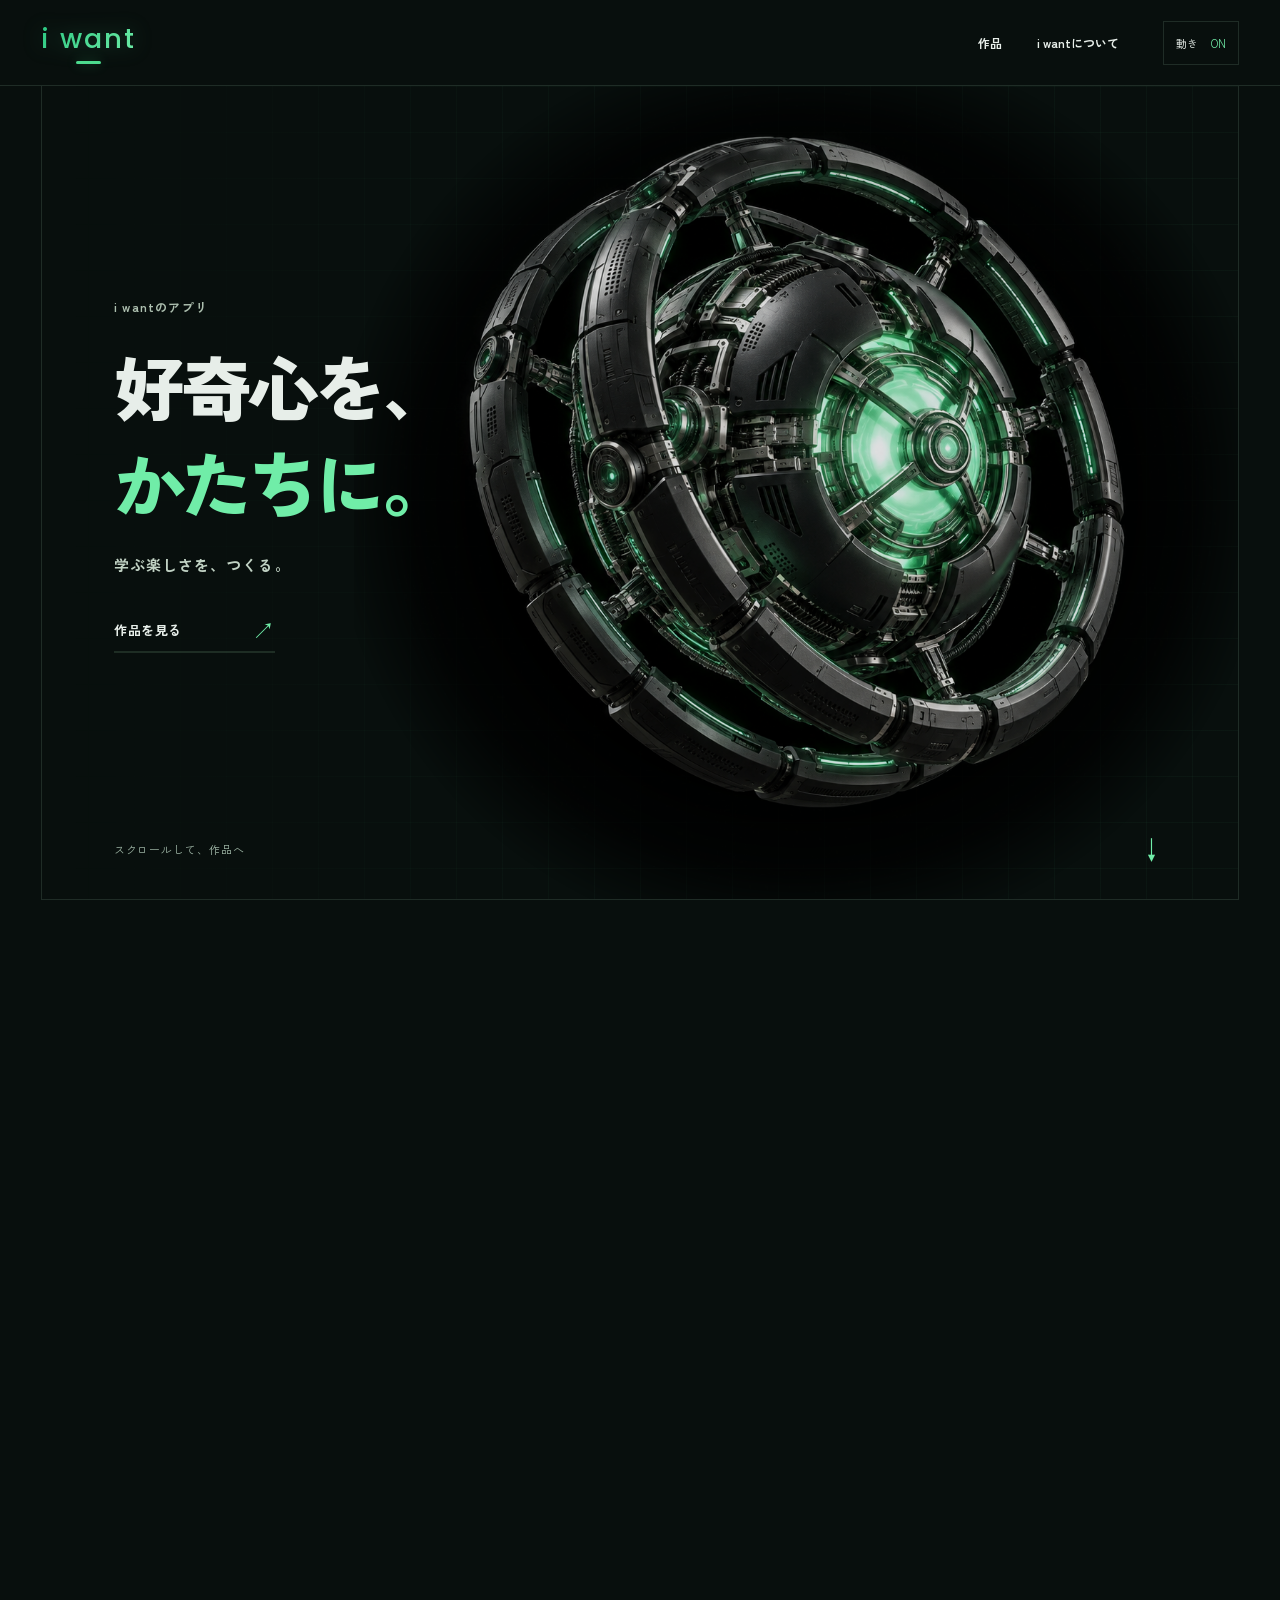
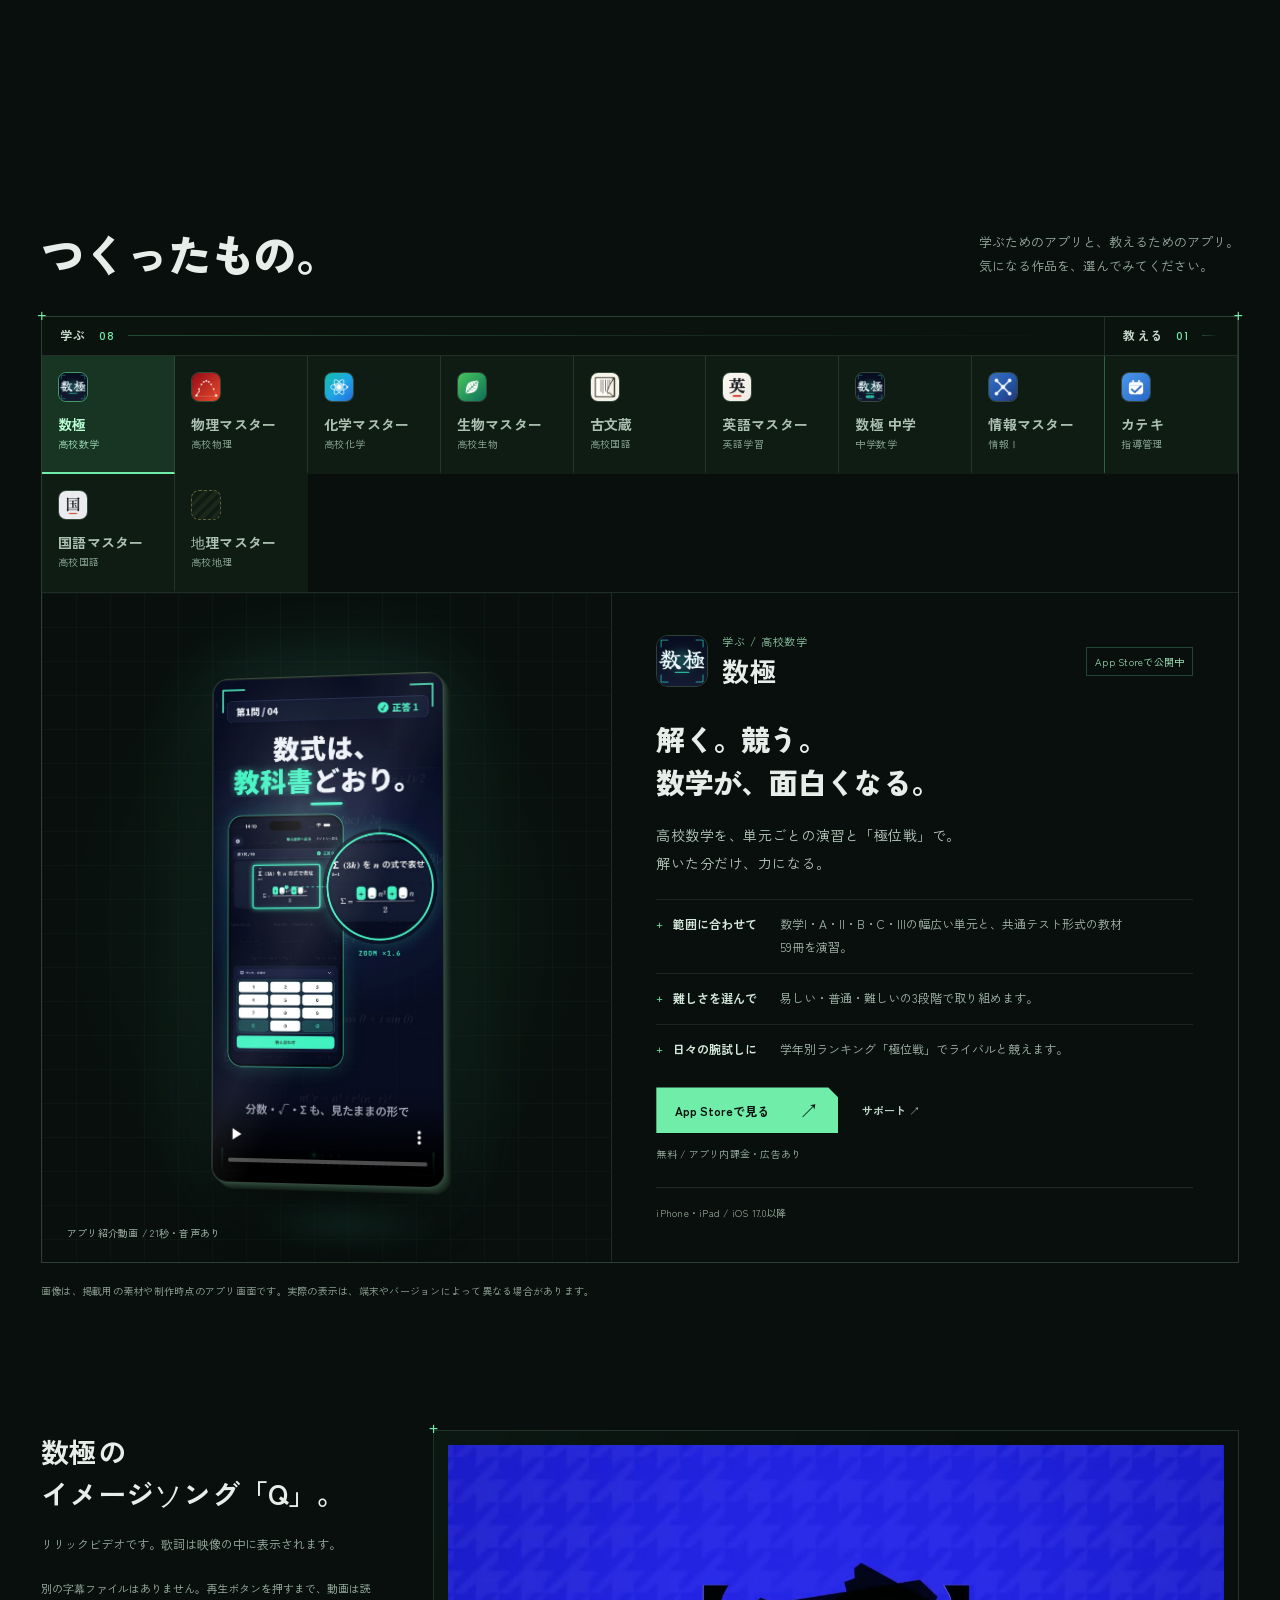
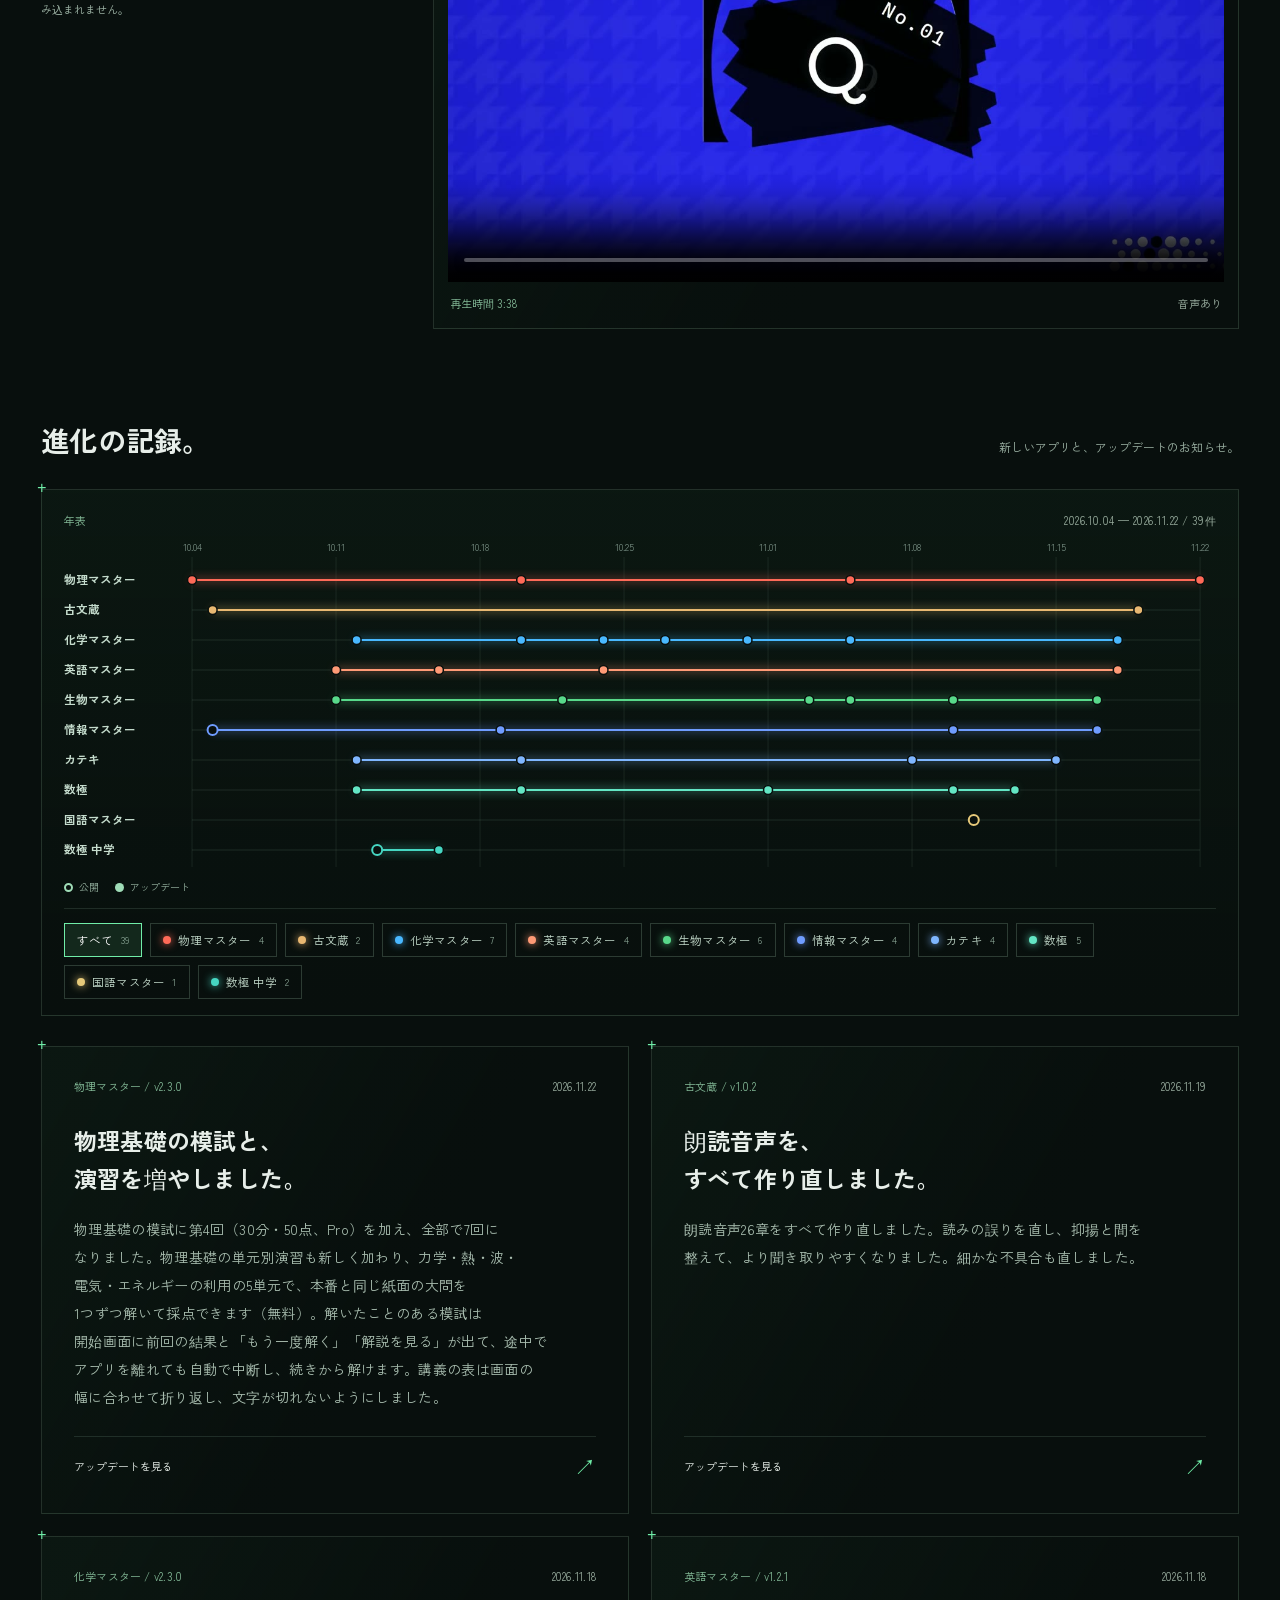
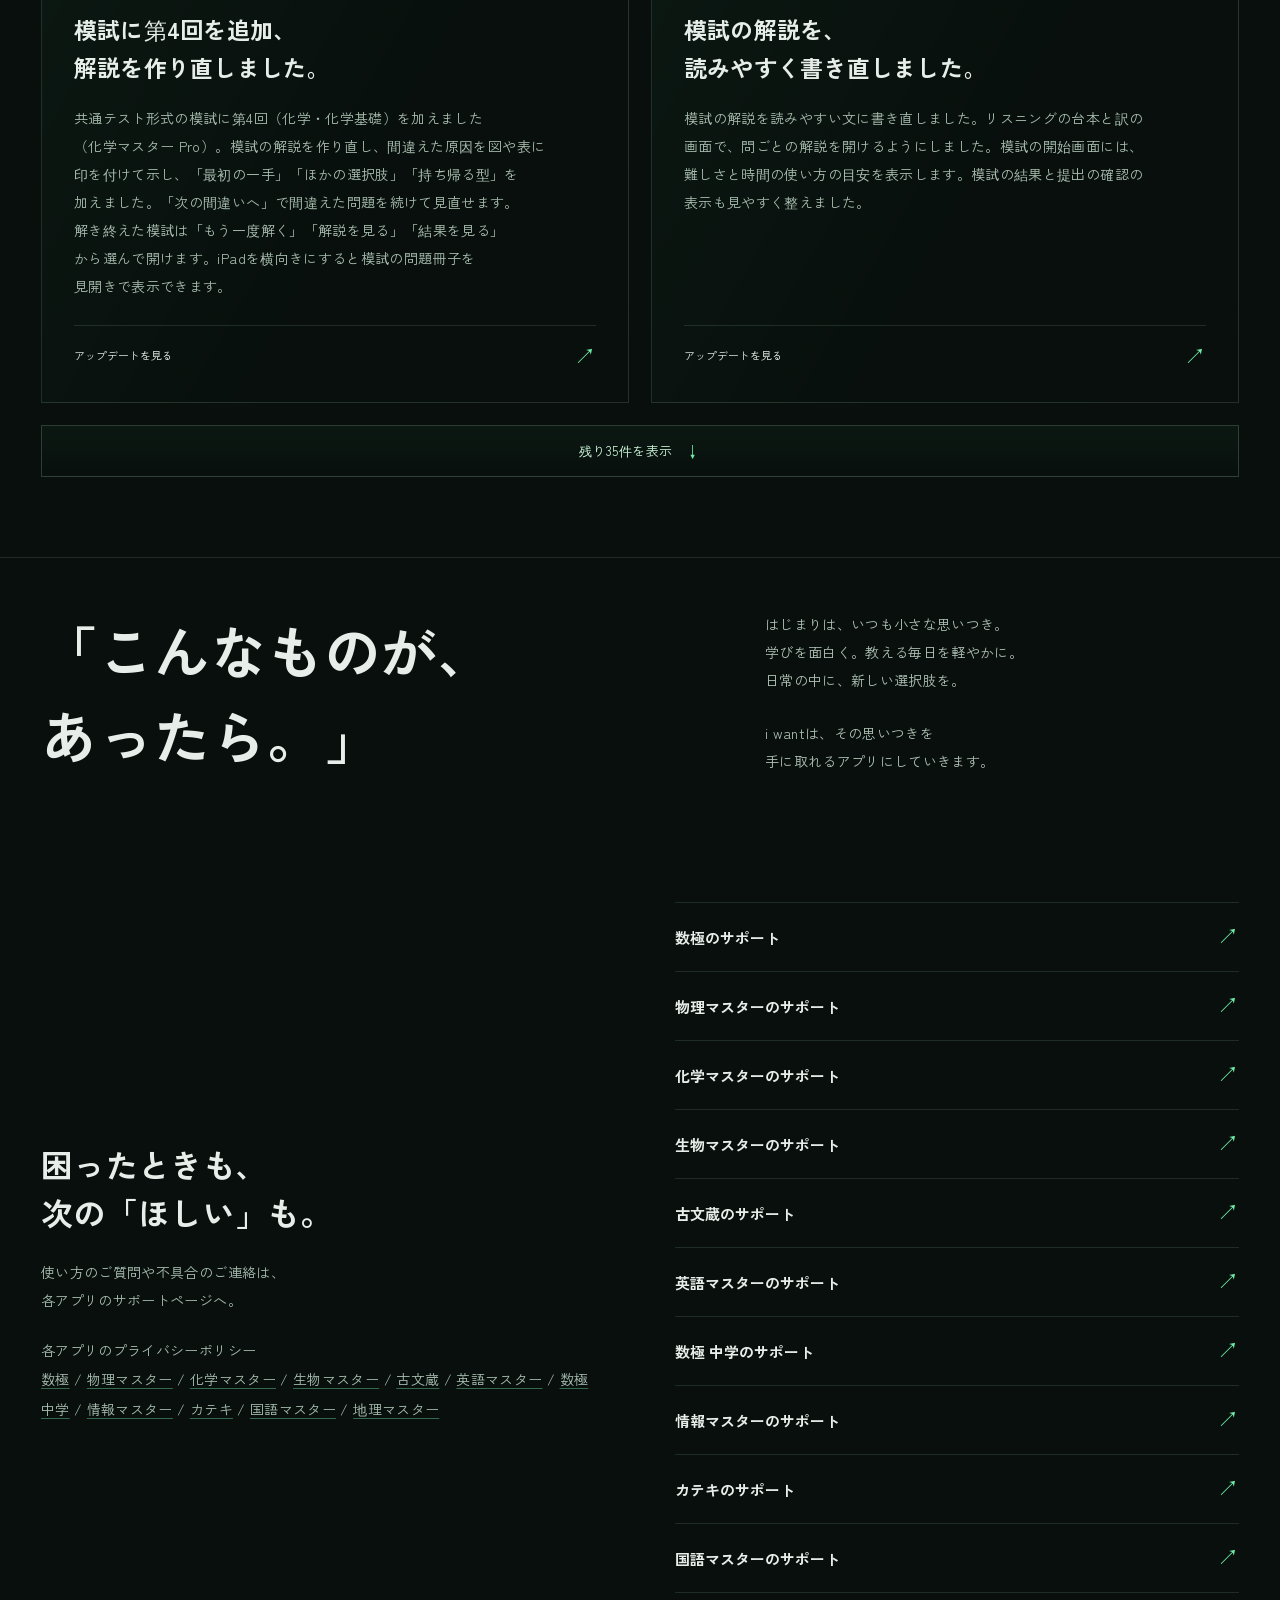
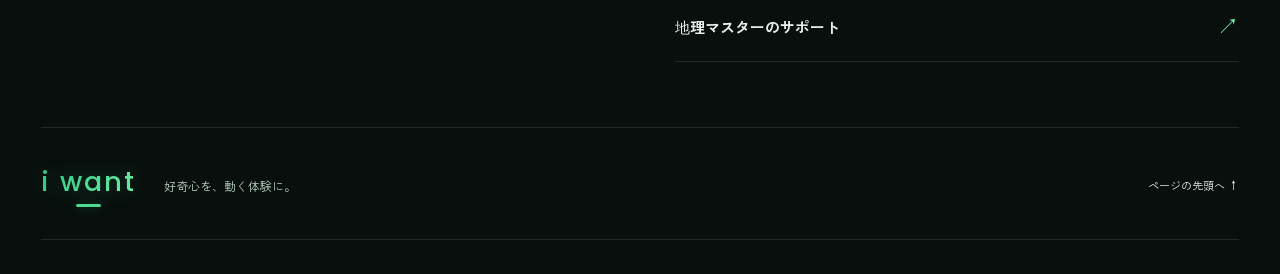
<file: index.html>
<!doctype html>
<html lang="ja"><head><meta charset="utf-8"><meta name="viewport" content="width=device-width,initial-scale=1"><meta name="theme-color" content="#080f0d"><meta name="google-site-verification" content="LHRJYdWggRI36rBBWOzhjMRwXJAJJ2Lx0twkVFOkK7A"><title>i want — 好奇心を、かたちに。</title><meta name="description" content="好奇心を、かたちに。i wantがつくる学習アプリと、家庭教師のための指導管理アプリ。"><link rel="canonical" href="https://ottub.github.io/"><meta property="og:type" content="website"><meta property="og:site_name" content="i want"><meta property="og:title" content="i want — 好奇心を、かたちに。"><meta property="og:description" content="好奇心を、かたちに。i wantがつくる学習アプリと、家庭教師のための指導管理アプリ。"><meta property="og:url" content="https://ottub.github.io/"><meta property="og:locale" content="ja_JP"><meta property="og:image" content="https://ottub.github.io/assets/og.png"><meta property="og:image:width" content="1200"><meta property="og:image:height" content="630"><meta property="og:image:alt" content="i want のロゴと「好奇心を、かたちに。」の文字、緑に光る球体の画像"><meta name="twitter:card" content="summary_large_image"><link rel="icon" href="favicon.ico" sizes="16x16 32x32 48x48"><link rel="icon" type="image/png" sizes="32x32" href="favicon-iw-32.png"><link rel="apple-touch-icon" sizes="180x180" href="apple-touch-icon.png"><link rel="stylesheet" href="style.css"><link rel="stylesheet" href="lower.css"><link rel="stylesheet" href="refined.css"><link rel="stylesheet" href="typography.css"><link rel="stylesheet" href="apps.css"><link rel="stylesheet" href="live-core.css"><link rel="stylesheet" href="reveal.css"><link rel="stylesheet" href="hero.css"><link rel="stylesheet" href="song.css"><link rel="stylesheet" href="fx.css"><link rel="preload" href="assets/ZenKakuGothicNew-Black.woff2" as="font" type="font/woff2" crossorigin><script type="application/ld+json">{"@context":"https://schema.org","@graph":[{"@type":"WebSite","@id":"https://ottub.github.io/#website","name":"i want","url":"https://ottub.github.io/","inLanguage":"ja"},{"@type":"Organization","@id":"https://ottub.github.io/#org","name":"i want","url":"https://ottub.github.io/","sameAs":["https://www.instagram.com/iwant_develop","https://www.threads.com/@iwant_develop"]}]}</script></head>
<body>
<a class="skip" href="#works">作品一覧へ移動</a>
<header class="header"><a class="brand" href="#top" aria-label="i want トップへ"><span>i want</span></a><nav aria-label="メインナビゲーション"><a href="#works">作品</a><a href="#about">i wantについて</a></nav><button id="motion" type="button" aria-pressed="true">動き <span>ON</span></button></header>
<main>
<section class="opening" id="top" aria-labelledby="hero-title"><div class="opening-stage">
<div class="opening-grid" aria-hidden="true"></div>
<div class="core-object" aria-hidden="true"><img src="assets/core.png" width="1536" height="1536" alt="" fetchpriority="high"></div>
<div class="core-flare" aria-hidden="true"></div>
<div class="opening-copy"><p>i wantのアプリ</p><h1 id="hero-title">好奇心を、<br><em>かたちに。</em></h1><p class="opening-description">学ぶ楽しさを、つくる。</p><a href="#works" class="text-cta">作品を見る <span>↗</span></a></div>
<p class="scroll-invitation">スクロールして、作品へ <span aria-hidden="true">↓</span></p>
<div class="collection-preview" inert aria-hidden="true"><h2>学ぶ人にも、教える人にも。</h2><div class="collection-cards">
<a href="#works" data-project="0" class="collection-card"><div class="card-preview"><img src="assets/sugoku-screen.png" alt="" width="1284" height="2778"></div><div class="card-title"><img src="assets/sugoku-icon.png" alt="" width="38" height="38"><span>数極<small>高校数学</small></span><b>↗</b></div></a>
<a href="#works" data-project="1" class="collection-card"><div class="card-preview"><img src="assets/physics-screen.png" alt="" width="1206" height="2622"></div><div class="card-title"><img src="assets/physics-icon.png" alt="" width="38" height="38"><span>物理マスター<small>高校物理</small></span><b>↗</b></div></a>
<a href="#works" data-project="4" class="collection-card"><div class="card-preview"><img src="assets/kobunzo-screen.jpg" alt="" width="600" height="1298"></div><div class="card-title"><img src="assets/kobunzo-icon.png" alt="" width="38" height="38"><span>古文蔵<small>高校国語</small></span><b>↗</b></div></a>
<a href="#works" class="collection-card more"><div class="card-preview"><div class="more-icons"><img src="assets/chemistry-icon.png" alt="" width="40" height="40"><img src="assets/biology-icon.png" alt="" width="40" height="40"><img src="assets/english-icon.png" alt="" width="40" height="40"></div><ul><li>化学マスター</li><li>生物マスター</li><li>英語マスター</li><li>数極 中学</li><li>情報マスター</li><li>カテキ</li><li>国語マスター</li><li>地理マスター<small>開発中</small></li></ul></div><div class="card-title"><span>ほか8本<small>全11本を見る</small></span><b>↗</b></div></a>
</div><p>カードを選ぶと、その作品の紹介へ。</p></div>
</div></section>
<section class="works" id="works" aria-labelledby="works-title">

<div class="works-heading"><h2 id="works-title">つくったもの。</h2><p>学ぶためのアプリと、教えるためのアプリ。<br>気になる作品を、選んでみてください。</p></div>
<div class="project-console">
<div class="project-nav" id="project-nav">
<div class="project-groups" aria-hidden="true"><span class="group-learn"><i>学ぶ <b>08</b></i></span><span class="group-teach"><i>教える <b>01</b></i></span></div>
<div class="project-tabs" role="tablist" aria-label="作品一覧"><button type="button" role="tab" id="tab-0" aria-selected="true" aria-controls="project-panel" data-select="0"><span class="tab-top"><img src="assets/sugoku-icon.png" alt="" width="28" height="28" loading="lazy"></span><strong>数極</strong><small>高校数学</small></button> <button type="button" role="tab" id="tab-1" aria-selected="false" aria-controls="project-panel" tabindex="-1" data-select="1"><span class="tab-top"><img src="assets/physics-icon.png" alt="" width="28" height="28" loading="lazy"></span><strong>物理マスター</strong><small>高校物理</small></button> <button type="button" role="tab" id="tab-2" aria-selected="false" aria-controls="project-panel" tabindex="-1" data-select="2"><span class="tab-top"><img src="assets/chemistry-icon.png" alt="" width="28" height="28" loading="lazy"></span><strong>化学マスター</strong><small>高校化学</small></button> <button type="button" role="tab" id="tab-3" aria-selected="false" aria-controls="project-panel" tabindex="-1" data-select="3"><span class="tab-top"><img src="assets/biology-icon.png" alt="" width="28" height="28" loading="lazy"></span><strong>生物マスター</strong><small>高校生物</small></button> <button type="button" role="tab" id="tab-4" aria-selected="false" aria-controls="project-panel" tabindex="-1" data-select="4"><span class="tab-top"><img src="assets/kobunzo-icon.png" alt="" width="28" height="28" loading="lazy"></span><strong>古文蔵</strong><small>高校国語</small></button> <button type="button" role="tab" id="tab-5" aria-selected="false" aria-controls="project-panel" tabindex="-1" data-select="5"><span class="tab-top"><img src="assets/english-icon.png" alt="" width="28" height="28" loading="lazy"></span><strong>英語マスター</strong><small>英語学習</small></button> <button type="button" role="tab" id="tab-6" aria-selected="false" aria-controls="project-panel" tabindex="-1" data-select="6"><span class="tab-top"><img src="assets/junior-icon.png" alt="" width="28" height="28" loading="lazy"></span><strong>数極 中学</strong><small>中学数学</small></button> <button type="button" role="tab" id="tab-7" aria-selected="false" aria-controls="project-panel" tabindex="-1" data-select="7"><span class="tab-top"><img src="assets/informatics-icon.png" alt="" width="28" height="28" loading="lazy"></span><strong>情報マスター</strong><small>情報Ⅰ</small></button> <button type="button" role="tab" id="tab-8" aria-selected="false" aria-controls="project-panel" tabindex="-1" data-select="8"><span class="tab-top"><img src="assets/kateki-icon.png" alt="" width="28" height="28" loading="lazy"></span><strong>カテキ</strong><small>指導管理</small></button> <button type="button" role="tab" id="tab-9" aria-selected="false" aria-controls="project-panel" tabindex="-1" data-select="9"><span class="tab-top"><img src="assets/kokugo-icon.png" alt="" width="28" height="28" loading="lazy"></span><strong>国語マスター</strong><small>高校国語</small></button> <button type="button" role="tab" id="tab-10" aria-selected="false" aria-controls="project-panel" tabindex="-1" data-select="10"><span class="tab-top"><i class="tab-ph" aria-hidden="true"></i></span><strong>地理マスター</strong><small>高校地理</small></button></div>
</div>
<p class="project-swipe" aria-hidden="true">左右にスクロールして、ほかの作品へ <span>→</span></p>
<div id="project-panel" role="tabpanel" aria-labelledby="tab-0" tabindex="0">
<div class="project-art"><div class="screen-display"><button type="button" id="screen-open" aria-label="数極の画像を拡大" hidden><img id="product-screen" src="assets/sugoku-screen.png" alt="数極の掲載用画像。三角形の図と分数の入力欄を使って正弦定理の問題を解く画面。" width="1284" height="2778" loading="lazy"><span class="zoom-hint">画像を拡大 ↗</span></button><video id="product-video" controls playsinline preload="none" poster="assets/sugoku-intro-poster.jpg" width="886" height="1920" aria-label="数極の紹介動画" src="assets/sugoku-intro.mp4"></video></div><div class="dev-visual" id="dev-visual" hidden aria-hidden="true"><span id="dev-visual-text">単語から、<br>共通テストへ。</span><p id="dev-visual-note">英語マスター / 開発中</p></div><span class="art-note" id="screen-note">アプリ紹介動画 / 21秒・音声あり</span></div>
<div class="project-info"><div class="product-top"><img id="product-icon" src="assets/sugoku-icon.png" alt="数極のアプリアイコン" width="54" height="54" loading="lazy"><div><p id="project-kind">学ぶ / 高校数学</p><h3 id="project-name">数極</h3></div><span class="release-badge" id="release-badge">App Storeで公開中</span></div><h4 id="product-headline">解く。競う。<br>数学が、面白くなる。</h4><p id="project-copy">高校数学を、単元ごとの演習と「極位戦」で。<br>解いた分だけ、力になる。</p><ul id="product-features"><li><strong>範囲に合わせて</strong><span>数学I・A・II・B・C・IIIの幅広い単元を演習。</span></li><li><strong>難しさを選んで</strong><span>易しい・普通・難しいの3段階で取り組めます。</span></li><li><strong>日々の腕試しに</strong><span>学年別ランキング「極位戦」でライバルと競えます。</span></li></ul><div class="product-actions"><a class="button" id="store-link" href="https://apps.apple.com/jp/app/%E6%95%B0%E6%A5%B5/id6788627418" target="_blank" rel="noopener noreferrer">App Storeで見る <span aria-hidden="true">↗</span></a><a id="support-link" href="https://ottub.github.io/sugoku/support.html" target="_blank" rel="noopener noreferrer">サポート ↗</a><span id="development-state" hidden>開発中</span></div><p class="price-note" id="price-note">無料 / アプリ内課金・広告あり</p><div class="product-meta"><span id="project-note">iPhone・iPad / iOS 17.0以降</span></div></div></div></div>
<p class="preview-note">画像は、掲載用の素材や制作時点のアプリ画面です。実際の表示は、端末やバージョンによって異なる場合があります。</p>
</section>
<section class="song" id="song" aria-labelledby="song-title"><div class="subsection-heading"><h2 id="song-title">数極の<br>イメージソング「Q」。</h2><p>リリックビデオです。歌詞は映像の中に表示されます。</p></div>
<figure class="song-player"><div class="song-frame"><video controls playsinline preload="none" poster="assets/q-lyric-poster.jpg" width="1280" height="720" aria-label="数極のイメージソング「Q」のリリックビデオ" aria-describedby="song-note"><source src="assets/q-lyric-video.mp4" type="video/mp4"><p>このブラウザでは動画を再生できません。<a href="assets/q-lyric-video.mp4">動画ファイル（MP4）を開く</a></p></video></div><figcaption class="song-meta"><span>再生時間 3:38</span><span>音声あり</span></figcaption></figure>
<p class="song-note" id="song-note">別の字幕ファイルはありません。再生ボタンを押すまで、動画は読み込まれません。</p>
</section>
<section class="updates" id="updates" aria-labelledby="updates-title"><div class="subsection-heading"><h2 id="updates-title">進化の記録。</h2><p>新しいアプリと、アップデートのお知らせ。</p></div><div class="update-grid"><article class="update-card"><div class="update-meta mono"><span>物理マスター / v2.3.0</span><time datetime="2026-11-22">2026.11.22</time></div><h3>物理基礎の模試と、<br>演習を増やしました。</h3><p>物理基礎の模試に第4回（30分・50点、Pro）を加え、全部で7回になりました。物理基礎の単元別演習も新しく加わり、力学・熱・波・電気・エネルギーの利用の5単元で、本番と同じ紙面の大問を1つずつ解いて採点できます（無料）。解いたことのある模試は開始画面に前回の結果と「もう一度解く」「解説を見る」が出て、途中でアプリを離れても自動で中断し、続きから解けます。講義の表は画面の幅に合わせて折り返し、文字が切れないようにしました。</p><a href="https://apps.apple.com/jp/app/%E7%89%A9%E7%90%86%E3%83%9E%E3%82%B9%E3%82%BF%E3%83%BC/id6796362607" target="_blank" rel="noopener noreferrer">アップデートを見る <span>↗</span></a></article><article class="update-card"><div class="update-meta mono"><span>古文蔵 / v1.0.2</span><time datetime="2026-11-19">2026.11.19</time></div><h3>朗読音声を、<br>すべて作り直しました。</h3><p>朗読音声26章をすべて作り直しました。読みの誤りを直し、抑揚と間を整えて、より聞き取りやすくなりました。細かな不具合も直しました。</p><a href="https://apps.apple.com/jp/app/%E5%8F%A4%E6%96%87%E8%94%B5/id6811652501" target="_blank" rel="noopener noreferrer">アップデートを見る <span>↗</span></a></article><article class="update-card"><div class="update-meta mono"><span>化学マスター / v2.3.0</span><time datetime="2026-11-18">2026.11.18</time></div><h3>模試に第4回を追加、<br>解説を作り直しました。</h3><p>共通テスト形式の模試に第4回（化学・化学基礎）を加えました（化学マスター Pro）。模試の解説を作り直し、間違えた原因を図や表に印を付けて示し、「最初の一手」「ほかの選択肢」「持ち帰る型」を加えました。「次の間違いへ」で間違えた問題を続けて見直せます。解き終えた模試は「もう一度解く」「解説を見る」「結果を見る」から選んで開けます。iPadを横向きにすると模試の問題冊子を見開きで表示できます。</p><a href="https://apps.apple.com/jp/app/%E5%8C%96%E5%AD%A6%E3%83%9E%E3%82%B9%E3%82%BF%E3%83%BC/id6788745347" target="_blank" rel="noopener noreferrer">アップデートを見る <span>↗</span></a></article><article class="update-card"><div class="update-meta mono"><span>英語マスター / v1.2.1</span><time datetime="2026-11-18">2026.11.18</time></div><h3>模試の解説を、<br>読みやすく書き直しました。</h3><p>模試の解説を読みやすい文に書き直しました。リスニングの台本と訳の画面で、問ごとの解説を開けるようにしました。模試の開始画面には、難しさと時間の使い方の目安を表示します。模試の結果と提出の確認の表示も見やすく整えました。</p><a href="https://apps.apple.com/jp/app/%E8%8B%B1%E8%AA%9E%E3%83%9E%E3%82%B9%E3%82%BF%E3%83%BC/id6816360716" target="_blank" rel="noopener noreferrer">アップデートを見る <span>↗</span></a></article><article class="update-card"><div class="update-meta mono"><span>生物マスター / v2.1.4</span><time datetime="2026-11-17">2026.11.17</time></div><h3>通し模試に、<br>第4回を追加。</h3><p>共通テストの通し模試に、第4回の「生物」と「生物基礎」を加えました（Pro）。一度解き終えた通し模試と単元別演習は、開くと前回の結果が表示され、「もう一度解く」「解説を見る」「結果を見る」から選べるようになりました。</p><a href="https://apps.apple.com/jp/app/%E7%94%9F%E7%89%A9%E3%83%9E%E3%82%B9%E3%82%BF%E3%83%BC/id6796595184" target="_blank" rel="noopener noreferrer">アップデートを見る <span>↗</span></a></article><article class="update-card"><div class="update-meta mono"><span>情報マスター / v1.1.1</span><time datetime="2026-11-17">2026.11.17</time></div><h3>解いた模試を、<br>結果から開き直せるように。</h3><p>一度解いた60分模試・単元演習・大問型セットを開くと、前回の結果から「もう一度解く」「解説を見る」「結果を見る」を選べるようになりました。解説の「問題を見る」を画面の上に移し、問題冊子を全画面で開くようにしました。模試の解説では、正答とあなたの答えに問題冊子と同じ番号を付けました。</p><a href="https://apps.apple.com/jp/app/%E6%83%85%E5%A0%B1%E3%83%9E%E3%82%B9%E3%82%BF%E3%83%BC/id6818530141" target="_blank" rel="noopener noreferrer">アップデートを見る <span>↗</span></a></article><article class="update-card"><div class="update-meta mono"><span>カテキ / v1.2.8</span><time datetime="2026-11-15">2026.11.15</time></div><h3>報告を、<br>Googleドライブへ自動保存。</h3><p>「報告をAIに渡す」に、Googleドライブへの自動保存を追加しました。Googleドライブにつなぐと、指導記録を保存するたびに、マイドライブの「カテキ」フォルダにある報告のファイルを書き直します。会社ごとの「今すぐ保存」で、その場でGoogleドライブに保存することもできます。</p><a href="https://apps.apple.com/jp/app/%E3%82%AB%E3%83%86%E3%82%AD/id6789912177" target="_blank" rel="noopener noreferrer">アップデートを見る <span>↗</span></a></article><article class="update-card"><div class="update-meta mono"><span>数極 / v2.3.1</span><time datetime="2026-11-13">2026.11.13</time></div><h3>復習が便利に、<br>通し模試は第6回に。</h3><p>間違えた問題を自動で記録し、「最近間違えた問題」から解き直せるようにしました。日をあけて出し直す「今日の復習」と、弱点の単元をまとめた「克服中の単元」、共通テストで落とした小問の一覧も追加。共通テスト対策の通し模試には第6回（数学Ⅰ・A／数学Ⅱ・B・C）を加え、成績カードからは大問・小問ごとの得点や点数の推移が見られます。iPadの横向きでは冊子を見開きで表示します。</p><a href="https://apps.apple.com/jp/app/%E6%95%B0%E6%A5%B5/id6788627418" target="_blank" rel="noopener noreferrer">アップデートを見る <span>↗</span></a></article><article class="update-card"><div class="update-meta mono"><span>国語マスター / v1.0</span><time datetime="2026-11-11">2026.11.11</time></div><h3>国語マスターを、<br>公開しました。</h3><a href="https://apps.apple.com/jp/app/%E5%9B%BD%E8%AA%9E%E3%83%9E%E3%82%B9%E3%82%BF%E3%83%BC/id6832473283" target="_blank" rel="noopener noreferrer">App Storeで見る <span>↗</span></a></article><article class="update-card"><div class="update-meta mono"><span>数極 / v2.3.0</span><time datetime="2026-11-10">2026.11.10</time></div><h3>キワミが登場。<br>冊子は、広告でも読める。</h3><p>レジェンドスキン「キワミ」を追加しました。12月31日まで、極位戦を1回（10問）最後まで解くともらえます。共通テスト対策では各分野の無料の1冊を先頭に並べ直し、ほかの冊子も動画広告を見ると1冊ごとに7日間読めるようにしました。プランをはじめて購読する方には1週間の無料お試しがあります。</p><a href="https://apps.apple.com/jp/app/%E6%95%B0%E6%A5%B5/id6788627418" target="_blank" rel="noopener noreferrer">アップデートを見る <span>↗</span></a></article><article class="update-card"><div class="update-meta mono"><span>生物マスター / v2.1.3</span><time datetime="2026-11-10">2026.11.10</time></div><h3>画面の戻り方と、<br>冊子を本番らしく。</h3><p>講義から開いた演習の解説で「講義で確認」を使ったあと、前の画面に正しく戻れないことがある不具合を直しました。模試の成績から「模試を受ける」を開いたときの戻り方も修正。模試と単元別演習の問題冊子（PDF）の見出し・書体・帯の色を、本番の紙面にさらに近づけました。</p><a href="https://apps.apple.com/jp/app/%E7%94%9F%E7%89%A9%E3%83%9E%E3%82%B9%E3%82%BF%E3%83%BC/id6796595184" target="_blank" rel="noopener noreferrer">アップデートを見る <span>↗</span></a></article><article class="update-card"><div class="update-meta mono"><span>情報マスター / v1.1.0</span><time datetime="2026-11-10">2026.11.10</time></div><h3>iPadに対応、<br>模試は6回に。</h3><p>iPadに対応し、講義は目次と本文を、演習はプログラムと問題文を左右に並べて表示します。60分模試を3回分追加して全6回に。有料版（買い切り）も用意し、広告が消え、模試の4〜6回目とすべての冊子のPDF保存が使えます。解説と設定からは問題の報告も送れます。</p><a href="https://apps.apple.com/jp/app/%E6%83%85%E5%A0%B1%E3%83%9E%E3%82%B9%E3%82%BF%E3%83%BC/id6818530141" target="_blank" rel="noopener noreferrer">アップデートを見る <span>↗</span></a></article><article class="update-card"><div class="update-meta mono"><span>カテキ / v1.2.7</span><time datetime="2026-11-08">2026.11.08</time></div><h3>キーボードは、<br>なぞって閉じる。</h3><p>入力欄のある画面で、入力部分を上下になぞるとキーボードが閉じるようにしました。指導報告の「下書きを作る」は確認なしで置き換わり、「元に戻す」で元の文に戻せます。AIで作る月次レポートには生徒の名前を入れないようにしました。</p><a href="https://apps.apple.com/jp/app/%E3%82%AB%E3%83%86%E3%82%AD/id6789912177" target="_blank" rel="noopener noreferrer">アップデートを見る <span>↗</span></a></article><article class="update-card"><div class="update-meta mono"><span>化学マスター / v2.2.0</span><time datetime="2026-11-05">2026.11.05</time></div><h3>iPadの「1問ずつ解く」を、<br>作り直しました。</h3><p>iPadの「1問ずつ解く」を作り直しました。横向きでは冊子を見開きで表示し、縦向きでは1ページと下の解答欄で解けます。書き込みの「元に戻す」の不具合や、模試の動きのもたつき、設定から App Store を開いて閉じるとアプリが終了する不具合も直しました。</p><a href="https://apps.apple.com/jp/app/%E5%8C%96%E5%AD%A6%E3%83%9E%E3%82%B9%E3%82%BF%E3%83%BC/id6788745347" target="_blank" rel="noopener noreferrer">アップデートを見る <span>↗</span></a></article>
<article class="update-card"><div class="update-meta mono"><span>生物マスター / v2.1.2</span><time datetime="2026-11-05">2026.11.05</time></div><h3>模試の動きを、<br>なめらかに。</h3><p>模試で時計・ページ送り・書き込みの保存が重なっても、画面の動きがもたつきにくくなりました。設定の「i want のアプリ」から App Store のページを開いて閉じるとアプリが終了してしまうことがある不具合も直しました。</p><a href="https://apps.apple.com/jp/app/%E7%94%9F%E7%89%A9%E3%83%9E%E3%82%B9%E3%82%BF%E3%83%BC/id6796595184" target="_blank" rel="noopener noreferrer">アップデートを見る <span>↗</span></a></article>
<article class="update-card"><div class="update-meta mono"><span>物理マスター / v2.2.0</span><time datetime="2026-11-05">2026.11.05</time></div><h3>模試を6回に、<br>画面をそろえました。</h3><p>物理の模試に第3回を加え、6回になりました。結果には点数の推移と解答番号ごとの推定正答率が出て、解説は正解・解き方・選択肢ごとの理由の順に読みやすく並べました。「模試」の入口は「共通テスト対策」と「旧帝大対策」の2枚のカードになり、通し模試の問題冊子をPDFで保存できます。iPadの画面配置の見直しと、書き込み・模試の動き・設定まわりの不具合修正も含みます。</p><a href="https://apps.apple.com/jp/app/%E7%89%A9%E7%90%86%E3%83%9E%E3%82%B9%E3%82%BF%E3%83%BC/id6796362607" target="_blank" rel="noopener noreferrer">アップデートを見る <span>↗</span></a></article>
<article class="update-card"><div class="update-meta mono"><span>生物マスター / v2.1.1</span><time datetime="2026-11-03">2026.11.03</time></div><h3>画面をそろえて、<br>iPadも新しく。</h3><p>化学マスター・物理マスターと同じ画面構成にそろえ、iPadの画面も広い画面に合わせた配置に作り直しました。「模試」の入口は「共通テスト対策」と「旧帝大対策」の2枚のカードになり、模試の結果には偏差値（目安）を表示。講義を最後まで読むと「読了」が付きます。</p><a href="https://apps.apple.com/jp/app/%E7%94%9F%E7%89%A9%E3%83%9E%E3%82%B9%E3%82%BF%E3%83%BC/id6796595184" target="_blank" rel="noopener noreferrer">アップデートを見る <span>↗</span></a></article><article class="update-card"><div class="update-meta mono"><span>数極 / v2.2.0</span><time datetime="2026-11-01">2026.11.01</time></div><h3>ミシック枠と、<br>問題の報告。</h3><p>動くプロフィール枠「ミシック」3種を追加し、ショップで各20コインと交換できるようにしました。問題画面の旗のボタンからは、問題文や答えの誤りを報告できます。共通テスト対策では「式と証明・複素数と方程式」の単元別教材を7冊追加し、全15分野・105冊になりました。</p><a href="https://apps.apple.com/jp/app/%E6%95%B0%E6%A5%B5/id6788627418" target="_blank" rel="noopener noreferrer">アップデートを見る <span>↗</span></a></article><article class="update-card"><div class="update-meta mono"><span>化学マスター / v2.1.0</span><time datetime="2026-10-31">2026.10.31</time></div><h3>模試に、<br>共通テスト対策を。</h3><p>「模試」に「共通テスト対策」を加え、本番と同じ紙面の大問46大問・245問をすべて無料で収録しました。単元別演習は1問ごとに答えと解説を確認でき、解いた回の得点・偏差値や、成績の「偏差値の推移」「得意・苦手の単元」も見られます。</p><a href="https://apps.apple.com/jp/app/%E5%8C%96%E5%AD%A6%E3%83%9E%E3%82%B9%E3%82%BF%E3%83%BC/id6788745347" target="_blank" rel="noopener noreferrer">アップデートを見る <span>↗</span></a></article><article class="update-card"><div class="update-meta mono"><span>化学マスター / v2.0.7</span><time datetime="2026-10-27">2026.10.27</time></div><h3>iPadで固まる、<br>不具合を修正。</h3><p>iPadで「解く」から問題を始めると、画面が固まることがある不具合を修正しました。</p><a href="https://apps.apple.com/jp/app/%E5%8C%96%E5%AD%A6%E3%83%9E%E3%82%B9%E3%82%BF%E3%83%BC/id6788745347" target="_blank" rel="noopener noreferrer">アップデートを見る <span>↗</span></a></article><article class="update-card"><div class="update-meta mono"><span>化学マスター / v2.0.6</span><time datetime="2026-10-24">2026.10.24</time></div><h3>模試の結果が、<br>見えるように。</h3><p>共通テスト形式の模試の結果に、推定平均点・偏差値・推移を表示。周期表は118元素すべてに対応し、『解く』画面と体験ラボも作り直しました。</p><a href="https://apps.apple.com/jp/app/%E5%8C%96%E5%AD%A6%E3%83%9E%E3%82%B9%E3%82%BF%E3%83%BC/id6788745347" target="_blank" rel="noopener noreferrer">アップデートを見る <span>↗</span></a></article><article class="update-card"><div class="update-meta mono"><span>英語マスター / v1.1</span><time datetime="2026-10-24">2026.10.24</time></div><h3>全訳に、<br>解説を。</h3><p>リーディングの通し模試に第3〜5回を追加。全訳の各設問に、選択肢ごとの正誤と根拠の一文を示す解説を付けました。</p><a href="https://apps.apple.com/jp/app/%E8%8B%B1%E8%AA%9E%E3%83%9E%E3%82%B9%E3%82%BF%E3%83%BC/id6816360716" target="_blank" rel="noopener noreferrer">アップデートを見る <span>↗</span></a></article><article class="update-card"><div class="update-meta mono"><span>生物マスター / v2.1.0</span><time datetime="2026-10-22">2026.10.22</time></div><h3>共通テスト模試を、<br>3回分に。</h3><p>共通テスト模試の第2回・第3回を追加し、第1回を新しい大問に差し替えました。模試の成績と、開いてすぐ解けるドパモードも追加しました。</p><a href="https://apps.apple.com/jp/app/%E7%94%9F%E7%89%A9%E3%83%9E%E3%82%B9%E3%82%BF%E3%83%BC/id6796595184" target="_blank" rel="noopener noreferrer">アップデートを見る <span>↗</span></a></article><article class="update-card"><div class="update-meta mono"><span>物理マスター / v2.1.0</span><time datetime="2026-10-20">2026.10.20</time></div><h3>旧帝大対策を、<br>追加しました。</h3><p>北大・東北大・東大・名古屋大・京大・阪大・九大の手引き、講義、大問と総合模試を収録。物理基礎の模試、記録の分析、計算ドリルも増やしました。</p><a href="https://apps.apple.com/jp/app/%E7%89%A9%E7%90%86%E3%83%9E%E3%82%B9%E3%82%BF%E3%83%BC/id6796362607" target="_blank" rel="noopener noreferrer">アップデートを見る <span>↗</span></a></article><article class="update-card"><div class="update-meta mono"><span>数極 / v2.1.4</span><time datetime="2026-10-20">2026.10.20</time></div><h3>ミシックアイコンが、<br>登場。</h3><p>声とともに動く新しいアイコン「ミシック」5人（ユキネ・ヒヨリ・ヒナタ・カグヤ・ホクト）を追加しました。霜夜スキンと極みパス Vol.3も登場しました。</p><a href="https://apps.apple.com/jp/app/%E6%95%B0%E6%A5%B5/id6788627418" target="_blank" rel="noopener noreferrer">アップデートを見る <span>↗</span></a></article><article class="update-card"><div class="update-meta mono"><span>化学マスター / v2.0.5</span><time datetime="2026-10-20">2026.10.20</time></div><h3>収録問題を、<br>1,794問に。</h3><p>教科書レベルの問題を新しく作り、収録問題を1,110問から1,794問にしました。一部の問題には、表・エネルギー図・装置図を付けました。</p><a href="https://apps.apple.com/jp/app/%E5%8C%96%E5%AD%A6%E3%83%9E%E3%82%B9%E3%82%BF%E3%83%BC/id6788745347" target="_blank" rel="noopener noreferrer">アップデートを見る <span>↗</span></a></article><article class="update-card"><div class="update-meta mono"><span>カテキ / v1.2.3</span><time datetime="2026-10-20">2026.10.20</time></div><h3>カレンダーを、<br>見やすく。</h3><p>先生のホームのカレンダーの見出しを1行にまとめ、年月や月・週の切り替え、指導日の登録を並べました。生徒の一覧は名前の読みの順になりました。</p><a href="https://apps.apple.com/jp/app/%E3%82%AB%E3%83%86%E3%82%AD/id6789912177" target="_blank" rel="noopener noreferrer">アップデートを見る <span>↗</span></a></article><article class="update-card"><div class="update-meta mono"><span>情報マスター / v1.0.2</span><time datetime="2026-10-19">2026.10.19</time></div><h3>解説シートを、<br>作り直しました。</h3><p>60分模試の1回目の問題を見直しました。解説シートは「結果の表→解説→選択肢の説明」の順に作り直し、間違えたところを確かめやすくしました。</p><a href="https://apps.apple.com/jp/app/%E6%83%85%E5%A0%B1%E3%83%9E%E3%82%B9%E3%82%BF%E3%83%BC/id6818530141" target="_blank" rel="noopener noreferrer">アップデートを見る <span>↗</span></a></article><article class="update-card"><div class="update-meta mono"><span>英語マスター / v1.0.3</span><time datetime="2026-10-16">2026.10.16</time></div><h3>設問別演習を、<br>56題に。</h3><p>リーディングの設問別演習に、第1〜8問それぞれ2題、計16題を追加しました（全56題）。</p><a href="https://apps.apple.com/jp/app/%E8%8B%B1%E8%AA%9E%E3%83%9E%E3%82%B9%E3%82%BF%E3%83%BC/id6816360716" target="_blank" rel="noopener noreferrer">アップデートを見る <span>↗</span></a></article><article class="update-card"><div class="update-meta mono"><span>数極 中学 / v1.0.2</span><time datetime="2026-10-16">2026.10.16</time></div><h3>答えの入力を、<br>桁数に合わせて。</h3><p>答えを入れるマスの数を、答えの桁数に合わせました。方程式の2つの解は小さい順に答えるようにし、極位戦の出題範囲を教科書で習う時期に合わせました。</p><a href="https://apps.apple.com/jp/app/%E6%95%B0%E6%A5%B5-%E4%B8%AD%E5%AD%A6/id6821298365" target="_blank" rel="noopener noreferrer">アップデートを見る <span>↗</span></a></article><article class="update-card"><div class="update-meta mono"><span>数極 中学 / v1.0</span><time datetime="2026-10-13">2026.10.13</time></div><h3>数極 中学を、<br>公開しました。</h3><a href="https://apps.apple.com/jp/app/%E6%95%B0%E6%A5%B5-%E4%B8%AD%E5%AD%A6/id6821298365" target="_blank" rel="noopener noreferrer">App Storeで見る <span>↗</span></a></article><article class="update-card"><div class="update-meta mono"><span>化学マスター / v2.0.3</span><time datetime="2026-10-12">2026.10.12</time></div><h3>模試の解説を、<br>追加しました。</h3><p>共通テスト模試の解説を追加しました。</p><a href="https://apps.apple.com/jp/app/%E5%8C%96%E5%AD%A6%E3%83%9E%E3%82%B9%E3%82%BF%E3%83%BC/id6788745347" target="_blank" rel="noopener noreferrer">アップデートを見る <span>↗</span></a></article><article class="update-card"><div class="update-meta mono"><span>数極 / v2.1.3</span><time datetime="2026-10-12">2026.10.12</time></div><h3>共通テスト教材を、<br>59冊に。</h3><p>数学Ⅰ・Aと数学Ⅱ・B・Cの単元別教材を28冊追加し、計59冊に。両科目の模試を各5回、計10回収録し、教材と模試の図・冊子PDFを作り直しました。</p><a href="https://apps.apple.com/jp/app/%E6%95%B0%E6%A5%B5/id6788627418" target="_blank" rel="noopener noreferrer">アップデートを見る <span>↗</span></a></article><article class="update-card"><div class="update-meta mono"><span>カテキ / v1.2.1</span><time datetime="2026-10-12">2026.10.12</time></div><h3>先生のホームに、<br>今月のカレンダー。</h3><p>画面全体のデザインを新しくし、先生のホームの先頭に今月のカレンダーを表示。授業の詳細と保護者のホームも整えました。</p><a href="https://apps.apple.com/jp/app/%E3%82%AB%E3%83%86%E3%82%AD/id6789912177" target="_blank" rel="noopener noreferrer">アップデートを見る <span>↗</span></a></article><article class="update-card"><div class="update-meta mono"><span>生物マスター / v2.0.0</span><time datetime="2026-10-11">2026.10.11</time></div><h3>模試と単元演習を、<br>追加しました。</h3><p>共通テスト模試と単元別演習を追加しました。模試は生物と生物基礎、単元別演習は全111問です。どちらも無料です。</p><a href="https://apps.apple.com/jp/app/%E7%94%9F%E7%89%A9%E3%83%9E%E3%82%B9%E3%82%BF%E3%83%BC/id6796595184" target="_blank" rel="noopener noreferrer">アップデートを見る <span>↗</span></a></article><article class="update-card"><div class="update-meta mono"><span>英語マスター / v1.0.2</span><time datetime="2026-10-11">2026.10.11</time></div><h3>iPadで、冊子と訳を<br>並べて読めるように。</h3><p>問題冊子は横向きで2頁を並べて表示。全訳・台本も、問題冊子と訳を左右に並べて読めるようになりました。リスニングの通し模試第2・3回と大問別演習30題を追加しました。</p><a href="https://apps.apple.com/jp/app/%E8%8B%B1%E8%AA%9E%E3%83%9E%E3%82%B9%E3%82%BF%E3%83%BC/id6816360716" target="_blank" rel="noopener noreferrer">アップデートを見る <span>↗</span></a></article><article class="update-card"><div class="update-meta mono"><span>古文蔵 / v1.0.1</span><time datetime="2026-10-05">2026.10.05</time></div><h3>古典文法を、<br>12回の講義と72問に。</h3><p>古典文法に助動詞の講義と確認問題を追加。講義12回・確認問題72問になりました。26章に朗読音声を付け、縦書きでは朗読に合わせてページが進みます。</p><a href="https://apps.apple.com/jp/app/%E5%8F%A4%E6%96%87%E8%94%B5/id6811652501" target="_blank" rel="noopener noreferrer">アップデートを見る <span>↗</span></a></article><article class="update-card"><div class="update-meta mono"><span>情報マスター / v1.0</span><time datetime="2026-10-05">2026.10.05</time></div><h3>情報マスターを、<br>公開しました。</h3><a href="https://apps.apple.com/jp/app/%E6%83%85%E5%A0%B1%E3%83%9E%E3%82%B9%E3%82%BF%E3%83%BC/id6818530141" target="_blank" rel="noopener noreferrer">App Storeで見る <span>↗</span></a></article><article class="update-card"><div class="update-meta mono"><span>物理マスター / v2.0.0</span><time datetime="2026-10-04">2026.10.04</time></div><h3>iPadの学び方を、<br>新しく。</h3><p>iPadのホームと章の一覧を刷新。模試の冊子に書き込めるようになりました。電卓は模試の提出後の見直しで使えます。iPhoneの講義はページ送りになりました。</p><a href="https://apps.apple.com/jp/app/%E7%89%A9%E7%90%86%E3%83%9E%E3%82%B9%E3%82%BF%E3%83%BC/id6796362607" target="_blank" rel="noopener noreferrer">アップデートを見る <span>↗</span></a></article></div></section>
<section id="about" class="about" aria-labelledby="about-title"><div class="about-main"><div><h2 id="about-title">「こんなものが、<br>あったら。」</h2></div><div class="about-copy"><p>はじまりは、いつも小さな思いつき。<br>学びを面白く。教える毎日を軽やかに。<br>日常の中に、新しい選択肢を。</p><p>i wantは、その思いつきを<br>手に取れるアプリにしていきます。</p></div></div></section>
<section class="support" id="support" aria-labelledby="support-title"><div class="support-grid"><div><h2 id="support-title">困ったときも、<br>次の「ほしい」も。</h2><p>使い方のご質問や不具合のご連絡は、<br>各アプリのサポートページへ。</p><p class="privacy-links">各アプリのプライバシーポリシー<br><a href="https://ottub.github.io/sugoku/privacy-policy.html" target="_blank" rel="noopener noreferrer">数極</a> / <a href="https://ottub.github.io/physics/privacy.html" target="_blank" rel="noopener noreferrer">物理マスター</a> / <a href="https://ottub.github.io/chemistry/privacy.html" target="_blank" rel="noopener noreferrer">化学マスター</a> / <a href="https://ottub.github.io/biology/privacy.html" target="_blank" rel="noopener noreferrer">生物マスター</a> / <a href="https://ottub.github.io/kobun-zo-site/privacy.html" target="_blank" rel="noopener noreferrer">古文蔵</a> / <a href="https://ottub.github.io/englishmaster/privacy.html" target="_blank" rel="noopener noreferrer">英語マスター</a> / <a href="https://ottub.github.io/sugoku-junior/privacy-policy.html" target="_blank" rel="noopener noreferrer">数極 中学</a> / <a href="https://ottub.github.io/informatics/privacy.html" target="_blank" rel="noopener noreferrer">情報マスター</a> / <a href="https://ottub.github.io/kateki-site/privacy.html" target="_blank" rel="noopener noreferrer">カテキ</a> / <a href="https://ottub.github.io/kokugo/privacy-policy.html" target="_blank" rel="noopener noreferrer">国語マスター</a> / <a href="https://ottub.github.io/geography/privacy.html" target="_blank" rel="noopener noreferrer">地理マスター</a></p></div><div class="support-list"><a href="https://ottub.github.io/sugoku/support.html" target="_blank" rel="noopener noreferrer"><span>数極のサポート</span><b>↗</b></a><a href="https://ottub.github.io/physics/support.html" target="_blank" rel="noopener noreferrer"><span>物理マスターのサポート</span><b>↗</b></a><a href="https://ottub.github.io/chemistry/support.html" target="_blank" rel="noopener noreferrer"><span>化学マスターのサポート</span><b>↗</b></a><a href="https://ottub.github.io/biology/support.html" target="_blank" rel="noopener noreferrer"><span>生物マスターのサポート</span><b>↗</b></a><a href="https://ottub.github.io/kobun-zo-site/support.html" target="_blank" rel="noopener noreferrer"><span>古文蔵のサポート</span><b>↗</b></a><a href="https://ottub.github.io/englishmaster/support.html" target="_blank" rel="noopener noreferrer"><span>英語マスターのサポート</span><b>↗</b></a><a href="https://ottub.github.io/sugoku-junior/support.html" target="_blank" rel="noopener noreferrer"><span>数極 中学のサポート</span><b>↗</b></a><a href="https://ottub.github.io/informatics/support.html" target="_blank" rel="noopener noreferrer"><span>情報マスターのサポート</span><b>↗</b></a><a href="https://ottub.github.io/kateki-site/support.html" target="_blank" rel="noopener noreferrer"><span>カテキのサポート</span><b>↗</b></a><a href="https://ottub.github.io/kokugo/support.html" target="_blank" rel="noopener noreferrer"><span>国語マスターのサポート</span><b>↗</b></a><a href="https://ottub.github.io/geography/support.html" target="_blank" rel="noopener noreferrer"><span>地理マスターのサポート</span><b>↗</b></a></div></div></section>
<footer class="site-footer"><div class="footer-main"><a class="brand" href="#top" aria-label="i want トップへ"><span>i want</span></a><p>好奇心を、動く体験に。</p><a href="#top" class="backtop">ページの先頭へ ↑</a></div><div class="footer-bottom"><span>© 2026 i want</span><nav aria-label="フッターナビゲーション"><a href="#works">作品</a><a href="#updates">更新情報</a><a href="#about">i wantについて</a><a href="#support">サポート</a><a href="https://www.instagram.com/iwant_develop" target="_blank" rel="noopener noreferrer">Instagram ↗</a><a href="https://www.threads.com/@iwant_develop" target="_blank" rel="noopener noreferrer">Threads ↗</a></nav></div></footer>
</main><dialog id="screen-dialog" aria-label="アプリ画像の拡大表示"><div class="image-dialog-top"><p id="image-dialog-label">アプリ画像</p><button type="button" id="screen-close" aria-label="画像を閉じる">閉じる ×</button></div><img id="image-dialog-img" alt=""><p>画像は、掲載用の素材や制作時点のアプリ画面です。実際の表示は、端末やバージョンによって異なる場合があります。</p></dialog><noscript><p class="noscript-note">動きの演出と作品の切り替えには、JavaScriptを有効にしてください。</p></noscript><script src="projects.js"></script><script src="app.js"></script><script src="fx.js"></script><script type="module" src="live-core.js"></script></body></html>
</file>
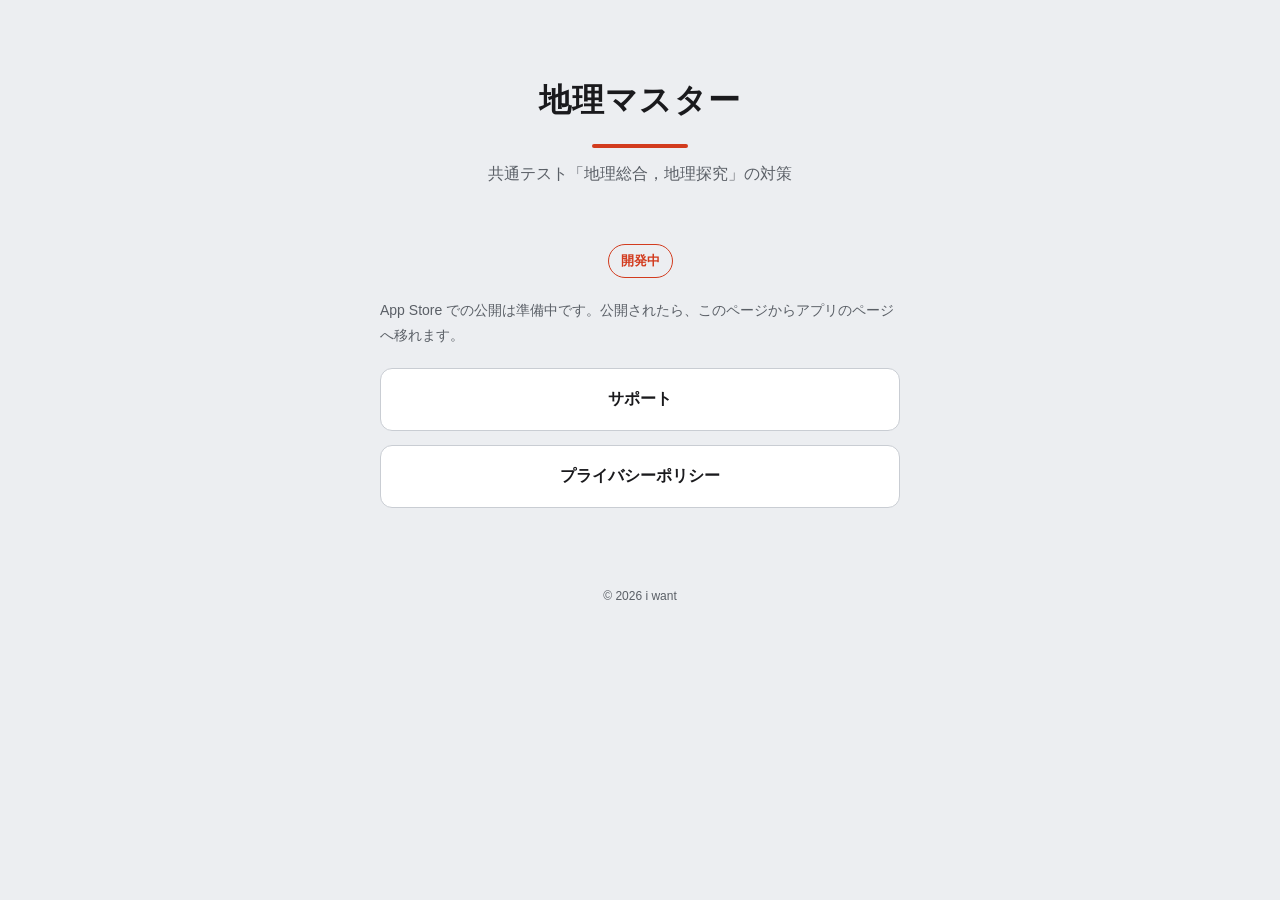
<file: geography/index.html>
<!DOCTYPE html>
<html lang="ja">
<head>
<meta charset="UTF-8">
<meta name="viewport" content="width=device-width, initial-scale=1">
<title>地理マスター</title>
<style>
  :root { --accent:#D23B1E; --bg:#ECEEF1; --fg:#1A1A1D; --muted:#5a5f66; --line:#C9CDD3; --paper:#FFFFFF; }
  @media (prefers-color-scheme: dark) { :root:not([data-theme="light"]) { --bg:#16171B; --fg:#E9EAEE; --muted:#9aa0a8; --line:#2c2f36; --paper:#1f2126; } }
  :root[data-theme="dark"] { --bg:#16171B; --fg:#E9EAEE; --muted:#9aa0a8; --line:#2c2f36; --paper:#1f2126; }
  body { margin:0; font-family:-apple-system,BlinkMacSystemFont,"Hiragino Sans","Segoe UI",sans-serif;
         background:var(--bg); color:var(--fg); line-height:1.8; text-align:center; }
  .hero { padding:72px 24px 48px; }
  .hero h1 { margin:0; font-size:32px; font-weight:700; letter-spacing:.04em; }
  .hero .bar { width:96px; height:4px; border-radius:2px; background:var(--accent); margin:14px auto 0; }
  .hero p { margin:12px 0 0; color:var(--muted); }
  main { max-width:520px; margin:0 auto; padding:8px 24px 40px; }
  .status { display:inline-block; margin:0 0 20px; padding:4px 12px; border:1px solid var(--accent); color:var(--accent); border-radius:999px; font-size:13px; font-weight:600; }
  .note { color:var(--muted); font-size:14px; text-align:left; margin:0 0 20px; }
  a.btn { display:block; margin:14px 0; padding:16px; border:1px solid var(--line); border-radius:12px;
          text-decoration:none; color:var(--fg); font-weight:600; background:var(--paper); }
  a.btn:hover { border-color:var(--accent); }
  footer { color:var(--muted); font-size:12px; padding:24px; }
</style>
</head>
<body>
  <!-- 「開発中」の印は、App Store に出した後に外す -->
  <div class="hero">
    <h1>地理マスター</h1>
    <div class="bar"></div>
    <p>共通テスト「地理総合，地理探究」の対策</p>
  </div>
  <main>
    <span class="status">開発中</span>
    <p class="note">App Store での公開は準備中です。公開されたら、このページからアプリのページへ移れます。</p>
    <a class="btn" href="support.html">サポート</a>
    <a class="btn" href="privacy.html">プライバシーポリシー</a>
  </main>
  <footer>© 2026 i want</footer>
</body>
</html>
</file>
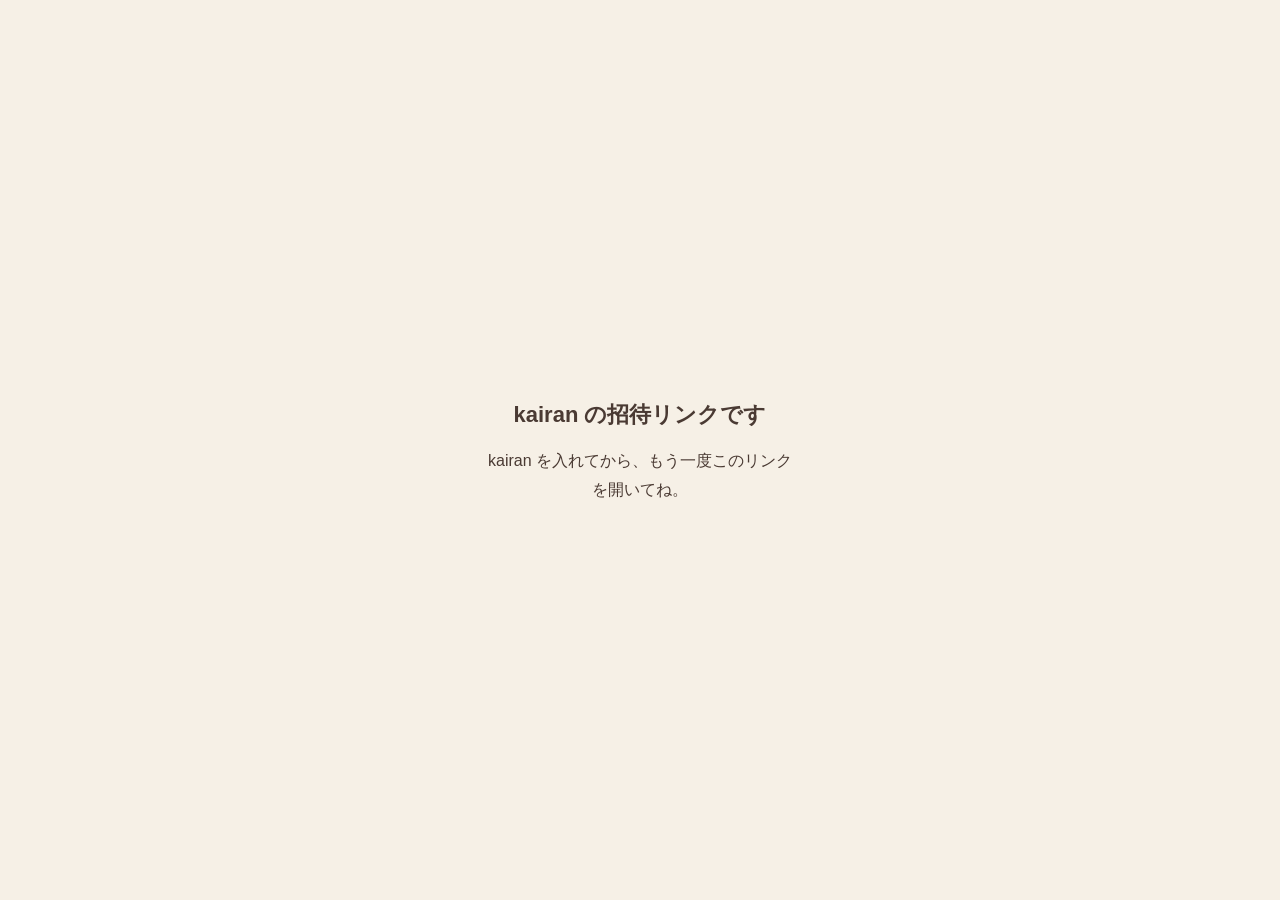
<file: kairan/i/index.html>
<!doctype html>
<html lang="ja">
<head>
<meta charset="utf-8">
<meta name="viewport" content="width=device-width, initial-scale=1">
<meta name="robots" content="noindex">
<meta name="referrer" content="no-referrer">
<title>kairan の招待</title>
<style>
  body { margin: 0; min-height: 100vh; display: grid; place-items: center; background: #f6f0e6; color: #4a3a33;
         font: 16px/1.8 -apple-system, "Hiragino Sans", sans-serif; }
  main { padding: 32px 24px; max-width: 320px; text-align: center; }
  h1 { font-size: 22px; margin: 0 0 12px; }
  p { margin: 0; }
</style>
</head>
<body>
<main>
  <h1>kairan の招待リンクです</h1>
  <p>kairan を入れてから、もう一度このリンクを開いてね。</p>
</main>
</body>
</html>
</file>
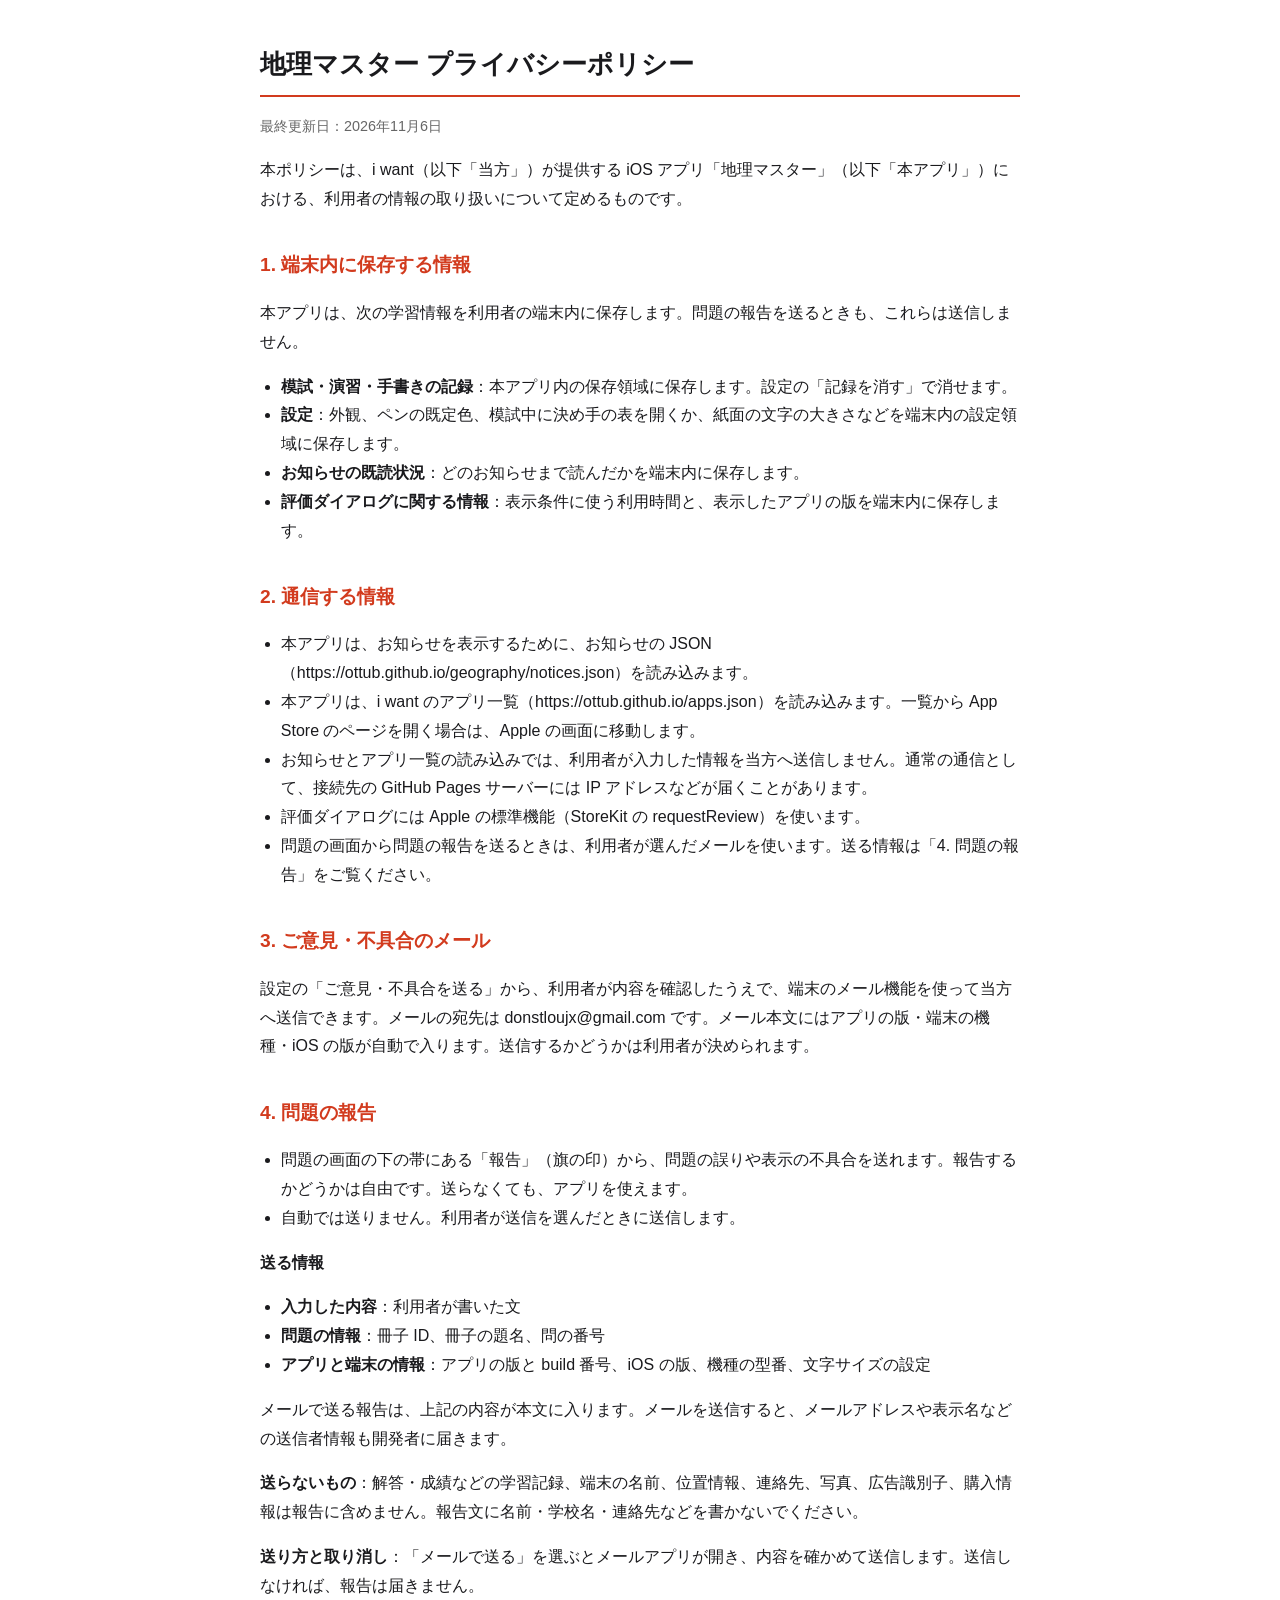
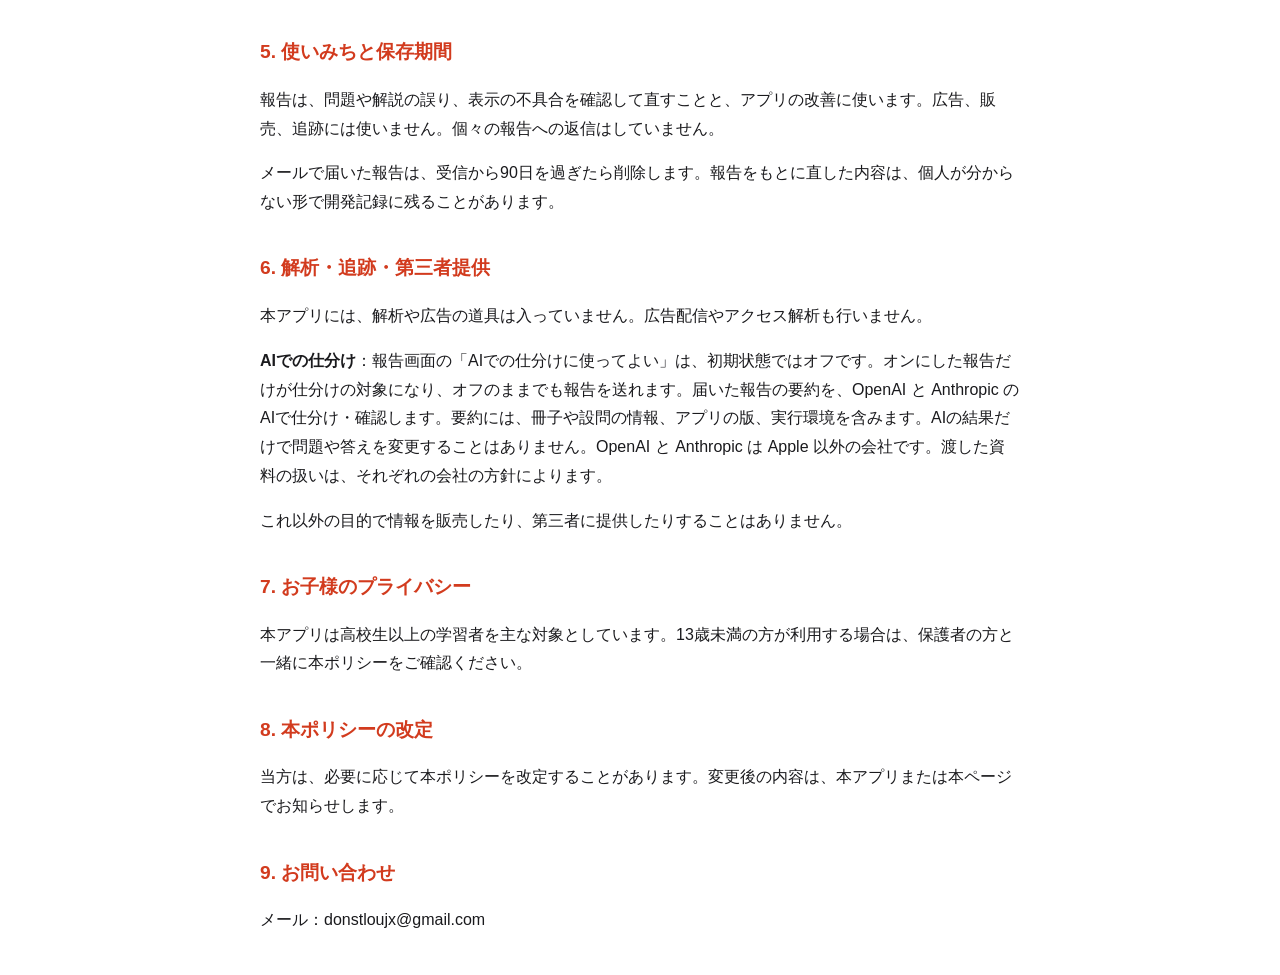
<file: geography/privacy.html>
<!doctype html>
<html lang="ja">
<head>
<meta charset="utf-8">
<meta name="viewport" content="width=device-width, initial-scale=1">
<title>地理マスター プライバシーポリシー</title>
<style>
  body { font-family: -apple-system, "Hiragino Sans", sans-serif; line-height: 1.8; max-width: 760px; margin: 0 auto; padding: 24px; color: #1A1A1D; background: #FFFFFF; }
  h1 { font-size: 1.6em; border-bottom: 2px solid #D23B1E; padding-bottom: 8px; }
  h2 { font-size: 1.2em; margin-top: 1.8em; color: #D23B1E; }
  .updated { color: #666; font-size: 0.9em; }
  strong { color: #1A1A1D; }
  ul { padding-left: 1.3em; }
  a { color: #D23B1E; }
</style>
</head>
<body>
<h1>地理マスター プライバシーポリシー</h1>
<p class="updated">最終更新日：2026年11月6日</p>
<p>本ポリシーは、i want（以下「当方」）が提供する iOS アプリ「地理マスター」（以下「本アプリ」）における、利用者の情報の取り扱いについて定めるものです。</p>

<h2>1. 端末内に保存する情報</h2>
<p>本アプリは、次の学習情報を利用者の端末内に保存します。問題の報告を送るときも、これらは送信しません。</p>
<ul>
  <li><strong>模試・演習・手書きの記録</strong>：本アプリ内の保存領域に保存します。設定の「記録を消す」で消せます。</li>
  <li><strong>設定</strong>：外観、ペンの既定色、模試中に決め手の表を開くか、紙面の文字の大きさなどを端末内の設定領域に保存します。</li>
  <li><strong>お知らせの既読状況</strong>：どのお知らせまで読んだかを端末内に保存します。</li>
  <li><strong>評価ダイアログに関する情報</strong>：表示条件に使う利用時間と、表示したアプリの版を端末内に保存します。</li>
</ul>

<h2>2. 通信する情報</h2>
<ul>
  <li>本アプリは、お知らせを表示するために、お知らせの JSON（https://ottub.github.io/geography/notices.json）を読み込みます。</li>
  <li>本アプリは、i want のアプリ一覧（https://ottub.github.io/apps.json）を読み込みます。一覧から App Store のページを開く場合は、Apple の画面に移動します。</li>
  <li>お知らせとアプリ一覧の読み込みでは、利用者が入力した情報を当方へ送信しません。通常の通信として、接続先の GitHub Pages サーバーには IP アドレスなどが届くことがあります。</li>
  <li>評価ダイアログには Apple の標準機能（StoreKit の requestReview）を使います。</li>
  <li>問題の画面から問題の報告を送るときは、利用者が選んだメールを使います。送る情報は「4. 問題の報告」をご覧ください。</li>
</ul>

<h2>3. ご意見・不具合のメール</h2>
<p>設定の「ご意見・不具合を送る」から、利用者が内容を確認したうえで、端末のメール機能を使って当方へ送信できます。メールの宛先は donstloujx@gmail.com です。メール本文にはアプリの版・端末の機種・iOS の版が自動で入ります。送信するかどうかは利用者が決められます。</p>

<h2>4. 問題の報告</h2>
<ul>
  <li>問題の画面の下の帯にある「報告」（旗の印）から、問題の誤りや表示の不具合を送れます。報告するかどうかは自由です。送らなくても、アプリを使えます。</li>
  <li>自動では送りません。利用者が送信を選んだときに送信します。</li>
</ul>
<p><strong>送る情報</strong></p>
<ul>
  <li><strong>入力した内容</strong>：利用者が書いた文</li>
  <li><strong>問題の情報</strong>：冊子 ID、冊子の題名、問の番号</li>
  <li><strong>アプリと端末の情報</strong>：アプリの版と build 番号、iOS の版、機種の型番、文字サイズの設定</li>
</ul>
<p>メールで送る報告は、上記の内容が本文に入ります。メールを送信すると、メールアドレスや表示名などの送信者情報も開発者に届きます。</p>
<p><strong>送らないもの</strong>：解答・成績などの学習記録、端末の名前、位置情報、連絡先、写真、広告識別子、購入情報は報告に含めません。報告文に名前・学校名・連絡先などを書かないでください。</p>
<p><strong>送り方と取り消し</strong>：「メールで送る」を選ぶとメールアプリが開き、内容を確かめて送信します。送信しなければ、報告は届きません。</p>

<h2>5. 使いみちと保存期間</h2>
<p>報告は、問題や解説の誤り、表示の不具合を確認して直すことと、アプリの改善に使います。広告、販売、追跡には使いません。個々の報告への返信はしていません。</p>
<p>メールで届いた報告は、受信から90日を過ぎたら削除します。報告をもとに直した内容は、個人が分からない形で開発記録に残ることがあります。</p>

<h2>6. 解析・追跡・第三者提供</h2>
<p>本アプリには、解析や広告の道具は入っていません。広告配信やアクセス解析も行いません。</p>
<p><strong>AIでの仕分け</strong>：報告画面の「AIでの仕分けに使ってよい」は、初期状態ではオフです。オンにした報告だけが仕分けの対象になり、オフのままでも報告を送れます。届いた報告の要約を、OpenAI と Anthropic のAIで仕分け・確認します。要約には、冊子や設問の情報、アプリの版、実行環境を含みます。AIの結果だけで問題や答えを変更することはありません。OpenAI と Anthropic は Apple 以外の会社です。渡した資料の扱いは、それぞれの会社の方針によります。</p>
<p>これ以外の目的で情報を販売したり、第三者に提供したりすることはありません。</p>

<h2>7. お子様のプライバシー</h2>
<p>本アプリは高校生以上の学習者を主な対象としています。13歳未満の方が利用する場合は、保護者の方と一緒に本ポリシーをご確認ください。</p>

<h2>8. 本ポリシーの改定</h2>
<p>当方は、必要に応じて本ポリシーを改定することがあります。変更後の内容は、本アプリまたは本ページでお知らせします。</p>

<h2>9. お問い合わせ</h2>
<p>メール：donstloujx@gmail.com</p>
</body>
</html>
</file>
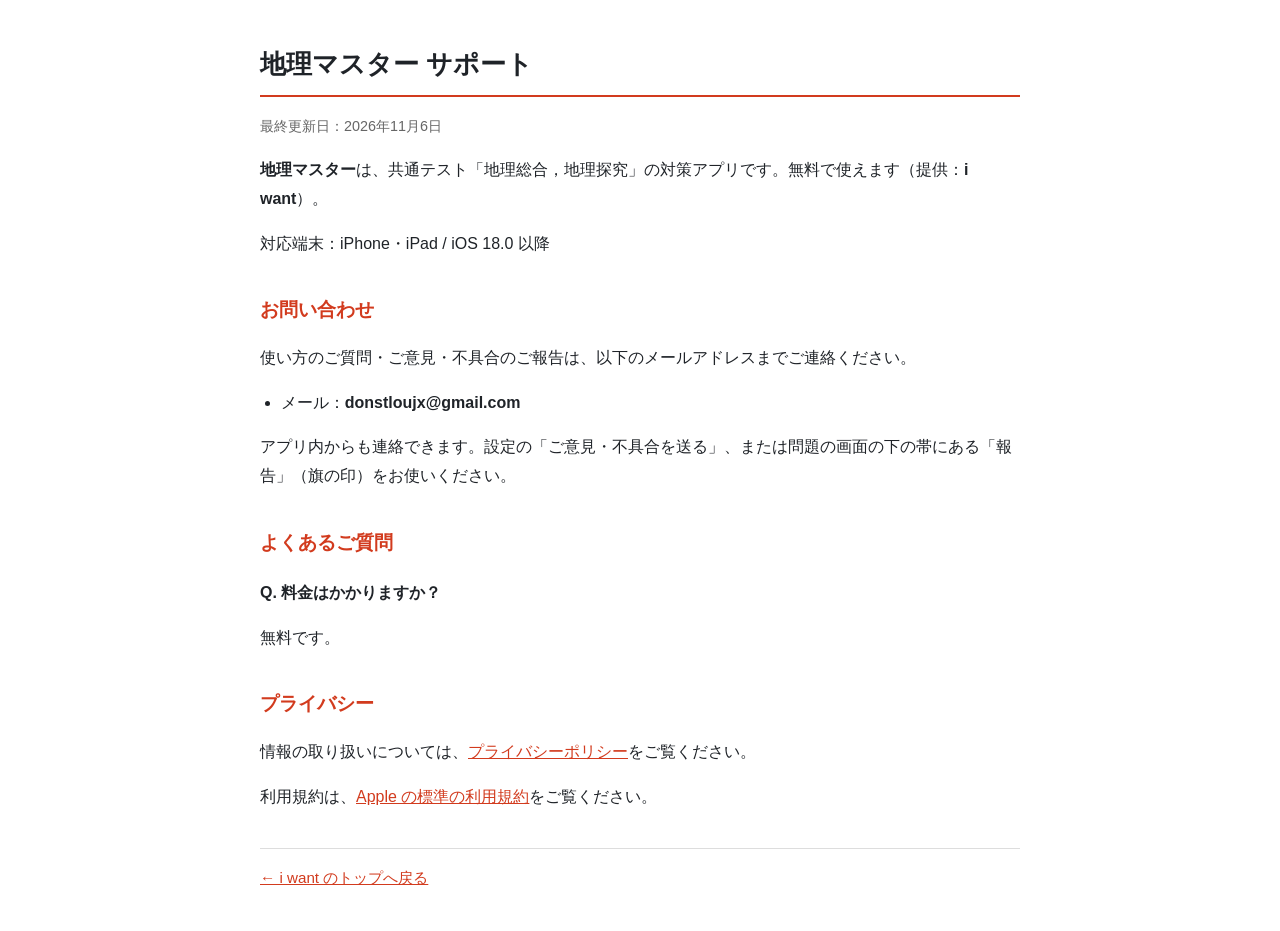
<file: geography/support.html>
<!DOCTYPE html>
<html lang="ja">
<head>
<meta charset="UTF-8">
<meta name="viewport" content="width=device-width, initial-scale=1.0">
<title>地理マスター サポート</title>
<style>
  body { font-family: -apple-system, "Hiragino Sans", sans-serif; line-height: 1.8; max-width: 760px; margin: 0 auto; padding: 24px; color: #1F2328; }
  h1 { font-size: 1.6em; border-bottom: 2px solid #D23B1E; padding-bottom: 8px; }
  h2 { font-size: 1.2em; margin-top: 1.8em; color: #D23B1E; }
  .updated { color: #666; font-size: 0.9em; }
  strong { color: #1F2328; }
  ul { padding-left: 1.3em; }
  a { color: #D23B1E; }
  .faq-q { font-weight: 600; margin-top: 1.2em; }
  /* トップページ（ottub.github.io）から同じタブで来たとき、題名をつないで切り替える */
  @view-transition { navigation:auto; }
  @media (prefers-reduced-motion: reduce) { @view-transition { navigation:none; } }
  h1 { view-transition-name:app-title; }
  .home { margin-top: 2.4em; padding-top: 1em; border-top: 1px solid #ddd; font-size: 0.95em; }
</style>
</head>
<body>
<h1>地理マスター サポート</h1>
<p class="updated">最終更新日：2026年11月6日</p>

<p><strong>地理マスター</strong>は、共通テスト「地理総合，地理探究」の対策アプリです。無料で使えます（提供：<strong>i want</strong>）。</p>
<p>対応端末：iPhone・iPad / iOS 18.0 以降</p>

<h2>お問い合わせ</h2>
<p>使い方のご質問・ご意見・不具合のご報告は、以下のメールアドレスまでご連絡ください。</p>
<ul>
  <li>メール：<strong>donstloujx@gmail.com</strong></li>
</ul>
<p>アプリ内からも連絡できます。設定の「ご意見・不具合を送る」、または問題の画面の下の帯にある「報告」（旗の印）をお使いください。</p>

<h2>よくあるご質問</h2>

<p class="faq-q">Q. 料金はかかりますか？</p>
<p>無料です。</p>

<h2>プライバシー</h2>
<p>情報の取り扱いについては、<a href="privacy.html">プライバシーポリシー</a>をご覧ください。</p>
<p>利用規約は、<a href="https://www.apple.com/legal/internet-services/itunes/dev/stdeula/" target="_blank" rel="noopener noreferrer">Apple の標準の利用規約</a>をご覧ください。</p>

<p class="home"><a href="../">← i want のトップへ戻る</a></p>

</body>
</html>
</file>
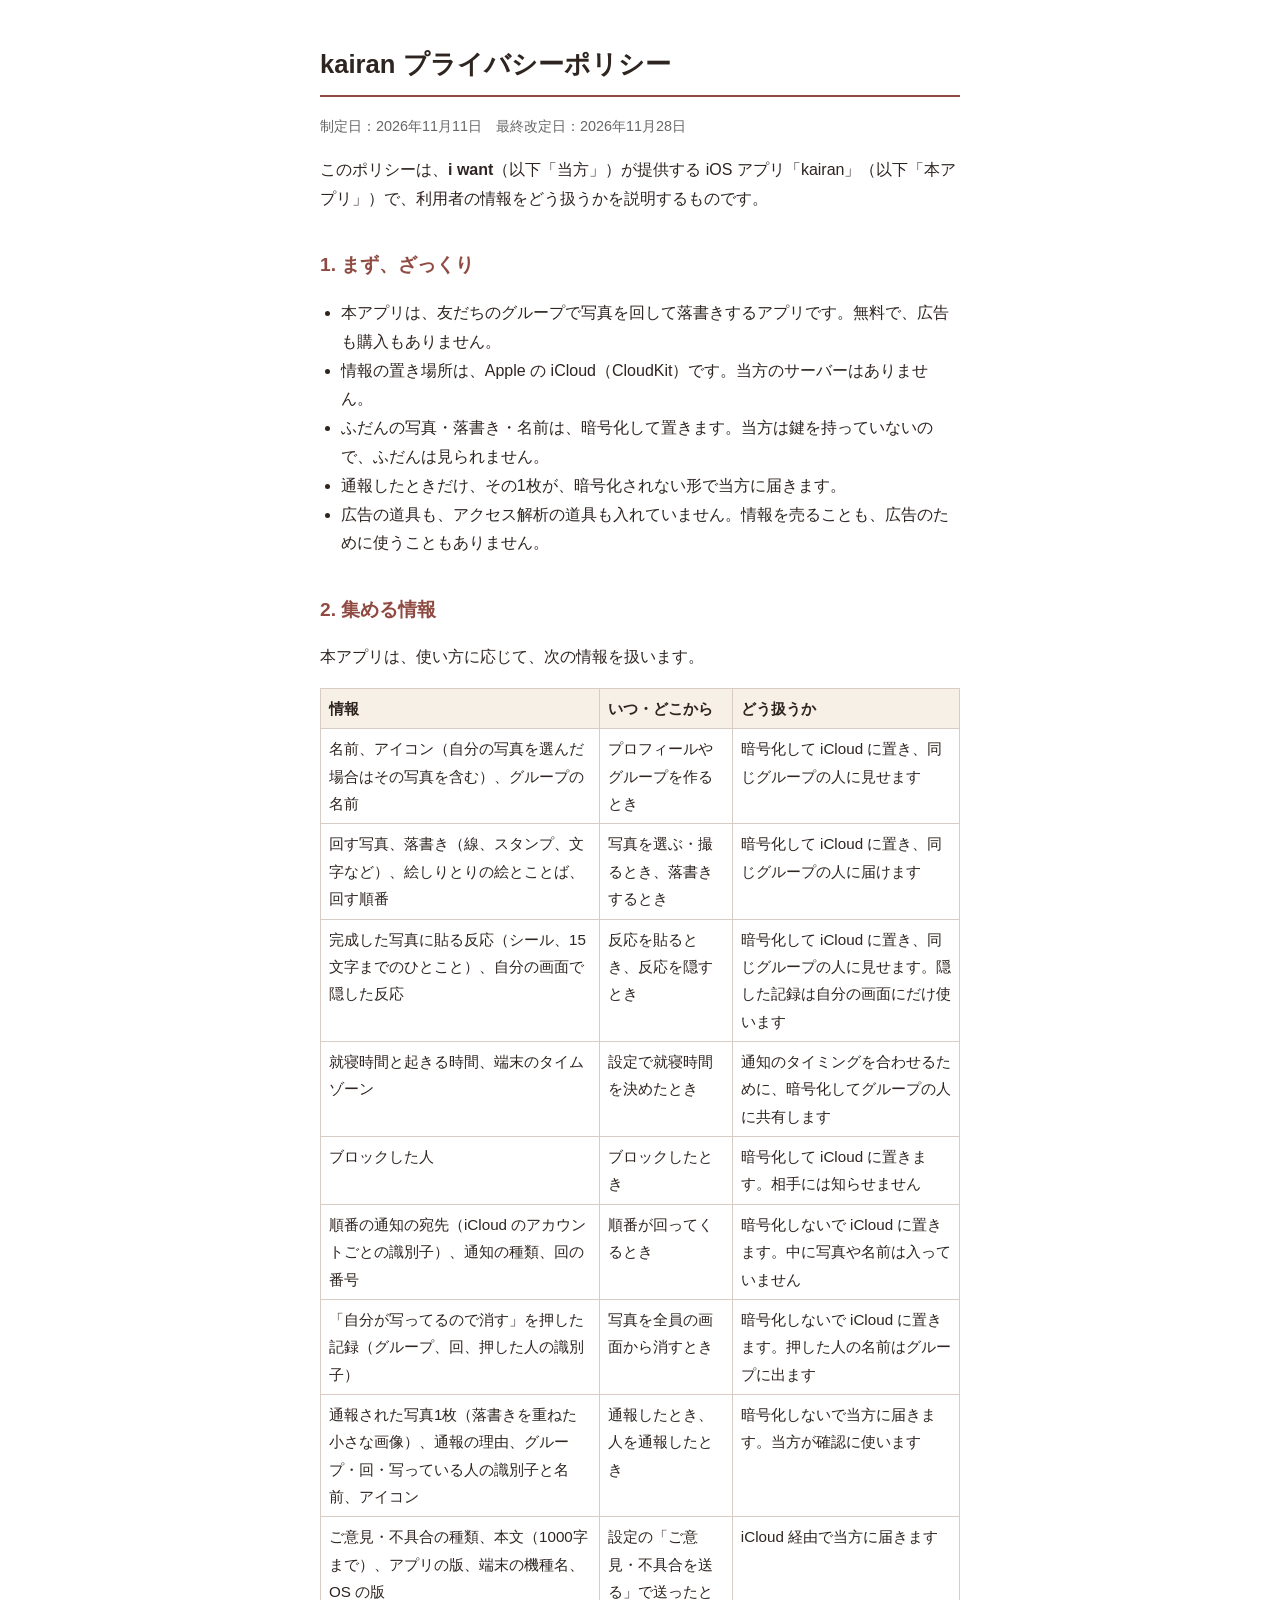
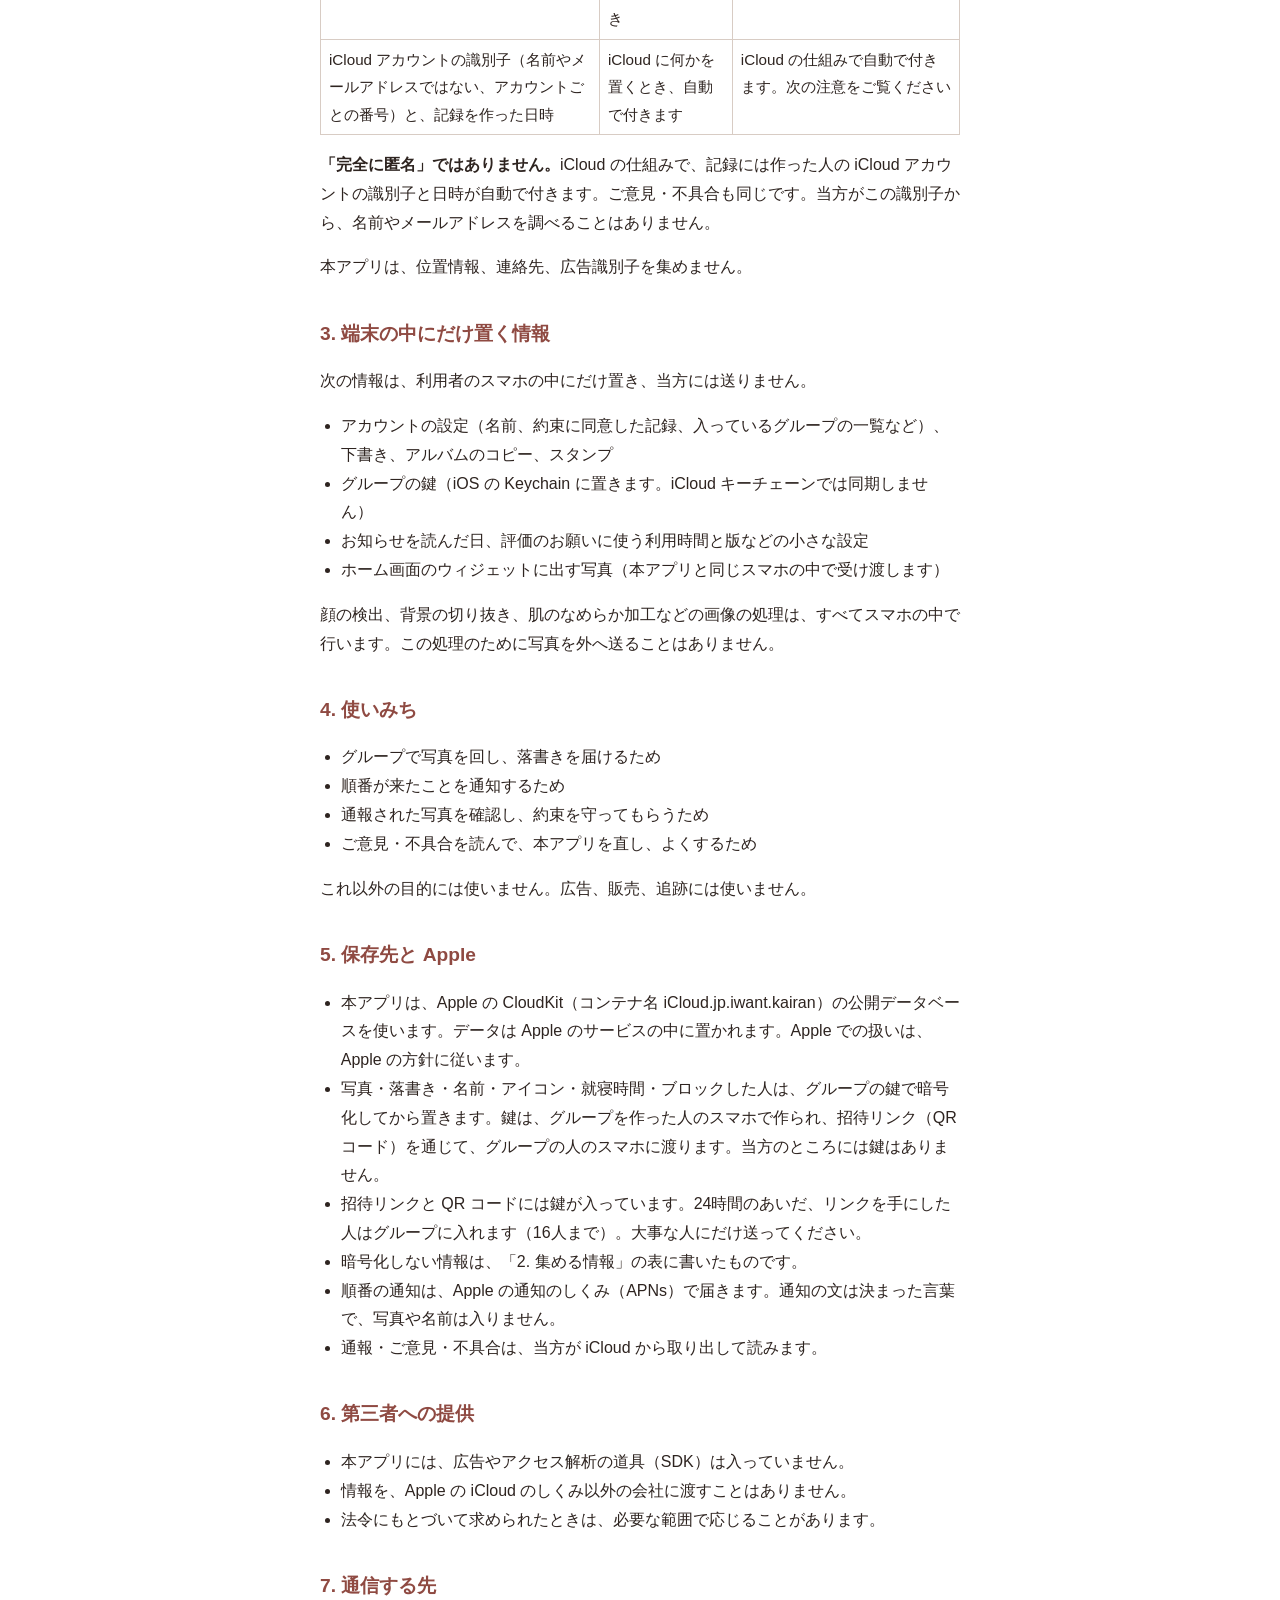
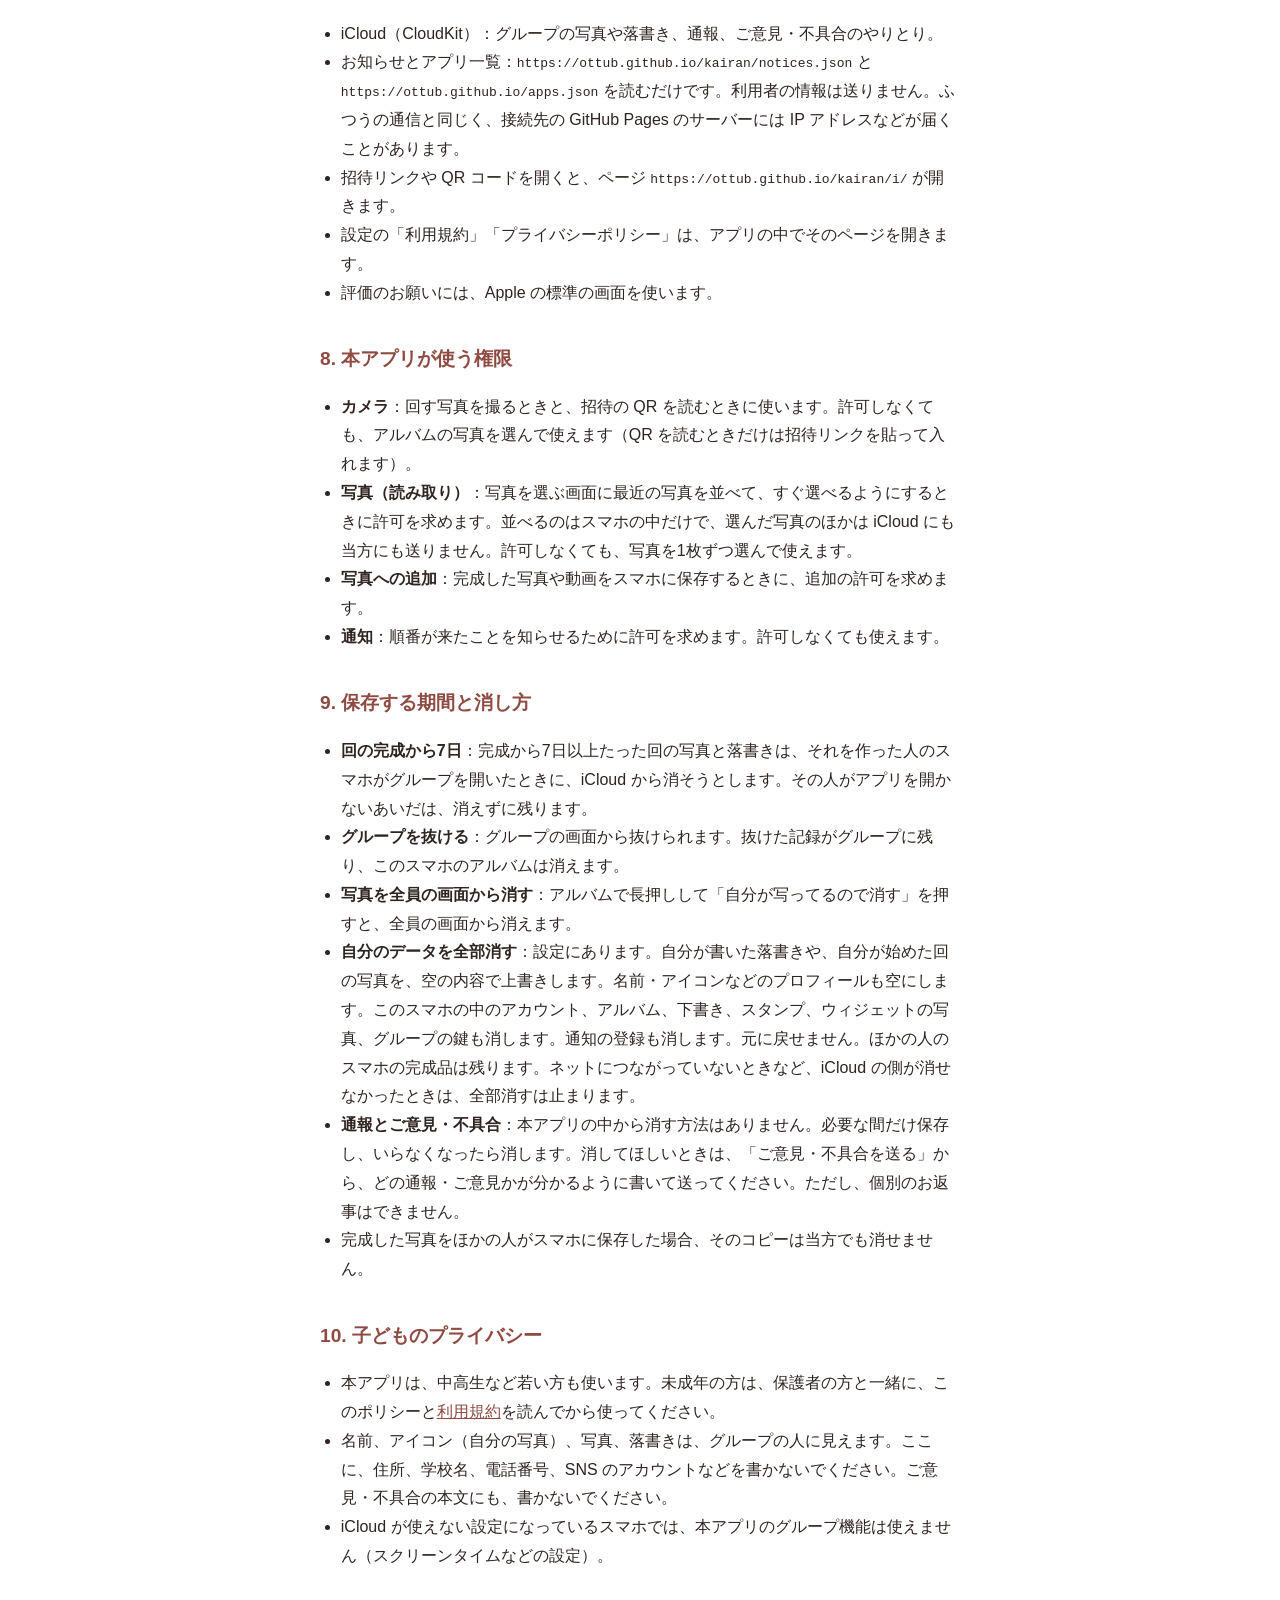
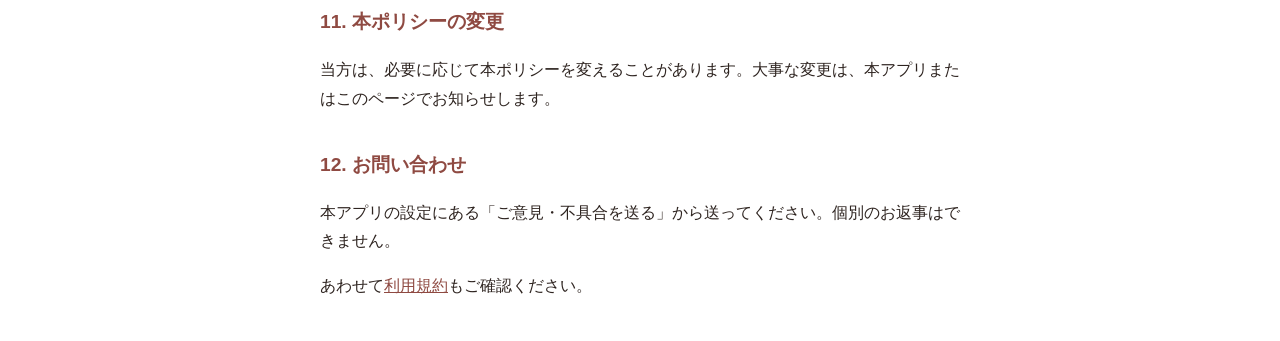
<file: kairan/privacy.html>
<!doctype html>
<html lang="ja">
<head>
<meta charset="utf-8">
<meta name="viewport" content="width=device-width, initial-scale=1">
<title>kairan プライバシーポリシー</title>
<style>
  body { font-family: -apple-system, "Hiragino Sans", sans-serif; line-height: 1.8; max-width: 640px; margin: 0 auto; padding: 24px; color: #2E2420; background: #FFFFFF; }
  h1 { font-size: 1.6em; border-bottom: 2px solid #8F4A42; padding-bottom: 8px; }
  h2 { font-size: 1.2em; margin-top: 1.8em; color: #8F4A42; }
  .updated { color: #666; font-size: 0.9em; }
  strong { color: #2E2420; }
  ul { padding-left: 1.3em; }
  a { color: #8F4A42; }
  table { border-collapse: collapse; width: 100%; font-size: 0.95em; }
  th, td { border: 1px solid #D8CCC4; padding: 6px 8px; text-align: left; vertical-align: top; }
  th { background: #F6F0E6; }
  .table-wrap { overflow-x: auto; }
</style>
</head>
<body>
<h1>kairan プライバシーポリシー</h1>
<p class="updated">制定日：2026年11月11日　最終改定日：2026年11月28日</p>

<p>このポリシーは、<strong>i want</strong>（以下「当方」）が提供する iOS アプリ「kairan」（以下「本アプリ」）で、利用者の情報をどう扱うかを説明するものです。</p>

<h2>1. まず、ざっくり</h2>
<ul>
  <li>本アプリは、友だちのグループで写真を回して落書きするアプリです。無料で、広告も購入もありません。</li>
  <li>情報の置き場所は、Apple の iCloud（CloudKit）です。当方のサーバーはありません。</li>
  <li>ふだんの写真・落書き・名前は、暗号化して置きます。当方は鍵を持っていないので、ふだんは見られません。</li>
  <li>通報したときだけ、その1枚が、暗号化されない形で当方に届きます。</li>
  <li>広告の道具も、アクセス解析の道具も入れていません。情報を売ることも、広告のために使うこともありません。</li>
</ul>

<h2>2. 集める情報</h2>
<p>本アプリは、使い方に応じて、次の情報を扱います。</p>
<div class="table-wrap">
<table>
  <tr><th>情報</th><th>いつ・どこから</th><th>どう扱うか</th></tr>
  <tr><td>名前、アイコン（自分の写真を選んだ場合はその写真を含む）、グループの名前</td><td>プロフィールやグループを作るとき</td><td>暗号化して iCloud に置き、同じグループの人に見せます</td></tr>
  <tr><td>回す写真、落書き（線、スタンプ、文字など）、絵しりとりの絵とことば、回す順番</td><td>写真を選ぶ・撮るとき、落書きするとき</td><td>暗号化して iCloud に置き、同じグループの人に届けます</td></tr>
  <tr><td>完成した写真に貼る反応（シール、15文字までのひとこと）、自分の画面で隠した反応</td><td>反応を貼るとき、反応を隠すとき</td><td>暗号化して iCloud に置き、同じグループの人に見せます。隠した記録は自分の画面にだけ使います</td></tr>
  <tr><td>就寝時間と起きる時間、端末のタイムゾーン</td><td>設定で就寝時間を決めたとき</td><td>通知のタイミングを合わせるために、暗号化してグループの人に共有します</td></tr>
  <tr><td>ブロックした人</td><td>ブロックしたとき</td><td>暗号化して iCloud に置きます。相手には知らせません</td></tr>
  <tr><td>順番の通知の宛先（iCloud のアカウントごとの識別子）、通知の種類、回の番号</td><td>順番が回ってくるとき</td><td>暗号化しないで iCloud に置きます。中に写真や名前は入っていません</td></tr>
  <tr><td>「自分が写ってるので消す」を押した記録（グループ、回、押した人の識別子）</td><td>写真を全員の画面から消すとき</td><td>暗号化しないで iCloud に置きます。押した人の名前はグループに出ます</td></tr>
  <tr><td>通報された写真1枚（落書きを重ねた小さな画像）、通報の理由、グループ・回・写っている人の識別子と名前、アイコン</td><td>通報したとき、人を通報したとき</td><td>暗号化しないで当方に届きます。当方が確認に使います</td></tr>
  <tr><td>ご意見・不具合の種類、本文（1000字まで）、アプリの版、端末の機種名、OS の版</td><td>設定の「ご意見・不具合を送る」で送ったとき</td><td>iCloud 経由で当方に届きます</td></tr>
  <tr><td>iCloud アカウントの識別子（名前やメールアドレスではない、アカウントごとの番号）と、記録を作った日時</td><td>iCloud に何かを置くとき、自動で付きます</td><td>iCloud の仕組みで自動で付きます。次の注意をご覧ください</td></tr>
</table>
</div>
<p><strong>「完全に匿名」ではありません。</strong>iCloud の仕組みで、記録には作った人の iCloud アカウントの識別子と日時が自動で付きます。ご意見・不具合も同じです。当方がこの識別子から、名前やメールアドレスを調べることはありません。</p>
<p>本アプリは、位置情報、連絡先、広告識別子を集めません。</p>

<h2>3. 端末の中にだけ置く情報</h2>
<p>次の情報は、利用者のスマホの中にだけ置き、当方には送りません。</p>
<ul>
  <li>アカウントの設定（名前、約束に同意した記録、入っているグループの一覧など）、下書き、アルバムのコピー、スタンプ</li>
  <li>グループの鍵（iOS の Keychain に置きます。iCloud キーチェーンでは同期しません）</li>
  <li>お知らせを読んだ日、評価のお願いに使う利用時間と版などの小さな設定</li>
  <li>ホーム画面のウィジェットに出す写真（本アプリと同じスマホの中で受け渡します）</li>
</ul>
<p>顔の検出、背景の切り抜き、肌のなめらか加工などの画像の処理は、すべてスマホの中で行います。この処理のために写真を外へ送ることはありません。</p>

<h2>4. 使いみち</h2>
<ul>
  <li>グループで写真を回し、落書きを届けるため</li>
  <li>順番が来たことを通知するため</li>
  <li>通報された写真を確認し、約束を守ってもらうため</li>
  <li>ご意見・不具合を読んで、本アプリを直し、よくするため</li>
</ul>
<p>これ以外の目的には使いません。広告、販売、追跡には使いません。</p>

<h2>5. 保存先と Apple</h2>
<ul>
  <li>本アプリは、Apple の CloudKit（コンテナ名 iCloud.jp.iwant.kairan）の公開データベースを使います。データは Apple のサービスの中に置かれます。Apple での扱いは、Apple の方針に従います。</li>
  <li>写真・落書き・名前・アイコン・就寝時間・ブロックした人は、グループの鍵で暗号化してから置きます。鍵は、グループを作った人のスマホで作られ、招待リンク（QR コード）を通じて、グループの人のスマホに渡ります。当方のところには鍵はありません。</li>
  <li>招待リンクと QR コードには鍵が入っています。24時間のあいだ、リンクを手にした人はグループに入れます（16人まで）。大事な人にだけ送ってください。</li>
  <li>暗号化しない情報は、「2. 集める情報」の表に書いたものです。</li>
  <li>順番の通知は、Apple の通知のしくみ（APNs）で届きます。通知の文は決まった言葉で、写真や名前は入りません。</li>
  <li>通報・ご意見・不具合は、当方が iCloud から取り出して読みます。</li>
</ul>

<h2>6. 第三者への提供</h2>
<ul>
  <li>本アプリには、広告やアクセス解析の道具（SDK）は入っていません。</li>
  <li>情報を、Apple の iCloud のしくみ以外の会社に渡すことはありません。</li>
  <li>法令にもとづいて求められたときは、必要な範囲で応じることがあります。</li>
</ul>

<h2>7. 通信する先</h2>
<ul>
  <li>iCloud（CloudKit）：グループの写真や落書き、通報、ご意見・不具合のやりとり。</li>
  <li>お知らせとアプリ一覧：<code>https://ottub.github.io/kairan/notices.json</code> と <code>https://ottub.github.io/apps.json</code> を読むだけです。利用者の情報は送りません。ふつうの通信と同じく、接続先の GitHub Pages のサーバーには IP アドレスなどが届くことがあります。</li>
  <li>招待リンクや QR コードを開くと、ページ <code>https://ottub.github.io/kairan/i/</code> が開きます。</li>
  <li>設定の「利用規約」「プライバシーポリシー」は、アプリの中でそのページを開きます。</li>
  <li>評価のお願いには、Apple の標準の画面を使います。</li>
</ul>

<h2>8. 本アプリが使う権限</h2>
<ul>
  <li><strong>カメラ</strong>：回す写真を撮るときと、招待の QR を読むときに使います。許可しなくても、アルバムの写真を選んで使えます（QR を読むときだけは招待リンクを貼って入れます）。</li>
  <li><strong>写真（読み取り）</strong>：写真を選ぶ画面に最近の写真を並べて、すぐ選べるようにするときに許可を求めます。並べるのはスマホの中だけで、選んだ写真のほかは iCloud にも当方にも送りません。許可しなくても、写真を1枚ずつ選んで使えます。</li>
  <li><strong>写真への追加</strong>：完成した写真や動画をスマホに保存するときに、追加の許可を求めます。</li>
  <li><strong>通知</strong>：順番が来たことを知らせるために許可を求めます。許可しなくても使えます。</li>
</ul>

<h2>9. 保存する期間と消し方</h2>
<ul>
  <li><strong>回の完成から7日</strong>：完成から7日以上たった回の写真と落書きは、それを作った人のスマホがグループを開いたときに、iCloud から消そうとします。その人がアプリを開かないあいだは、消えずに残ります。</li>
  <li><strong>グループを抜ける</strong>：グループの画面から抜けられます。抜けた記録がグループに残り、このスマホのアルバムは消えます。</li>
  <li><strong>写真を全員の画面から消す</strong>：アルバムで長押しして「自分が写ってるので消す」を押すと、全員の画面から消えます。</li>
  <li><strong>自分のデータを全部消す</strong>：設定にあります。自分が書いた落書きや、自分が始めた回の写真を、空の内容で上書きします。名前・アイコンなどのプロフィールも空にします。このスマホの中のアカウント、アルバム、下書き、スタンプ、ウィジェットの写真、グループの鍵も消します。通知の登録も消します。元に戻せません。ほかの人のスマホの完成品は残ります。ネットにつながっていないときなど、iCloud の側が消せなかったときは、全部消すは止まります。</li>
  <li><strong>通報とご意見・不具合</strong>：本アプリの中から消す方法はありません。必要な間だけ保存し、いらなくなったら消します。消してほしいときは、「ご意見・不具合を送る」から、どの通報・ご意見かが分かるように書いて送ってください。ただし、個別のお返事はできません。</li>
  <li>完成した写真をほかの人がスマホに保存した場合、そのコピーは当方でも消せません。</li>
</ul>

<h2>10. 子どものプライバシー</h2>
<ul>
  <li>本アプリは、中高生など若い方も使います。未成年の方は、保護者の方と一緒に、このポリシーと<a href="terms.html">利用規約</a>を読んでから使ってください。</li>
  <li>名前、アイコン（自分の写真）、写真、落書きは、グループの人に見えます。ここに、住所、学校名、電話番号、SNS のアカウントなどを書かないでください。ご意見・不具合の本文にも、書かないでください。</li>
  <li>iCloud が使えない設定になっているスマホでは、本アプリのグループ機能は使えません（スクリーンタイムなどの設定）。</li>
</ul>

<h2>11. 本ポリシーの変更</h2>
<p>当方は、必要に応じて本ポリシーを変えることがあります。大事な変更は、本アプリまたはこのページでお知らせします。</p>

<h2>12. お問い合わせ</h2>
<p>本アプリの設定にある「ご意見・不具合を送る」から送ってください。個別のお返事はできません。</p>
<p>あわせて<a href="terms.html">利用規約</a>もご確認ください。</p>
</body>
</html>
</file>
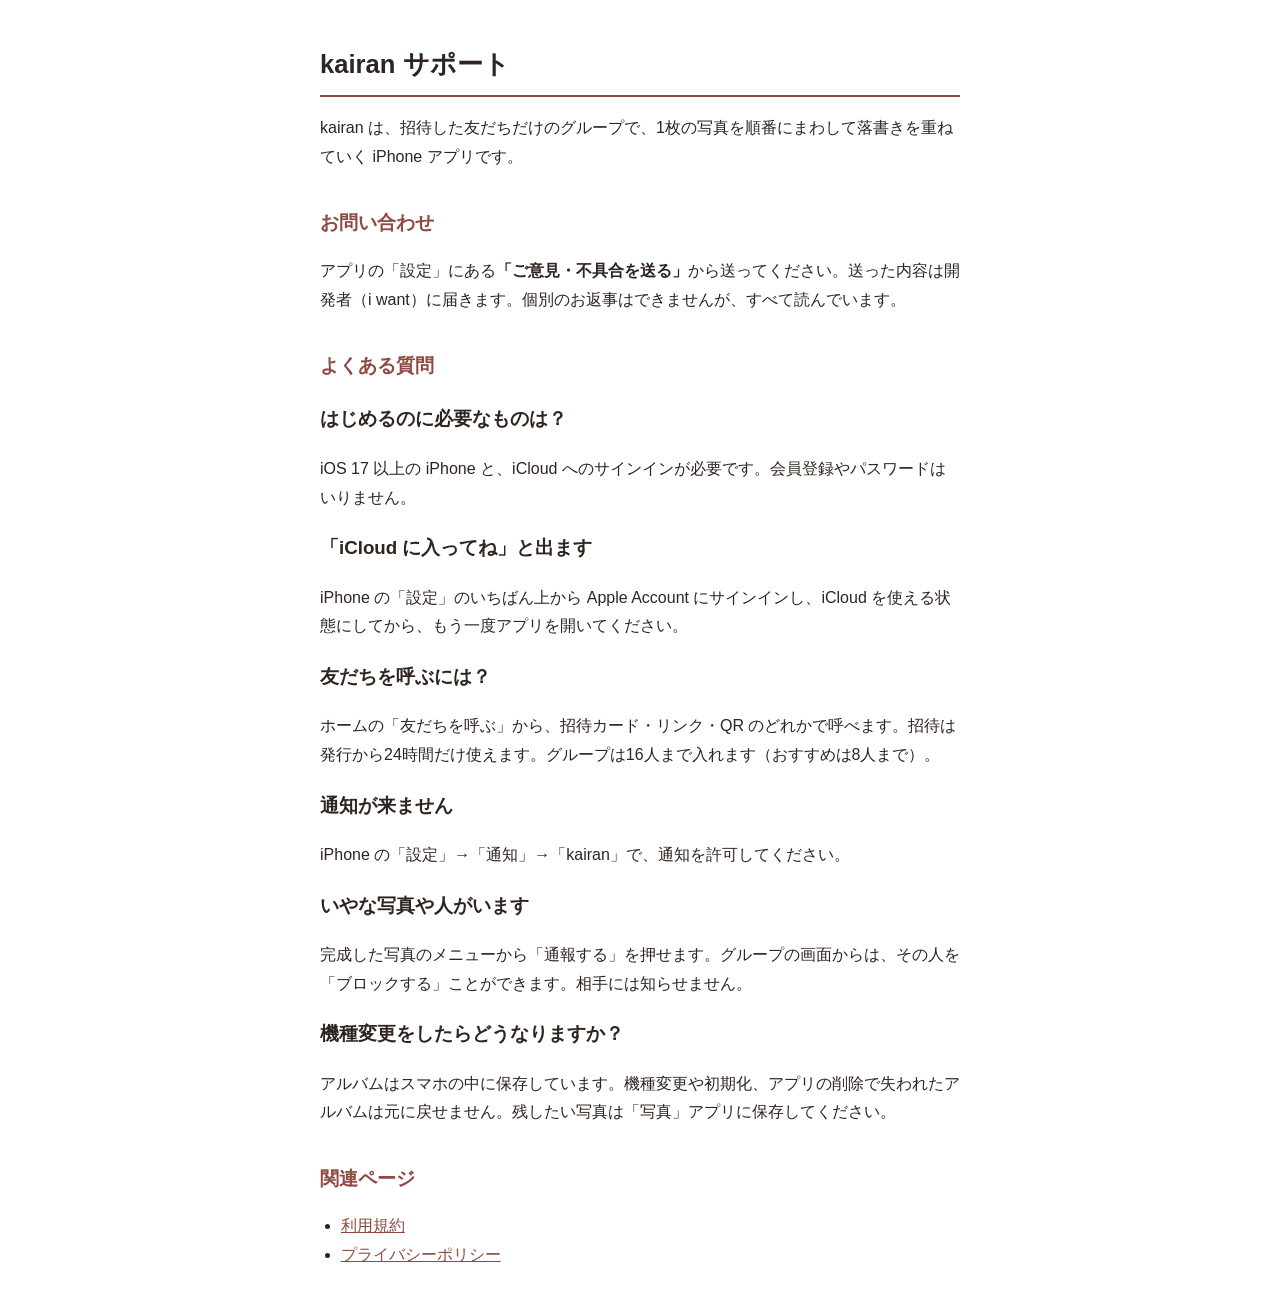
<file: kairan/support.html>
<!doctype html>
<html lang="ja">
<head>
<meta charset="utf-8">
<meta name="viewport" content="width=device-width, initial-scale=1">
<title>kairan サポート</title>
<style>
  body { font-family: -apple-system, "Hiragino Sans", sans-serif; line-height: 1.8; max-width: 640px; margin: 0 auto; padding: 24px; color: #2E2420; background: #FFFFFF; }
  h1 { font-size: 1.6em; border-bottom: 2px solid #8F4A42; padding-bottom: 8px; }
  h2 { font-size: 1.2em; margin-top: 1.8em; color: #8F4A42; }
  .updated { color: #666; font-size: 0.9em; }
  strong { color: #2E2420; }
  ul { padding-left: 1.3em; }
  a { color: #8F4A42; }
</style>
</head>
<body>
<h1>kairan サポート</h1>
<p>kairan は、招待した友だちだけのグループで、1枚の写真を順番にまわして落書きを重ねていく iPhone アプリです。</p>

<h2>お問い合わせ</h2>
<p>アプリの「設定」にある<strong>「ご意見・不具合を送る」</strong>から送ってください。送った内容は開発者（i want）に届きます。個別のお返事はできませんが、すべて読んでいます。</p>

<h2>よくある質問</h2>
<h3>はじめるのに必要なものは？</h3>
<p>iOS 17 以上の iPhone と、iCloud へのサインインが必要です。会員登録やパスワードはいりません。</p>
<h3>「iCloud に入ってね」と出ます</h3>
<p>iPhone の「設定」のいちばん上から Apple Account にサインインし、iCloud を使える状態にしてから、もう一度アプリを開いてください。</p>
<h3>友だちを呼ぶには？</h3>
<p>ホームの「友だちを呼ぶ」から、招待カード・リンク・QR のどれかで呼べます。招待は発行から24時間だけ使えます。グループは16人まで入れます（おすすめは8人まで）。</p>
<h3>通知が来ません</h3>
<p>iPhone の「設定」→「通知」→「kairan」で、通知を許可してください。</p>
<h3>いやな写真や人がいます</h3>
<p>完成した写真のメニューから「通報する」を押せます。グループの画面からは、その人を「ブロックする」ことができます。相手には知らせません。</p>
<h3>機種変更をしたらどうなりますか？</h3>
<p>アルバムはスマホの中に保存しています。機種変更や初期化、アプリの削除で失われたアルバムは元に戻せません。残したい写真は「写真」アプリに保存してください。</p>

<h2>関連ページ</h2>
<ul>
  <li><a href="terms.html">利用規約</a></li>
  <li><a href="privacy.html">プライバシーポリシー</a></li>
</ul>
</body>
</html>
</file>
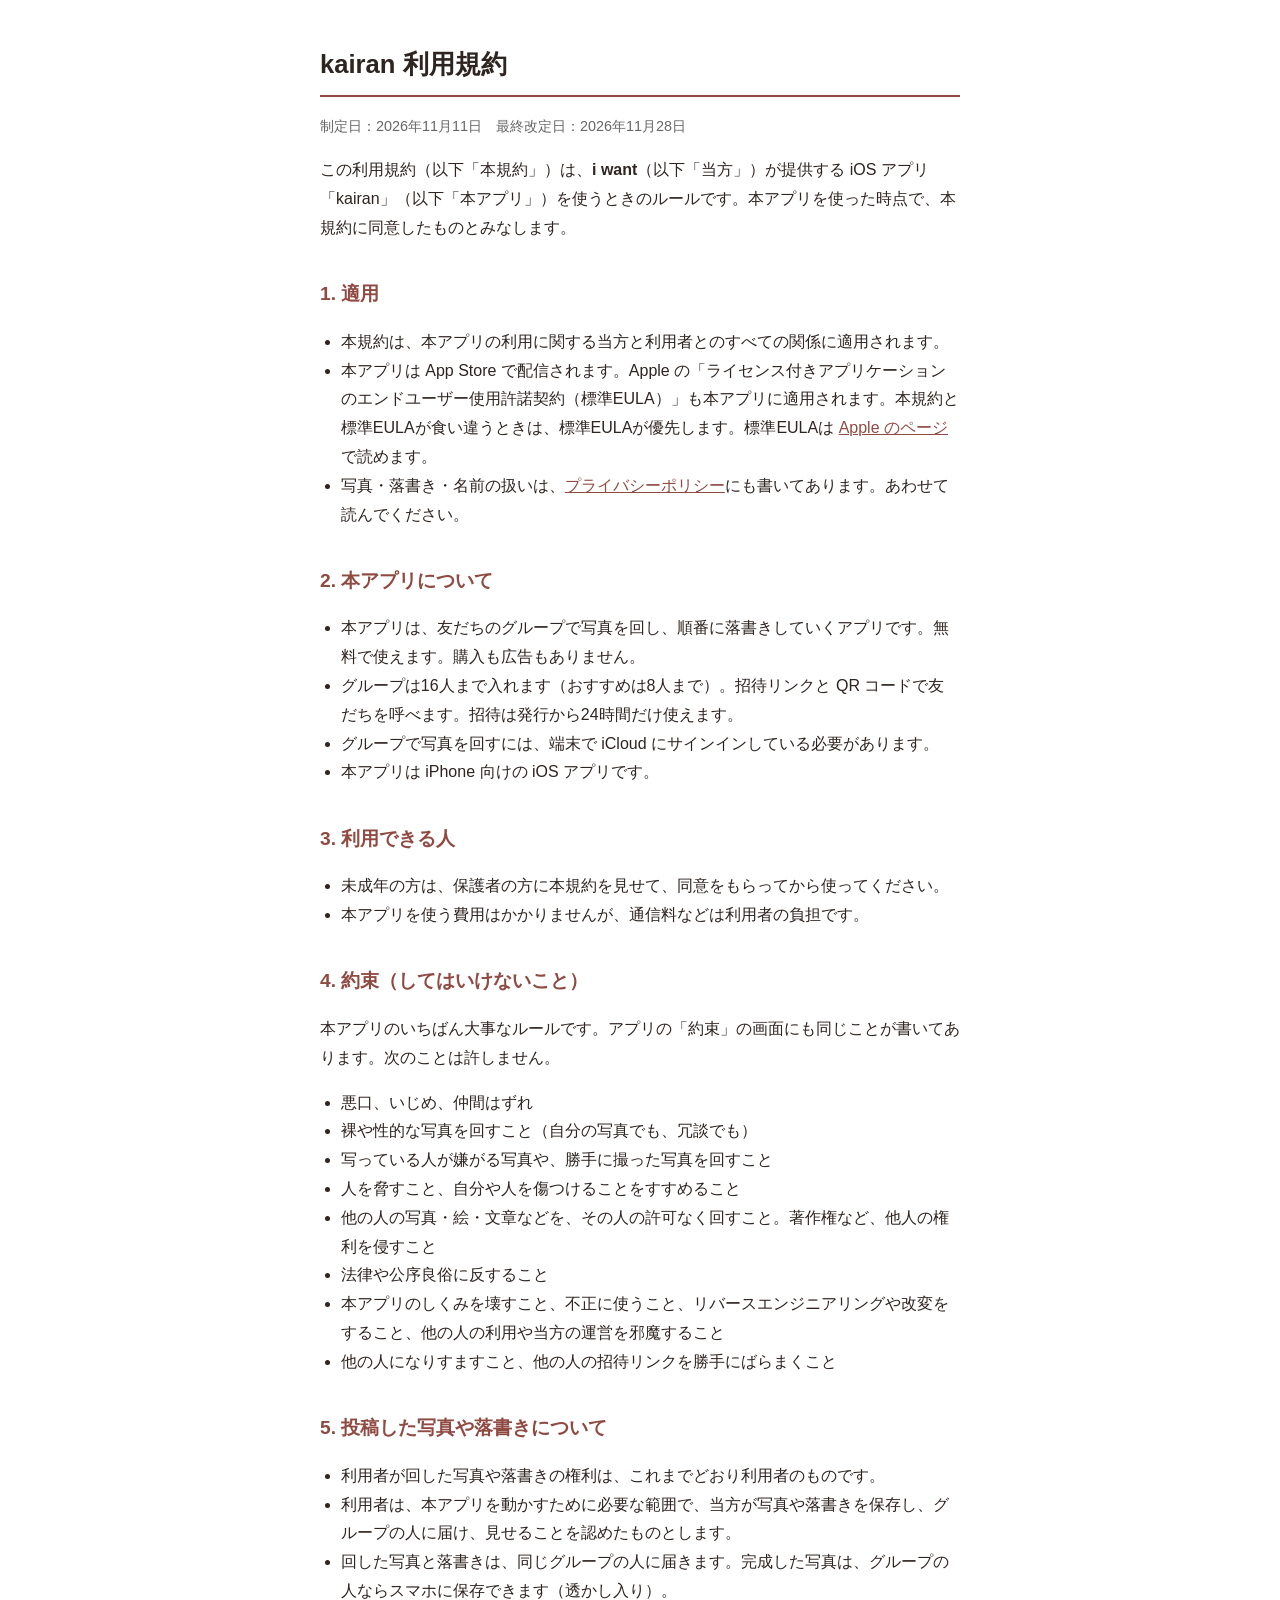
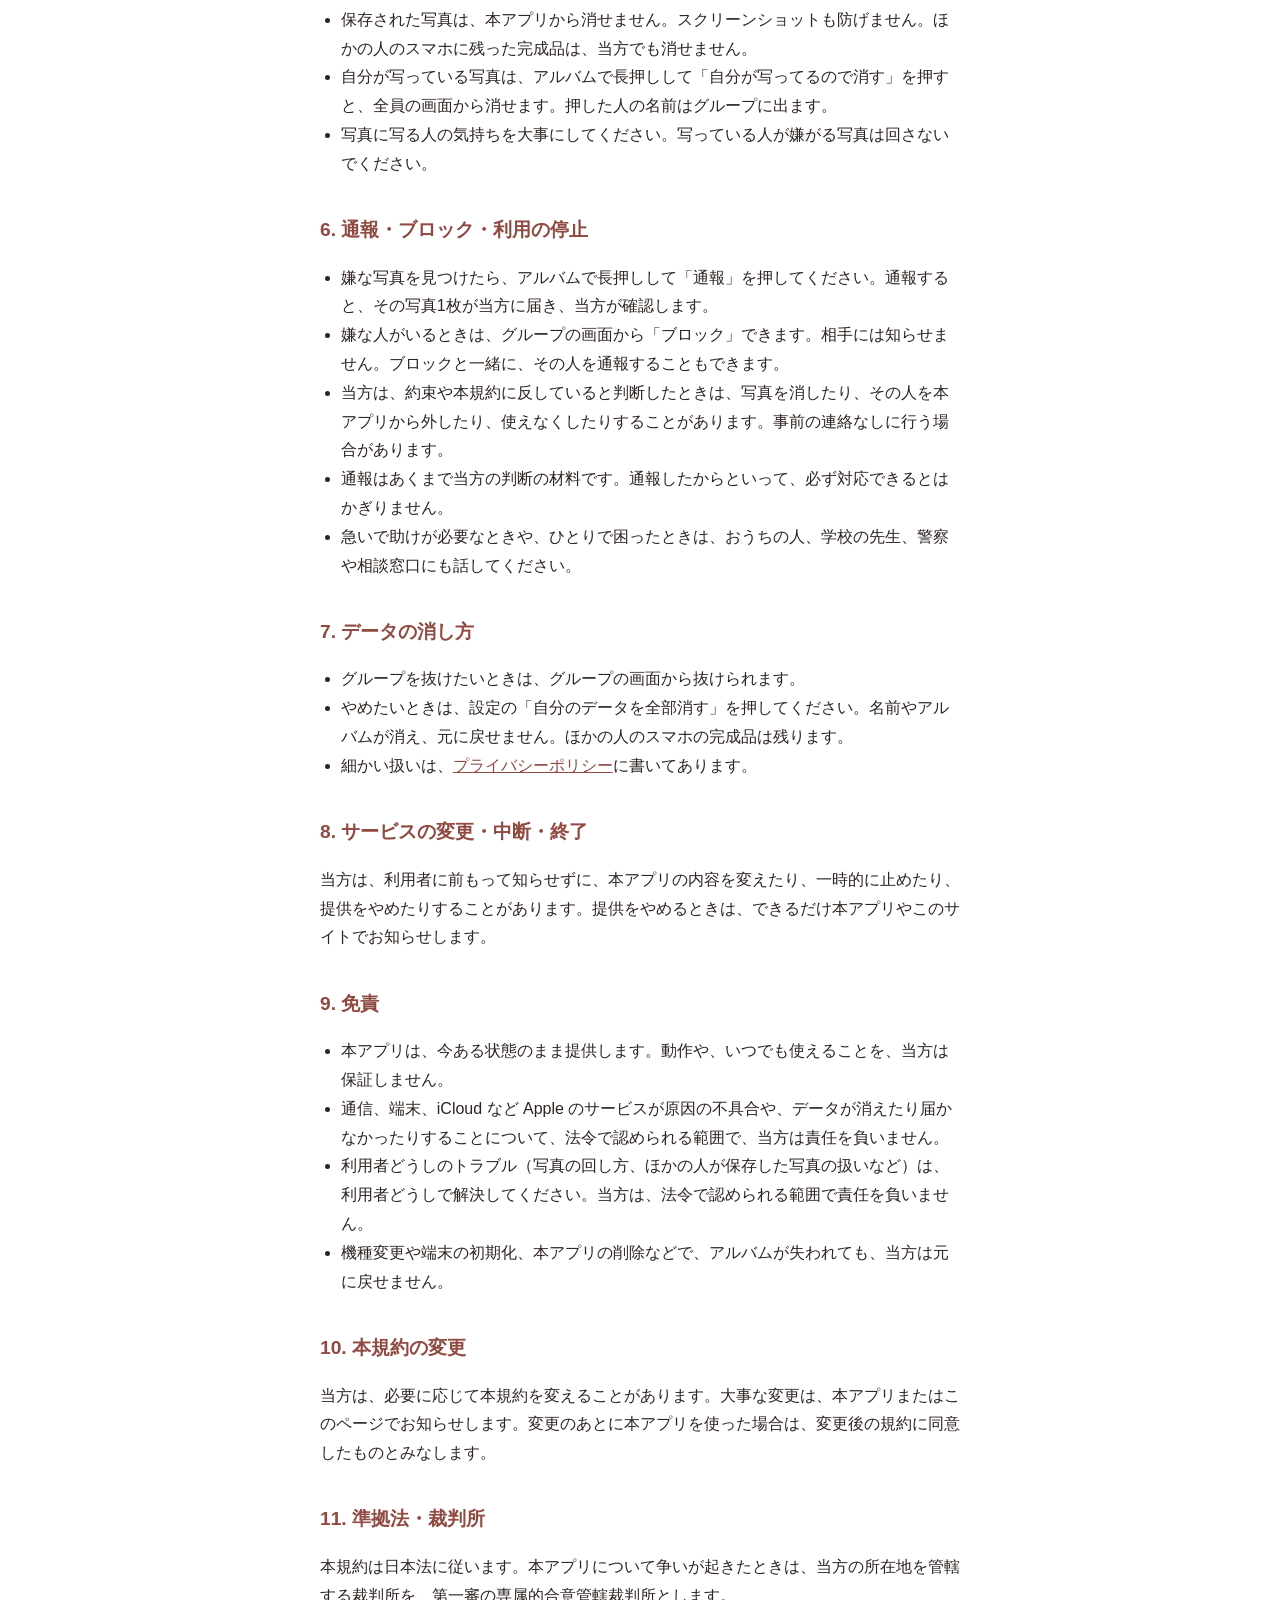
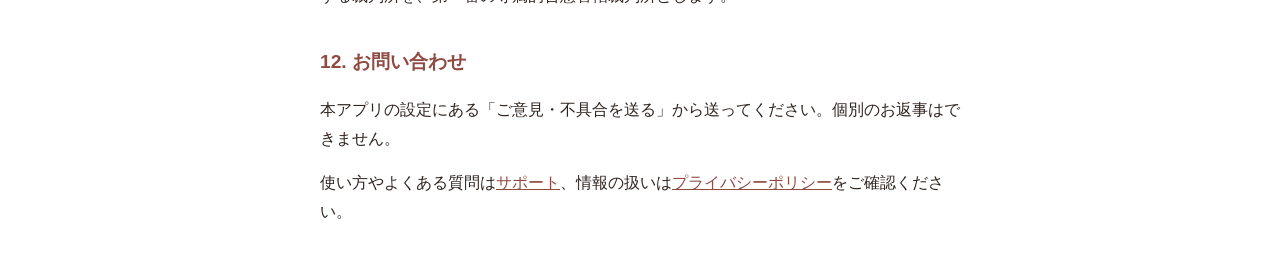
<file: kairan/terms.html>
<!doctype html>
<html lang="ja">
<head>
<meta charset="utf-8">
<meta name="viewport" content="width=device-width, initial-scale=1">
<title>kairan 利用規約</title>
<style>
  body { font-family: -apple-system, "Hiragino Sans", sans-serif; line-height: 1.8; max-width: 640px; margin: 0 auto; padding: 24px; color: #2E2420; background: #FFFFFF; }
  h1 { font-size: 1.6em; border-bottom: 2px solid #8F4A42; padding-bottom: 8px; }
  h2 { font-size: 1.2em; margin-top: 1.8em; color: #8F4A42; }
  .updated { color: #666; font-size: 0.9em; }
  strong { color: #2E2420; }
  ul { padding-left: 1.3em; }
  a { color: #8F4A42; }
</style>
</head>
<body>
<h1>kairan 利用規約</h1>
<p class="updated">制定日：2026年11月11日　最終改定日：2026年11月28日</p>

<p>この利用規約（以下「本規約」）は、<strong>i want</strong>（以下「当方」）が提供する iOS アプリ「kairan」（以下「本アプリ」）を使うときのルールです。本アプリを使った時点で、本規約に同意したものとみなします。</p>

<h2>1. 適用</h2>
<ul>
  <li>本規約は、本アプリの利用に関する当方と利用者とのすべての関係に適用されます。</li>
  <li>本アプリは App Store で配信されます。Apple の「ライセンス付きアプリケーションのエンドユーザー使用許諾契約（標準EULA）」も本アプリに適用されます。本規約と標準EULAが食い違うときは、標準EULAが優先します。標準EULAは <a href="https://www.apple.com/legal/internet-services/itunes/dev/stdeula/">Apple のページ</a>で読めます。</li>
  <li>写真・落書き・名前の扱いは、<a href="privacy.html">プライバシーポリシー</a>にも書いてあります。あわせて読んでください。</li>
</ul>

<h2>2. 本アプリについて</h2>
<ul>
  <li>本アプリは、友だちのグループで写真を回し、順番に落書きしていくアプリです。無料で使えます。購入も広告もありません。</li>
  <li>グループは16人まで入れます（おすすめは8人まで）。招待リンクと QR コードで友だちを呼べます。招待は発行から24時間だけ使えます。</li>
  <li>グループで写真を回すには、端末で iCloud にサインインしている必要があります。</li>
  <li>本アプリは iPhone 向けの iOS アプリです。</li>
</ul>

<h2>3. 利用できる人</h2>
<ul>
  <li>未成年の方は、保護者の方に本規約を見せて、同意をもらってから使ってください。</li>
  <li>本アプリを使う費用はかかりませんが、通信料などは利用者の負担です。</li>
</ul>

<h2>4. 約束（してはいけないこと）</h2>
<p>本アプリのいちばん大事なルールです。アプリの「約束」の画面にも同じことが書いてあります。次のことは許しません。</p>
<ul>
  <li>悪口、いじめ、仲間はずれ</li>
  <li>裸や性的な写真を回すこと（自分の写真でも、冗談でも）</li>
  <li>写っている人が嫌がる写真や、勝手に撮った写真を回すこと</li>
  <li>人を脅すこと、自分や人を傷つけることをすすめること</li>
  <li>他の人の写真・絵・文章などを、その人の許可なく回すこと。著作権など、他人の権利を侵すこと</li>
  <li>法律や公序良俗に反すること</li>
  <li>本アプリのしくみを壊すこと、不正に使うこと、リバースエンジニアリングや改変をすること、他の人の利用や当方の運営を邪魔すること</li>
  <li>他の人になりすますこと、他の人の招待リンクを勝手にばらまくこと</li>
</ul>

<h2>5. 投稿した写真や落書きについて</h2>
<ul>
  <li>利用者が回した写真や落書きの権利は、これまでどおり利用者のものです。</li>
  <li>利用者は、本アプリを動かすために必要な範囲で、当方が写真や落書きを保存し、グループの人に届け、見せることを認めたものとします。</li>
  <li>回した写真と落書きは、同じグループの人に届きます。完成した写真は、グループの人ならスマホに保存できます（透かし入り）。</li>
  <li>保存された写真は、本アプリから消せません。スクリーンショットも防げません。ほかの人のスマホに残った完成品は、当方でも消せません。</li>
  <li>自分が写っている写真は、アルバムで長押しして「自分が写ってるので消す」を押すと、全員の画面から消せます。押した人の名前はグループに出ます。</li>
  <li>写真に写る人の気持ちを大事にしてください。写っている人が嫌がる写真は回さないでください。</li>
</ul>

<h2>6. 通報・ブロック・利用の停止</h2>
<ul>
  <li>嫌な写真を見つけたら、アルバムで長押しして「通報」を押してください。通報すると、その写真1枚が当方に届き、当方が確認します。</li>
  <li>嫌な人がいるときは、グループの画面から「ブロック」できます。相手には知らせません。ブロックと一緒に、その人を通報することもできます。</li>
  <li>当方は、約束や本規約に反していると判断したときは、写真を消したり、その人を本アプリから外したり、使えなくしたりすることがあります。事前の連絡なしに行う場合があります。</li>
  <li>通報はあくまで当方の判断の材料です。通報したからといって、必ず対応できるとはかぎりません。</li>
  <li>急いで助けが必要なときや、ひとりで困ったときは、おうちの人、学校の先生、警察や相談窓口にも話してください。</li>
</ul>

<h2>7. データの消し方</h2>
<ul>
  <li>グループを抜けたいときは、グループの画面から抜けられます。</li>
  <li>やめたいときは、設定の「自分のデータを全部消す」を押してください。名前やアルバムが消え、元に戻せません。ほかの人のスマホの完成品は残ります。</li>
  <li>細かい扱いは、<a href="privacy.html">プライバシーポリシー</a>に書いてあります。</li>
</ul>

<h2>8. サービスの変更・中断・終了</h2>
<p>当方は、利用者に前もって知らせずに、本アプリの内容を変えたり、一時的に止めたり、提供をやめたりすることがあります。提供をやめるときは、できるだけ本アプリやこのサイトでお知らせします。</p>

<h2>9. 免責</h2>
<ul>
  <li>本アプリは、今ある状態のまま提供します。動作や、いつでも使えることを、当方は保証しません。</li>
  <li>通信、端末、iCloud など Apple のサービスが原因の不具合や、データが消えたり届かなかったりすることについて、法令で認められる範囲で、当方は責任を負いません。</li>
  <li>利用者どうしのトラブル（写真の回し方、ほかの人が保存した写真の扱いなど）は、利用者どうしで解決してください。当方は、法令で認められる範囲で責任を負いません。</li>
  <li>機種変更や端末の初期化、本アプリの削除などで、アルバムが失われても、当方は元に戻せません。</li>
</ul>

<h2>10. 本規約の変更</h2>
<p>当方は、必要に応じて本規約を変えることがあります。大事な変更は、本アプリまたはこのページでお知らせします。変更のあとに本アプリを使った場合は、変更後の規約に同意したものとみなします。</p>

<h2>11. 準拠法・裁判所</h2>
<p>本規約は日本法に従います。本アプリについて争いが起きたときは、当方の所在地を管轄する裁判所を、第一審の専属的合意管轄裁判所とします。</p>

<h2>12. お問い合わせ</h2>
<p>本アプリの設定にある「ご意見・不具合を送る」から送ってください。個別のお返事はできません。</p>
<p>使い方やよくある質問は<a href="support.html">サポート</a>、情報の扱いは<a href="privacy.html">プライバシーポリシー</a>をご確認ください。</p>
</body>
</html>
</file>
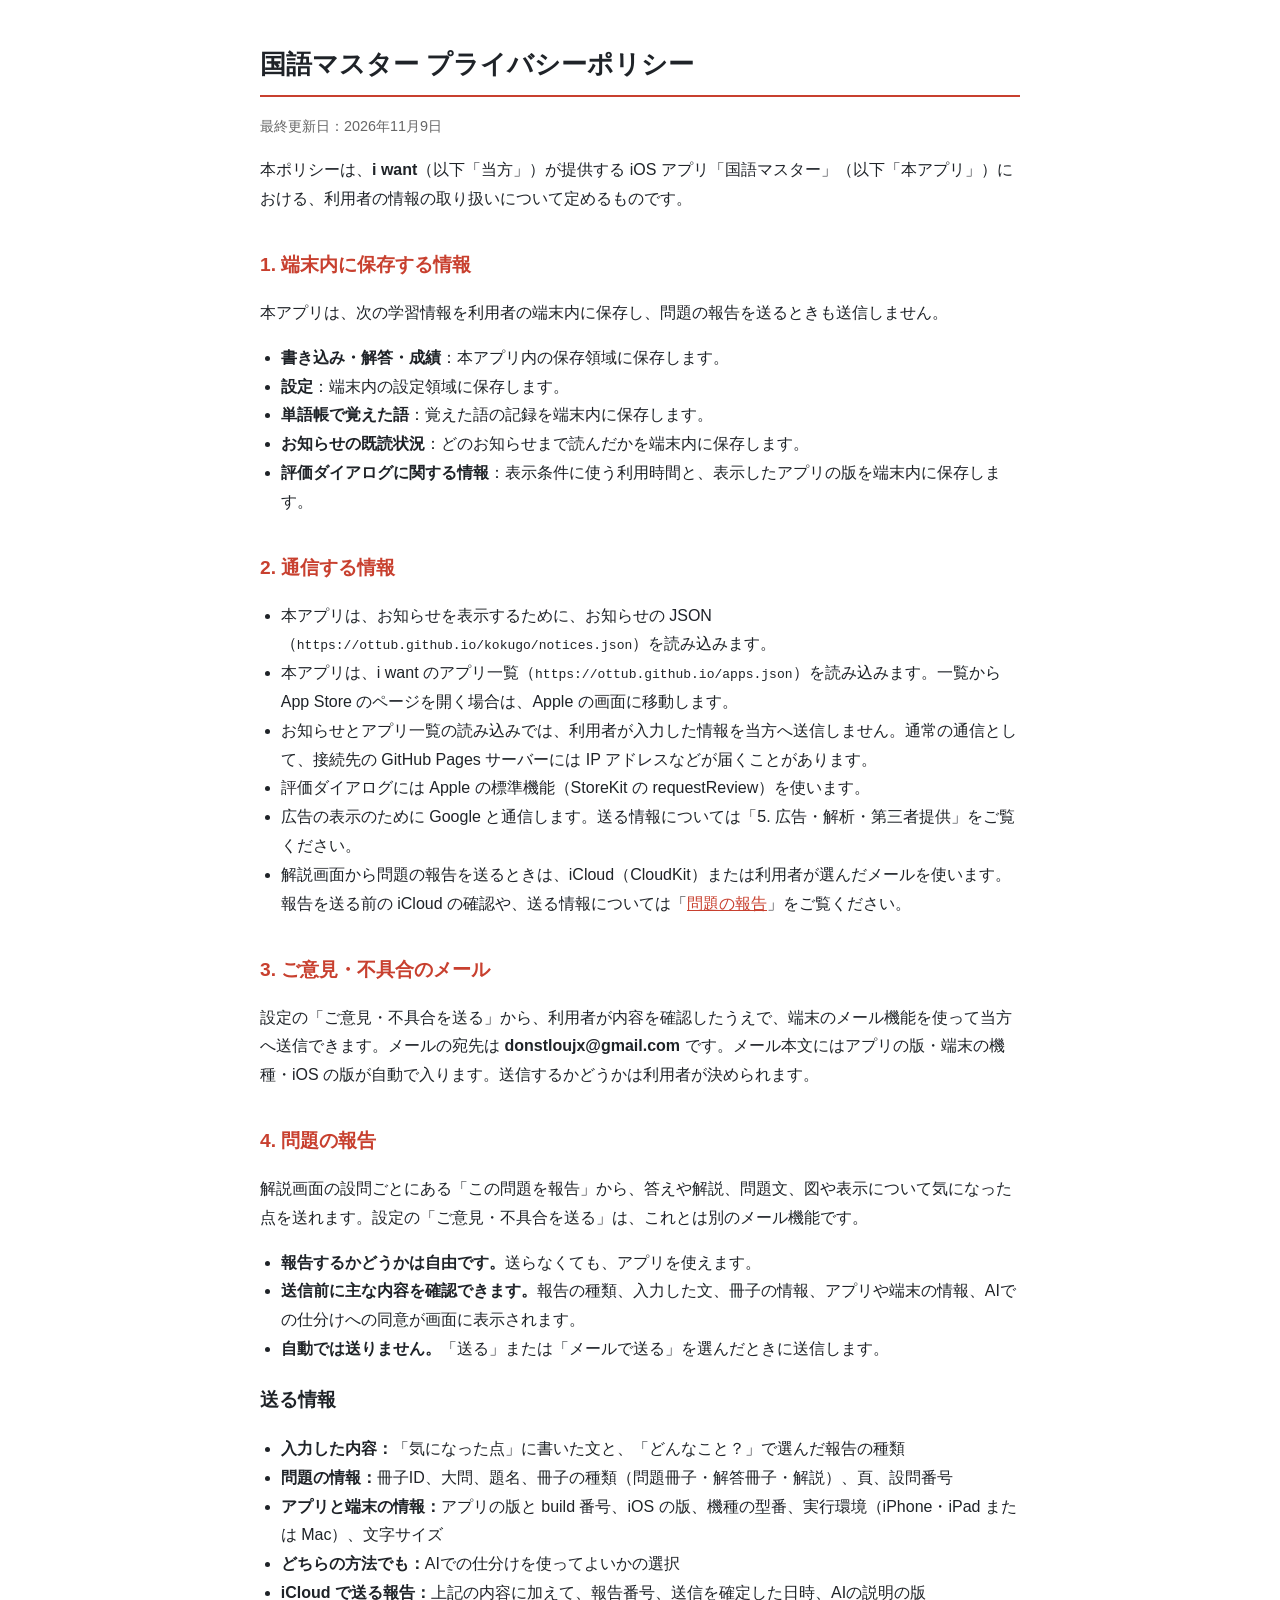
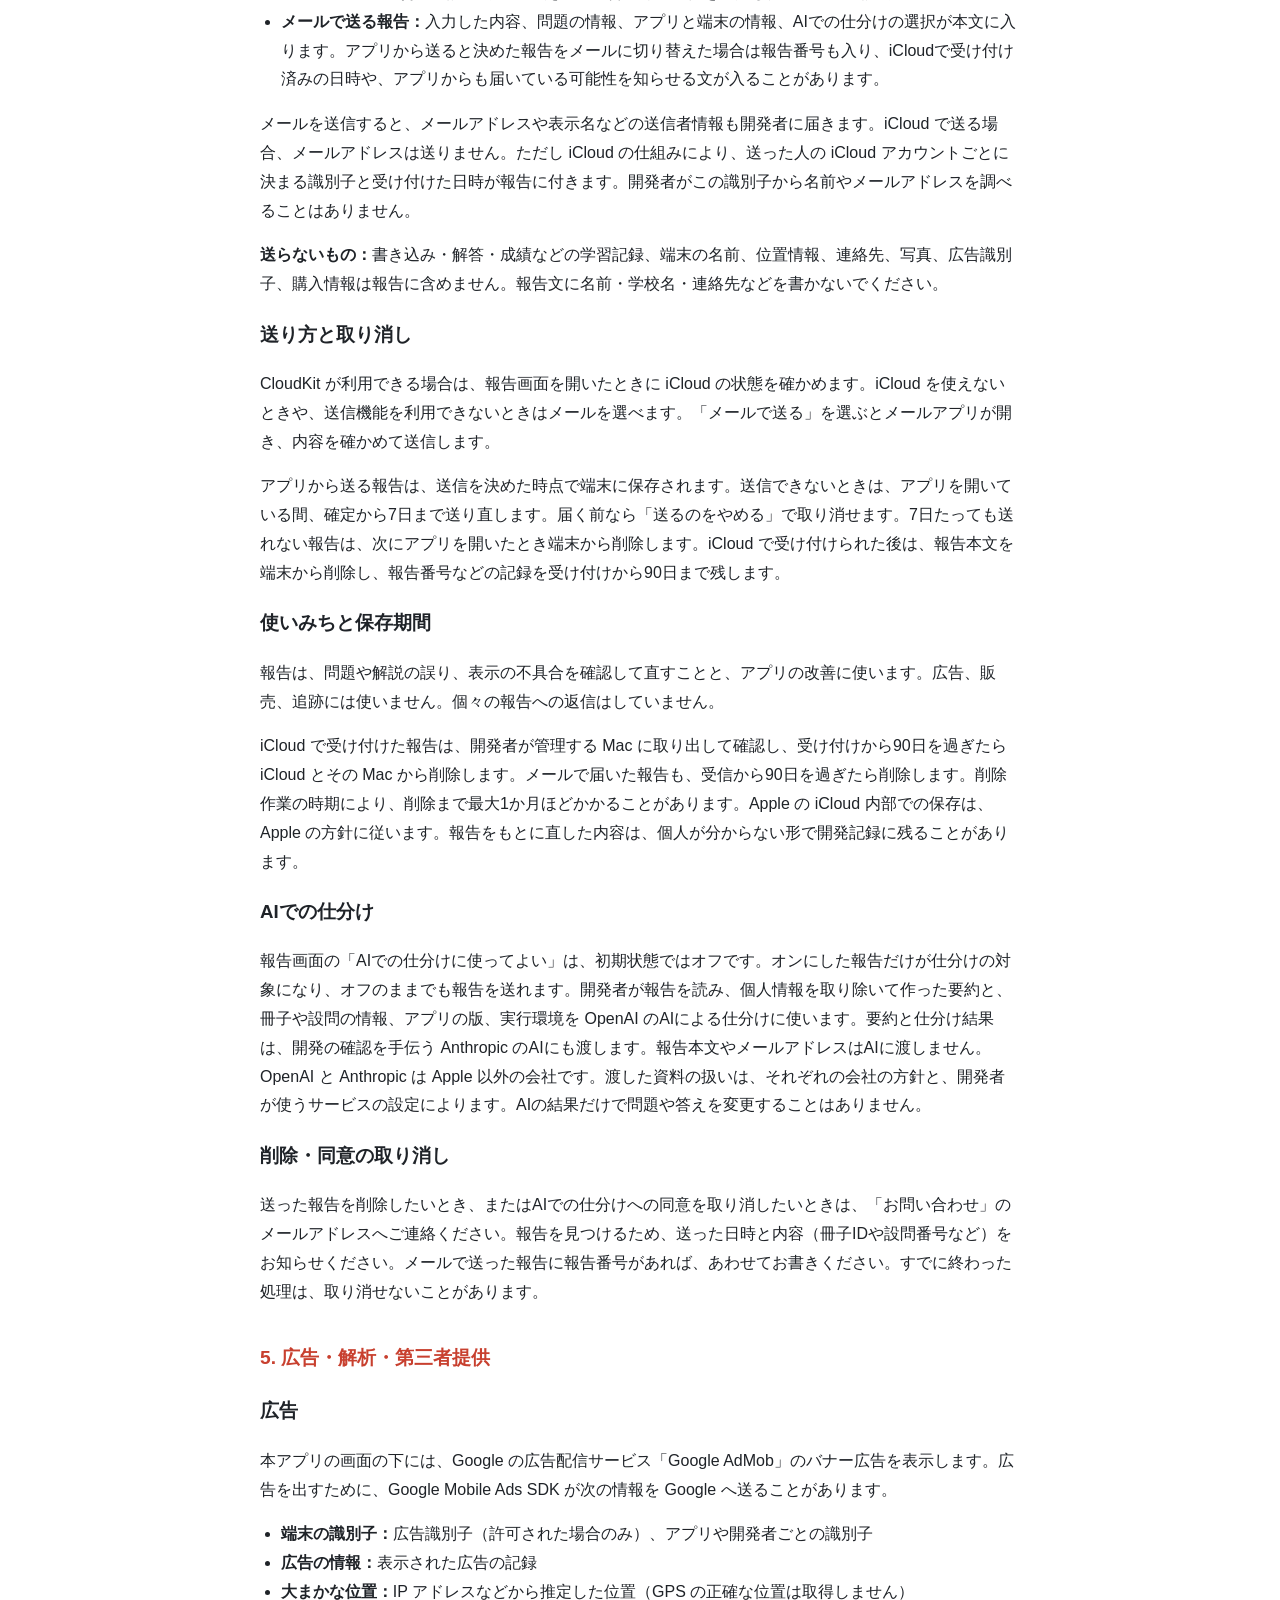
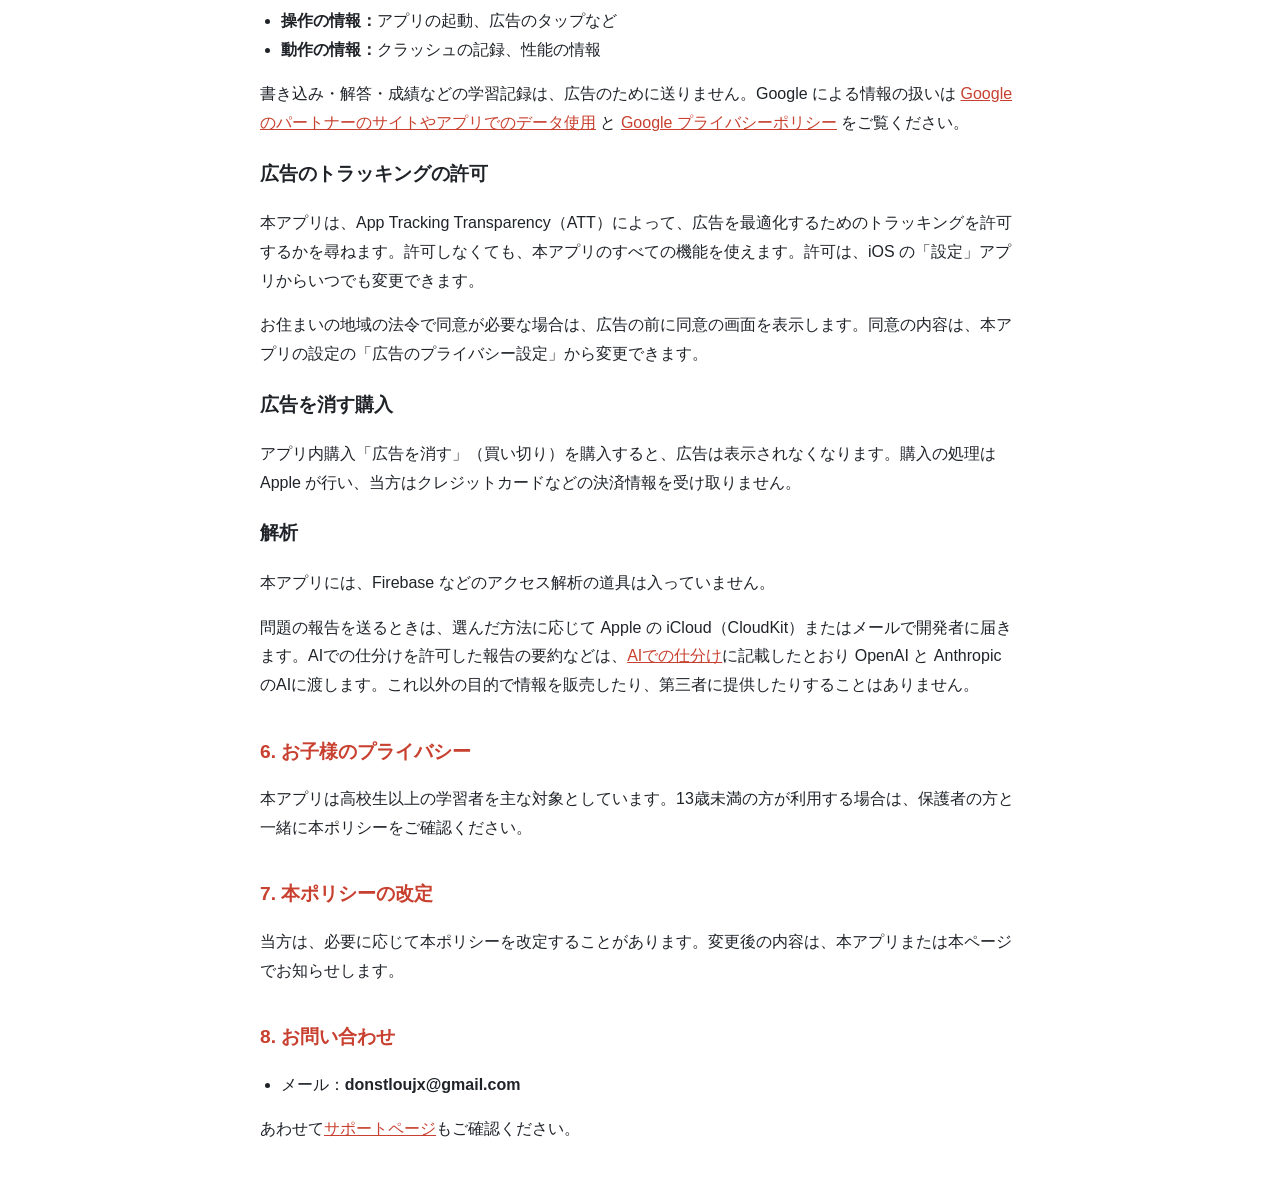
<file: kokugo/privacy-policy.html>
<!DOCTYPE html>
<html lang="ja">
<head>
<meta charset="UTF-8">
<meta name="viewport" content="width=device-width, initial-scale=1.0">
<title>国語マスター プライバシーポリシー</title>
<style>
  body { font-family: -apple-system, "Hiragino Sans", sans-serif; line-height: 1.8; max-width: 760px; margin: 0 auto; padding: 24px; color: #1F2328; }
  h1 { font-size: 1.6em; border-bottom: 2px solid #C8402F; padding-bottom: 8px; }
  h2 { font-size: 1.2em; margin-top: 1.8em; color: #C8402F; }
  .updated { color: #666; font-size: 0.9em; }
  strong { color: #1F2328; }
  ul { padding-left: 1.3em; }
  a { color: #C8402F; }
</style>
</head>
<body>
<h1>国語マスター プライバシーポリシー</h1>
<p class="updated">最終更新日：2026年11月9日</p>

<p>本ポリシーは、<strong>i want</strong>（以下「当方」）が提供する iOS アプリ「国語マスター」（以下「本アプリ」）における、利用者の情報の取り扱いについて定めるものです。</p>

<h2>1. 端末内に保存する情報</h2>
<p>本アプリは、次の学習情報を利用者の端末内に保存し、問題の報告を送るときも送信しません。</p>
<ul>
  <li><strong>書き込み・解答・成績</strong>：本アプリ内の保存領域に保存します。</li>
  <li><strong>設定</strong>：端末内の設定領域に保存します。</li>
  <li><strong>単語帳で覚えた語</strong>：覚えた語の記録を端末内に保存します。</li>
  <li><strong>お知らせの既読状況</strong>：どのお知らせまで読んだかを端末内に保存します。</li>
  <li><strong>評価ダイアログに関する情報</strong>：表示条件に使う利用時間と、表示したアプリの版を端末内に保存します。</li>
</ul>

<h2>2. 通信する情報</h2>
<ul>
  <li>本アプリは、お知らせを表示するために、お知らせの JSON（<code>https://ottub.github.io/kokugo/notices.json</code>）を読み込みます。</li>
  <li>本アプリは、i want のアプリ一覧（<code>https://ottub.github.io/apps.json</code>）を読み込みます。一覧から App Store のページを開く場合は、Apple の画面に移動します。</li>
  <li>お知らせとアプリ一覧の読み込みでは、利用者が入力した情報を当方へ送信しません。通常の通信として、接続先の GitHub Pages サーバーには IP アドレスなどが届くことがあります。</li>
  <li>評価ダイアログには Apple の標準機能（StoreKit の requestReview）を使います。</li>
  <li>広告の表示のために Google と通信します。送る情報については「5. 広告・解析・第三者提供」をご覧ください。</li>
  <li>解説画面から問題の報告を送るときは、iCloud（CloudKit）または利用者が選んだメールを使います。報告を送る前の iCloud の確認や、送る情報については「<a href="#issue-report">問題の報告</a>」をご覧ください。</li>
</ul>

<h2>3. ご意見・不具合のメール</h2>
<p>設定の「ご意見・不具合を送る」から、利用者が内容を確認したうえで、端末のメール機能を使って当方へ送信できます。メールの宛先は <strong>donstloujx@gmail.com</strong> です。メール本文にはアプリの版・端末の機種・iOS の版が自動で入ります。送信するかどうかは利用者が決められます。</p>

<h2 id="issue-report">4. 問題の報告</h2>
<p>解説画面の設問ごとにある「この問題を報告」から、答えや解説、問題文、図や表示について気になった点を送れます。設定の「ご意見・不具合を送る」は、これとは別のメール機能です。</p>
<ul>
  <li><strong>報告するかどうかは自由です。</strong>送らなくても、アプリを使えます。</li>
  <li><strong>送信前に主な内容を確認できます。</strong>報告の種類、入力した文、冊子の情報、アプリや端末の情報、AIでの仕分けへの同意が画面に表示されます。</li>
  <li><strong>自動では送りません。</strong>「送る」または「メールで送る」を選んだときに送信します。</li>
</ul>

<h3>送る情報</h3>
<ul>
  <li><strong>入力した内容：</strong>「気になった点」に書いた文と、「どんなこと？」で選んだ報告の種類</li>
  <li><strong>問題の情報：</strong>冊子ID、大問、題名、冊子の種類（問題冊子・解答冊子・解説）、頁、設問番号</li>
  <li><strong>アプリと端末の情報：</strong>アプリの版と build 番号、iOS の版、機種の型番、実行環境（iPhone・iPad または Mac）、文字サイズ</li>
  <li><strong>どちらの方法でも：</strong>AIでの仕分けを使ってよいかの選択</li>
  <li><strong>iCloud で送る報告：</strong>上記の内容に加えて、報告番号、送信を確定した日時、AIの説明の版</li>
  <li><strong>メールで送る報告：</strong>入力した内容、問題の情報、アプリと端末の情報、AIでの仕分けの選択が本文に入ります。アプリから送ると決めた報告をメールに切り替えた場合は報告番号も入り、iCloudで受け付け済みの日時や、アプリからも届いている可能性を知らせる文が入ることがあります。</li>
</ul>
<p>メールを送信すると、メールアドレスや表示名などの送信者情報も開発者に届きます。iCloud で送る場合、メールアドレスは送りません。ただし iCloud の仕組みにより、送った人の iCloud アカウントごとに決まる識別子と受け付けた日時が報告に付きます。開発者がこの識別子から名前やメールアドレスを調べることはありません。</p>
<p><strong>送らないもの：</strong>書き込み・解答・成績などの学習記録、端末の名前、位置情報、連絡先、写真、広告識別子、購入情報は報告に含めません。報告文に名前・学校名・連絡先などを書かないでください。</p>

<h3>送り方と取り消し</h3>
<p>CloudKit が利用できる場合は、報告画面を開いたときに iCloud の状態を確かめます。iCloud を使えないときや、送信機能を利用できないときはメールを選べます。「メールで送る」を選ぶとメールアプリが開き、内容を確かめて送信します。</p>
<p>アプリから送る報告は、送信を決めた時点で端末に保存されます。送信できないときは、アプリを開いている間、確定から7日まで送り直します。届く前なら「送るのをやめる」で取り消せます。7日たっても送れない報告は、次にアプリを開いたとき端末から削除します。iCloud で受け付けられた後は、報告本文を端末から削除し、報告番号などの記録を受け付けから90日まで残します。</p>

<h3>使いみちと保存期間</h3>
<p>報告は、問題や解説の誤り、表示の不具合を確認して直すことと、アプリの改善に使います。広告、販売、追跡には使いません。個々の報告への返信はしていません。</p>
<p>iCloud で受け付けた報告は、開発者が管理する Mac に取り出して確認し、受け付けから90日を過ぎたら iCloud とその Mac から削除します。メールで届いた報告も、受信から90日を過ぎたら削除します。削除作業の時期により、削除まで最大1か月ほどかかることがあります。Apple の iCloud 内部での保存は、Apple の方針に従います。報告をもとに直した内容は、個人が分からない形で開発記録に残ることがあります。</p>

<h3 id="issue-report-ai">AIでの仕分け</h3>
<p>報告画面の「AIでの仕分けに使ってよい」は、初期状態ではオフです。オンにした報告だけが仕分けの対象になり、オフのままでも報告を送れます。開発者が報告を読み、個人情報を取り除いて作った要約と、冊子や設問の情報、アプリの版、実行環境を OpenAI のAIによる仕分けに使います。要約と仕分け結果は、開発の確認を手伝う Anthropic のAIにも渡します。報告本文やメールアドレスはAIに渡しません。OpenAI と Anthropic は Apple 以外の会社です。渡した資料の扱いは、それぞれの会社の方針と、開発者が使うサービスの設定によります。AIの結果だけで問題や答えを変更することはありません。</p>

<h3>削除・同意の取り消し</h3>
<p>送った報告を削除したいとき、またはAIでの仕分けへの同意を取り消したいときは、「お問い合わせ」のメールアドレスへご連絡ください。報告を見つけるため、送った日時と内容（冊子IDや設問番号など）をお知らせください。メールで送った報告に報告番号があれば、あわせてお書きください。すでに終わった処理は、取り消せないことがあります。</p>

<h2>5. 広告・解析・第三者提供</h2>
<h3>広告</h3>
<p>本アプリの画面の下には、Google の広告配信サービス「Google AdMob」のバナー広告を表示します。広告を出すために、Google Mobile Ads SDK が次の情報を Google へ送ることがあります。</p>
<ul>
  <li><strong>端末の識別子：</strong>広告識別子（許可された場合のみ）、アプリや開発者ごとの識別子</li>
  <li><strong>広告の情報：</strong>表示された広告の記録</li>
  <li><strong>大まかな位置：</strong>IP アドレスなどから推定した位置（GPS の正確な位置は取得しません）</li>
  <li><strong>操作の情報：</strong>アプリの起動、広告のタップなど</li>
  <li><strong>動作の情報：</strong>クラッシュの記録、性能の情報</li>
</ul>
<p>書き込み・解答・成績などの学習記録は、広告のために送りません。Google による情報の扱いは <a href="https://policies.google.com/technologies/partner-sites">Google のパートナーのサイトやアプリでのデータ使用</a> と <a href="https://policies.google.com/privacy">Google プライバシーポリシー</a> をご覧ください。</p>
<h3>広告のトラッキングの許可</h3>
<p>本アプリは、App Tracking Transparency（ATT）によって、広告を最適化するためのトラッキングを許可するかを尋ねます。許可しなくても、本アプリのすべての機能を使えます。許可は、iOS の「設定」アプリからいつでも変更できます。</p>
<p>お住まいの地域の法令で同意が必要な場合は、広告の前に同意の画面を表示します。同意の内容は、本アプリの設定の「広告のプライバシー設定」から変更できます。</p>
<h3>広告を消す購入</h3>
<p>アプリ内購入「広告を消す」（買い切り）を購入すると、広告は表示されなくなります。購入の処理は Apple が行い、当方はクレジットカードなどの決済情報を受け取りません。</p>
<h3>解析</h3>
<p>本アプリには、Firebase などのアクセス解析の道具は入っていません。</p>
<p>問題の報告を送るときは、選んだ方法に応じて Apple の iCloud（CloudKit）またはメールで開発者に届きます。AIでの仕分けを許可した報告の要約などは、<a href="#issue-report-ai">AIでの仕分け</a>に記載したとおり OpenAI と Anthropic のAIに渡します。これ以外の目的で情報を販売したり、第三者に提供したりすることはありません。</p>

<h2>6. お子様のプライバシー</h2>
<p>本アプリは高校生以上の学習者を主な対象としています。13歳未満の方が利用する場合は、保護者の方と一緒に本ポリシーをご確認ください。</p>

<h2>7. 本ポリシーの改定</h2>
<p>当方は、必要に応じて本ポリシーを改定することがあります。変更後の内容は、本アプリまたは本ページでお知らせします。</p>

<h2>8. お問い合わせ</h2>
<ul>
  <li>メール：<strong>donstloujx@gmail.com</strong></li>
</ul>
<p>あわせて<a href="support.html">サポートページ</a>もご確認ください。</p>

</body>
</html>
</file>
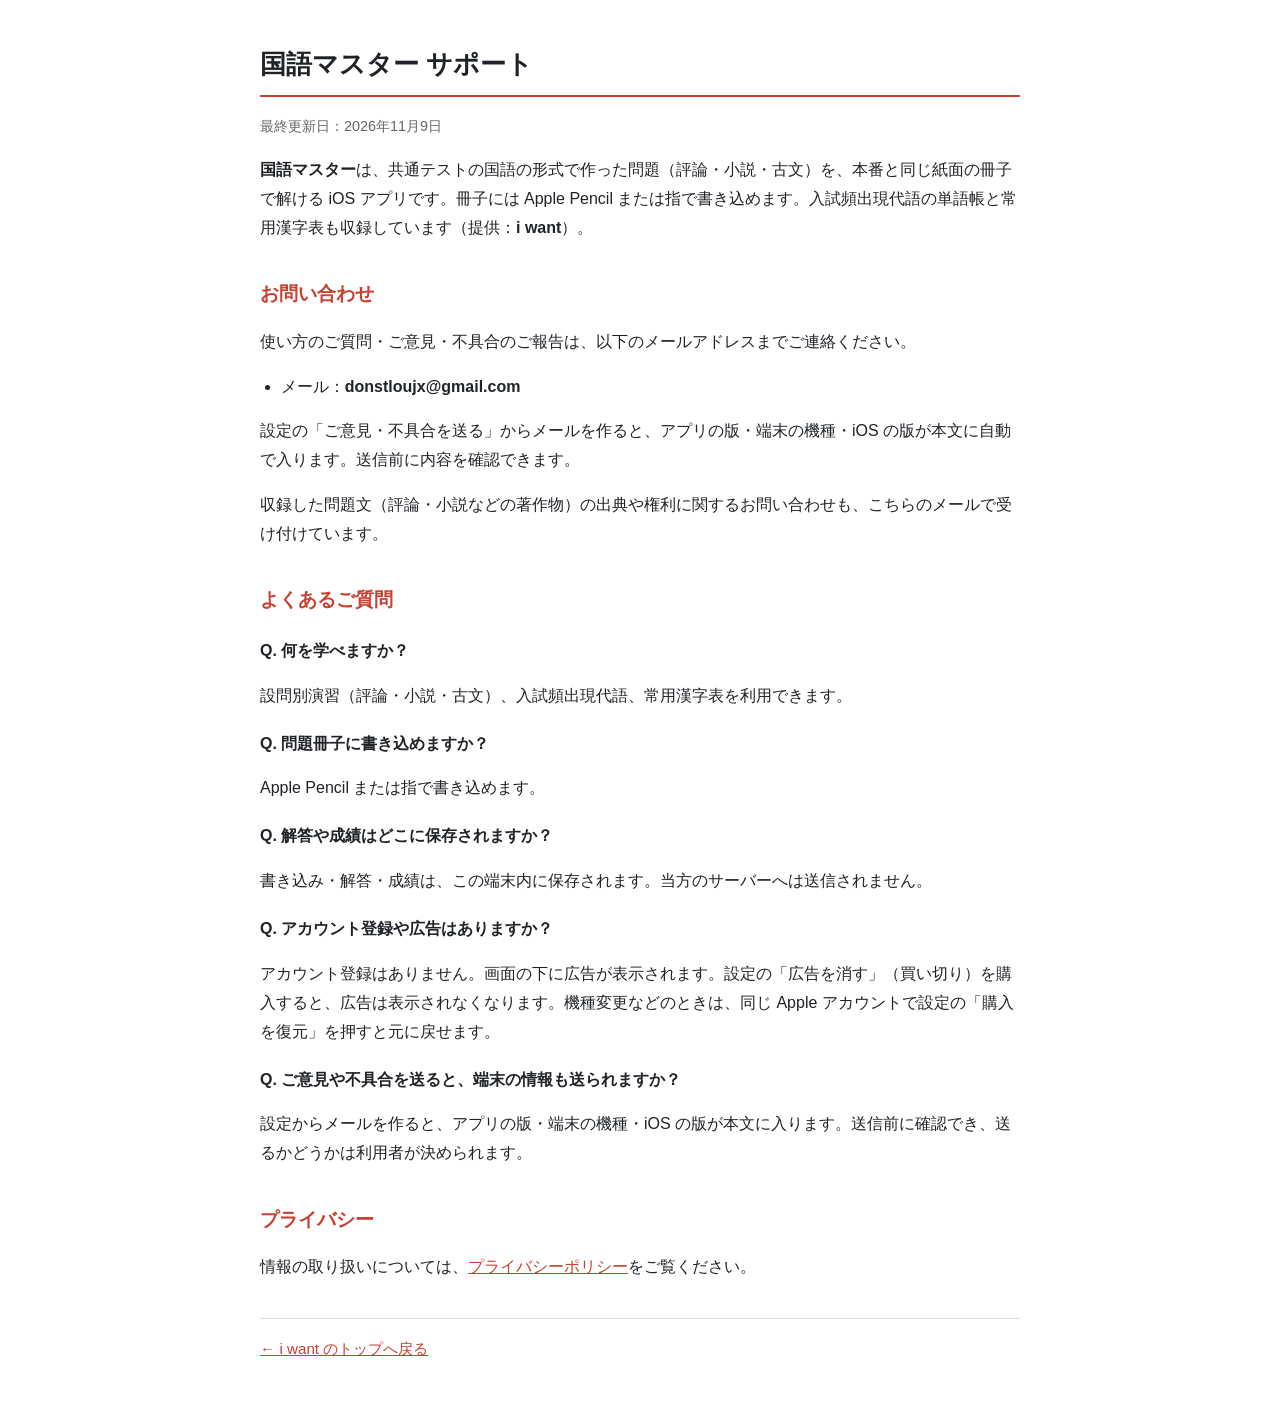
<file: kokugo/support.html>
<!DOCTYPE html>
<html lang="ja">
<head>
<meta charset="UTF-8">
<meta name="viewport" content="width=device-width, initial-scale=1.0">
<title>国語マスター サポート</title>
<style>
  body { font-family: -apple-system, "Hiragino Sans", sans-serif; line-height: 1.8; max-width: 760px; margin: 0 auto; padding: 24px; color: #1F2328; }
  h1 { font-size: 1.6em; border-bottom: 2px solid #C8402F; padding-bottom: 8px; }
  h2 { font-size: 1.2em; margin-top: 1.8em; color: #C8402F; }
  .updated { color: #666; font-size: 0.9em; }
  strong { color: #1F2328; }
  ul { padding-left: 1.3em; }
  a { color: #C8402F; }
  .faq-q { font-weight: 600; margin-top: 1.2em; }
  /* トップページ（ottub.github.io）から同じタブで来たとき、題名をつないで切り替える */
  @view-transition { navigation:auto; }
  @media (prefers-reduced-motion: reduce) { @view-transition { navigation:none; } }
  h1 { view-transition-name:app-title; }
  .home { margin-top: 2.4em; padding-top: 1em; border-top: 1px solid #ddd; font-size: 0.95em; }
</style>
</head>
<body>
<h1>国語マスター サポート</h1>
<p class="updated">最終更新日：2026年11月9日</p>

<p><strong>国語マスター</strong>は、共通テストの国語の形式で作った問題（評論・小説・古文）を、本番と同じ紙面の冊子で解ける iOS アプリです。冊子には Apple Pencil または指で書き込めます。入試頻出現代語の単語帳と常用漢字表も収録しています（提供：<strong>i want</strong>）。</p>

<h2>お問い合わせ</h2>
<p>使い方のご質問・ご意見・不具合のご報告は、以下のメールアドレスまでご連絡ください。</p>
<ul>
  <li>メール：<strong>donstloujx@gmail.com</strong></li>
</ul>
<p>設定の「ご意見・不具合を送る」からメールを作ると、アプリの版・端末の機種・iOS の版が本文に自動で入ります。送信前に内容を確認できます。</p>
<p>収録した問題文（評論・小説などの著作物）の出典や権利に関するお問い合わせも、こちらのメールで受け付けています。</p>

<h2>よくあるご質問</h2>

<p class="faq-q">Q. 何を学べますか？</p>
<p>設問別演習（評論・小説・古文）、入試頻出現代語、常用漢字表を利用できます。</p>

<p class="faq-q">Q. 問題冊子に書き込めますか？</p>
<p>Apple Pencil または指で書き込めます。</p>

<p class="faq-q">Q. 解答や成績はどこに保存されますか？</p>
<p>書き込み・解答・成績は、この端末内に保存されます。当方のサーバーへは送信されません。</p>

<p class="faq-q">Q. アカウント登録や広告はありますか？</p>
<p>アカウント登録はありません。画面の下に広告が表示されます。設定の「広告を消す」（買い切り）を購入すると、広告は表示されなくなります。機種変更などのときは、同じ Apple アカウントで設定の「購入を復元」を押すと元に戻せます。</p>

<p class="faq-q">Q. ご意見や不具合を送ると、端末の情報も送られますか？</p>
<p>設定からメールを作ると、アプリの版・端末の機種・iOS の版が本文に入ります。送信前に確認でき、送るかどうかは利用者が決められます。</p>

<h2>プライバシー</h2>
<p>情報の取り扱いについては、<a href="privacy-policy.html">プライバシーポリシー</a>をご覧ください。</p>

<p class="home"><a href="../">← i want のトップへ戻る</a></p>

</body>
</html>
</file>
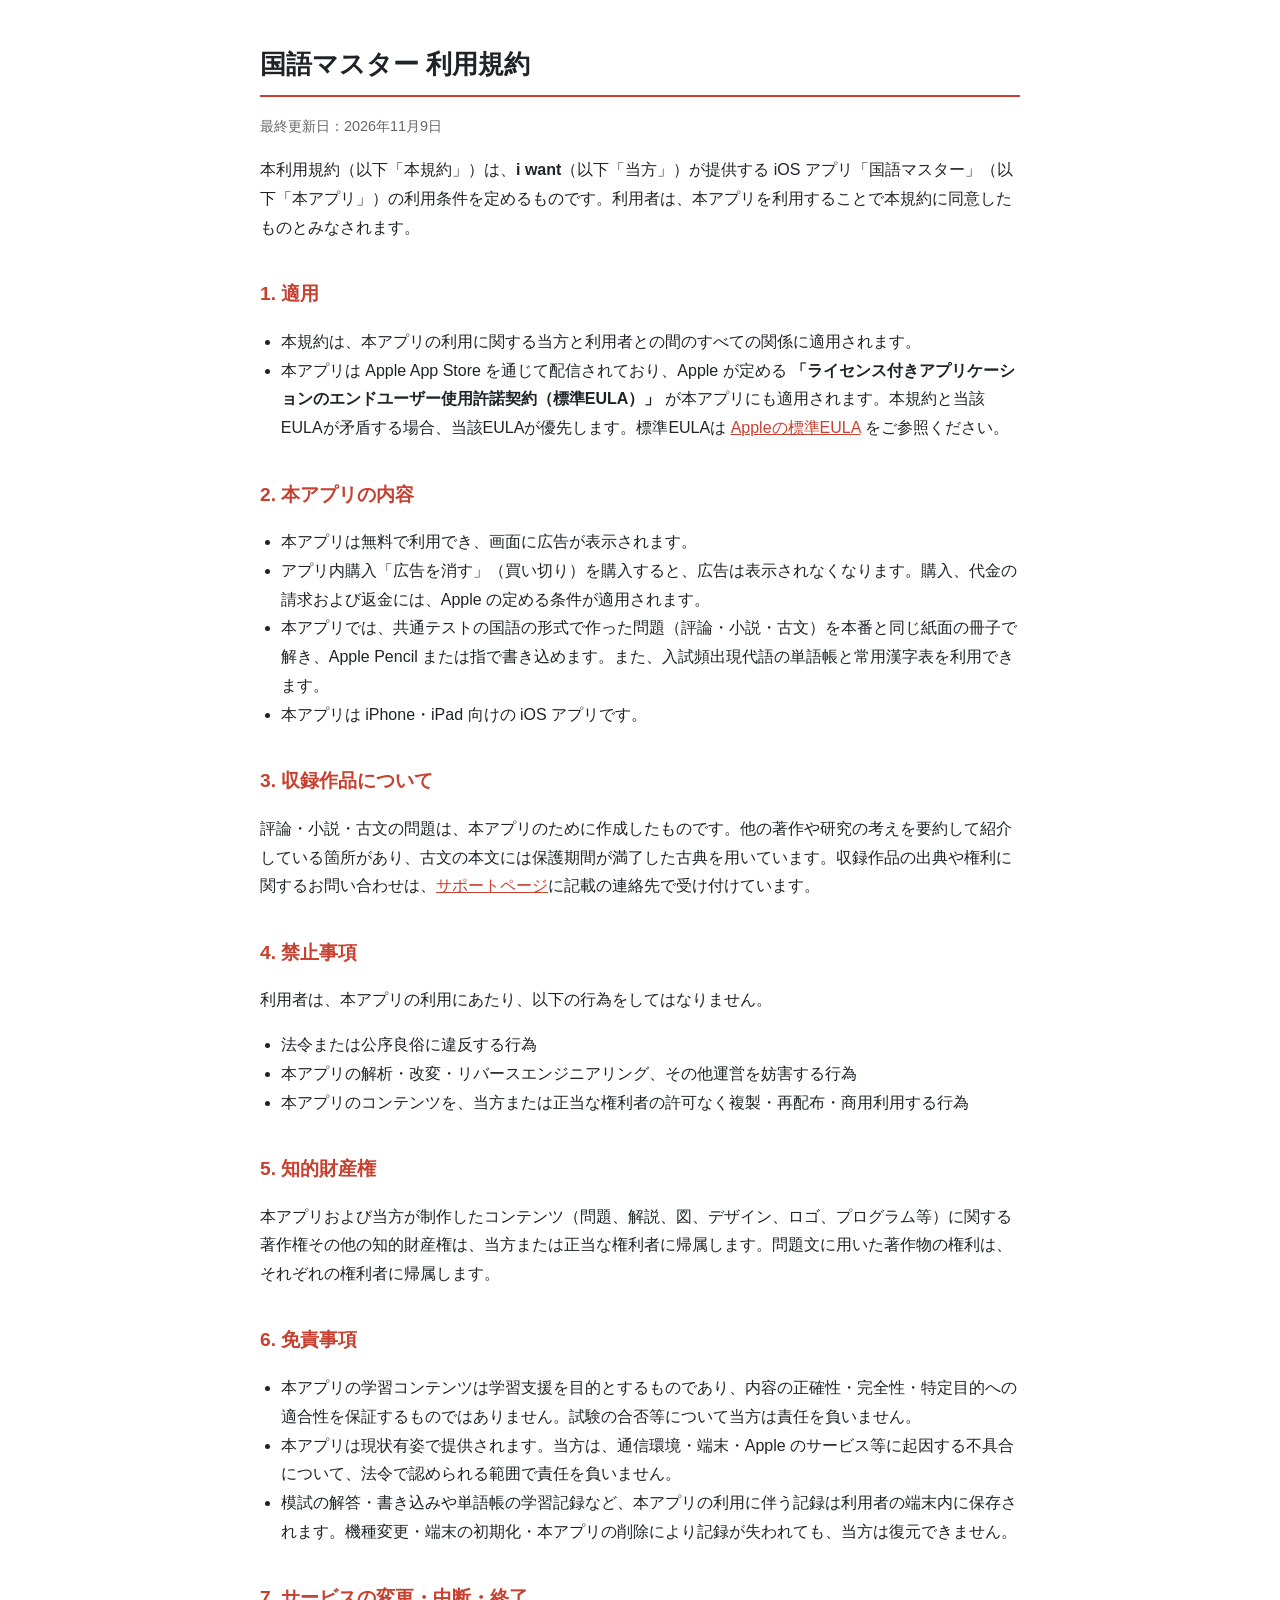
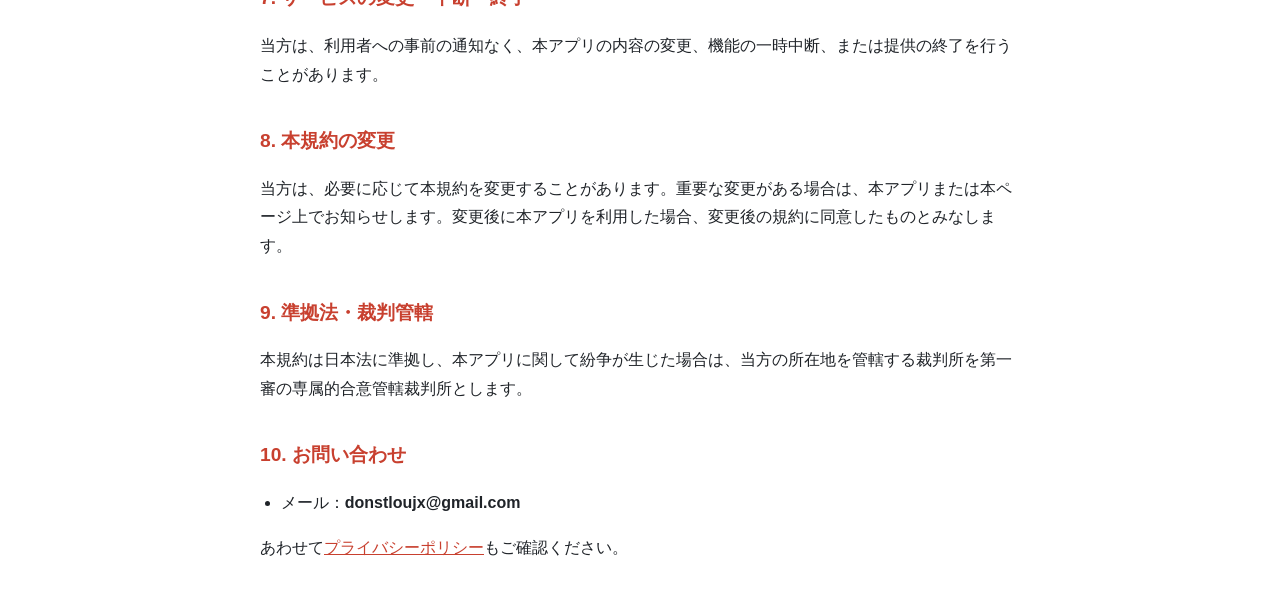
<file: kokugo/terms.html>
<!DOCTYPE html>
<html lang="ja">
<head>
<meta charset="UTF-8">
<meta name="viewport" content="width=device-width, initial-scale=1.0">
<title>国語マスター 利用規約</title>
<style>
  body { font-family: -apple-system, "Hiragino Sans", sans-serif; line-height: 1.8; max-width: 760px; margin: 0 auto; padding: 24px; color: #1F2328; }
  h1 { font-size: 1.6em; border-bottom: 2px solid #C8402F; padding-bottom: 8px; }
  h2 { font-size: 1.2em; margin-top: 1.8em; color: #C8402F; }
  .updated { color: #666; font-size: 0.9em; }
  strong { color: #1F2328; }
  ul { padding-left: 1.3em; }
  a { color: #C8402F; }
</style>
</head>
<body>
<h1>国語マスター 利用規約</h1>
<p class="updated">最終更新日：2026年11月9日</p>

<p>本利用規約（以下「本規約」）は、<strong>i want</strong>（以下「当方」）が提供する iOS アプリ「国語マスター」（以下「本アプリ」）の利用条件を定めるものです。利用者は、本アプリを利用することで本規約に同意したものとみなされます。</p>

<h2>1. 適用</h2>
<ul>
  <li>本規約は、本アプリの利用に関する当方と利用者との間のすべての関係に適用されます。</li>
  <li>本アプリは Apple App Store を通じて配信されており、Apple が定める <strong>「ライセンス付きアプリケーションのエンドユーザー使用許諾契約（標準EULA）」</strong> が本アプリにも適用されます。本規約と当該EULAが矛盾する場合、当該EULAが優先します。標準EULAは <a href="https://www.apple.com/legal/internet-services/itunes/dev/stdeula/">Appleの標準EULA</a> をご参照ください。</li>
</ul>

<h2>2. 本アプリの内容</h2>
<ul>
  <li>本アプリは無料で利用でき、画面に広告が表示されます。</li>
  <li>アプリ内購入「広告を消す」（買い切り）を購入すると、広告は表示されなくなります。購入、代金の請求および返金には、Apple の定める条件が適用されます。</li>
  <li>本アプリでは、共通テストの国語の形式で作った問題（評論・小説・古文）を本番と同じ紙面の冊子で解き、Apple Pencil または指で書き込めます。また、入試頻出現代語の単語帳と常用漢字表を利用できます。</li>
  <li>本アプリは iPhone・iPad 向けの iOS アプリです。</li>
</ul>

<h2>3. 収録作品について</h2>
<p>評論・小説・古文の問題は、本アプリのために作成したものです。他の著作や研究の考えを要約して紹介している箇所があり、古文の本文には保護期間が満了した古典を用いています。収録作品の出典や権利に関するお問い合わせは、<a href="support.html">サポートページ</a>に記載の連絡先で受け付けています。</p>

<h2>4. 禁止事項</h2>
<p>利用者は、本アプリの利用にあたり、以下の行為をしてはなりません。</p>
<ul>
  <li>法令または公序良俗に違反する行為</li>
  <li>本アプリの解析・改変・リバースエンジニアリング、その他運営を妨害する行為</li>
  <li>本アプリのコンテンツを、当方または正当な権利者の許可なく複製・再配布・商用利用する行為</li>
</ul>

<h2>5. 知的財産権</h2>
<p>本アプリおよび当方が制作したコンテンツ（問題、解説、図、デザイン、ロゴ、プログラム等）に関する著作権その他の知的財産権は、当方または正当な権利者に帰属します。問題文に用いた著作物の権利は、それぞれの権利者に帰属します。</p>

<h2>6. 免責事項</h2>
<ul>
  <li>本アプリの学習コンテンツは学習支援を目的とするものであり、内容の正確性・完全性・特定目的への適合性を保証するものではありません。試験の合否等について当方は責任を負いません。</li>
  <li>本アプリは現状有姿で提供されます。当方は、通信環境・端末・Apple のサービス等に起因する不具合について、法令で認められる範囲で責任を負いません。</li>
  <li>模試の解答・書き込みや単語帳の学習記録など、本アプリの利用に伴う記録は利用者の端末内に保存されます。機種変更・端末の初期化・本アプリの削除により記録が失われても、当方は復元できません。</li>
</ul>

<h2>7. サービスの変更・中断・終了</h2>
<p>当方は、利用者への事前の通知なく、本アプリの内容の変更、機能の一時中断、または提供の終了を行うことがあります。</p>

<h2>8. 本規約の変更</h2>
<p>当方は、必要に応じて本規約を変更することがあります。重要な変更がある場合は、本アプリまたは本ページ上でお知らせします。変更後に本アプリを利用した場合、変更後の規約に同意したものとみなします。</p>

<h2>9. 準拠法・裁判管轄</h2>
<p>本規約は日本法に準拠し、本アプリに関して紛争が生じた場合は、当方の所在地を管轄する裁判所を第一審の専属的合意管轄裁判所とします。</p>

<h2>10. お問い合わせ</h2>
<ul>
  <li>メール：<strong>donstloujx@gmail.com</strong></li>
</ul>
<p>あわせて<a href="privacy-policy.html">プライバシーポリシー</a>もご確認ください。</p>

</body>
</html>
</file>
<file: style.css>
@font-face{font-family:Poppins;src:url(assets/Poppins-Medium.ttf) format('truetype');font-weight:500;font-display:swap}@font-face{font-family:Poppins;src:url(assets/Poppins-Bold.ttf) format('truetype');font-weight:700;font-display:swap}
:root{color-scheme:dark;--bg:#080f0d;--green:#70eda8;--line:#7a9b8735;--muted:#9baea2;--white:#e7eee9;--pad:clamp(18px,3.2vw,64px)}*{box-sizing:border-box}html{scroll-behavior:smooth;scroll-padding-top:94px}body{margin:0;background:var(--bg);color:var(--white);font-family:Arial,'Hiragino Kaku Gothic ProN','Yu Gothic',sans-serif;-webkit-font-smoothing:antialiased}a{color:inherit;text-decoration:none}button{font:inherit;color:inherit;cursor:pointer}button,a{touch-action:manipulation;-webkit-tap-highlight-color:transparent}button:focus-visible,a:focus-visible,[tabindex]:focus-visible{outline:2px solid var(--green);outline-offset:5px}button{border-radius:0}h1,h2,h3,p{margin:0}::selection{background:var(--green);color:var(--bg)}.mono{font-family:'SFMono-Regular',Consolas,'Liberation Mono',monospace;font-size:10px;letter-spacing:.06em;line-height:1.65}.skip{position:fixed;left:20px;top:-100px;background:var(--green);color:#080f0d;padding:15px;z-index:100}.skip:focus{top:12px}.header{height:86px;padding:0 var(--pad);display:flex;align-items:center;gap:28px;border-bottom:1px solid var(--line);position:sticky;top:0;z-index:10;background:var(--bg)}.brand{font:500 27px/1.3 Poppins,sans-serif;letter-spacing:2px;display:flex;flex-direction:column;align-items:center;width:max-content;flex-shrink:0}.brand span{background:linear-gradient(135deg,#29c780,#70eda8);background-clip:text;-webkit-background-clip:text;color:transparent;filter:drop-shadow(0 0 10px #4ddb8f40)}.brand:after{content:'';height:3px;width:25px;border-radius:3px;background:#4ddb8f;margin-top:5px;box-shadow:0 0 12px #4ddb8f50}.header-label{border-left:1px solid var(--line);padding-left:25px;color:var(--muted);font-size:9px}.header nav{margin-left:auto;display:flex;gap:35px}.header nav a{font:11px 'SFMono-Regular',Consolas,monospace;min-height:44px;display:flex;align-items:center;gap:16px}.header nav a span{color:var(--green)}#motion{font:10px 'SFMono-Regular',Consolas,monospace;min-height:38px;padding:0 12px;background:transparent;border:1px solid var(--line);margin-left:16px;white-space:nowrap}#motion span{color:var(--green);margin-left:10px}#motion:disabled{cursor:default}.journey{height:310svh;position:relative}.terminal{position:sticky;top:86px;height:calc(100svh - 86px);min-height:600px;margin:0 var(--pad);border-inline:1px solid var(--line);overflow:hidden;isolation:isolate;background:#080f0d}.topline{height:47px;border-bottom:1px solid var(--line);display:flex;align-items:center;justify-content:space-between;gap:20px;padding:0 20px;position:relative;z-index:3;color:var(--muted);font-size:9px}.topline>span{display:flex;align-items:center;gap:10px}.status-dot{width:5px;height:5px;background:var(--green);box-shadow:0 0 12px var(--green)}.study{color:#92a396}.topline-end{color:var(--green)}.scene{position:absolute;inset:47px 0 78px;z-index:-1;overflow:hidden}.scene-grid{position:absolute;inset:0;background-image:linear-gradient(#84be9a0a 1px,transparent 1px),linear-gradient(90deg,#84be9a0a 1px,transparent 1px);background-size:42px 42px;mask-image:linear-gradient(90deg,transparent,#000 40%)}.core-wrap{position:absolute;left:28%;top:0;width:66%;height:100%;display:grid;place-items:center;perspective:900px;opacity:.95;pointer-events:none}.core-wrap img{width:min(100%,780px);height:auto;mix-blend-mode:screen;will-change:transform;filter:brightness(.86);mask-image:radial-gradient(ellipse,#000 48%,#000b 62%,transparent 74%)}#orbit{position:absolute;inset:0;width:100%;height:100%;pointer-events:none}.scan{position:absolute;left:24%;width:65%;top:52%;height:1px;opacity:.3;background:linear-gradient(90deg,transparent,#70eda8,transparent);box-shadow:0 0 15px #70eda8;pointer-events:none}.cross{position:absolute;color:#749784;font:20px monospace}.cross-a{top:20%;left:38%}.cross-b{bottom:16%;right:20%}.cross-c{top:13%;right:10%}.object-tag{position:absolute;bottom:18%;left:39%;color:#9bb9a7;font-size:9px;line-height:1.9}.hero-copy{position:absolute;left:34px;top:clamp(85px,13vh,155px);width:38%;max-width:490px;z-index:2;pointer-events:none}.hero-copy a{pointer-events:auto}.eyebrow{color:var(--green);font-size:9px;letter-spacing:.13em;margin-bottom:24px}.hero-copy h1{font-family:Poppins,Arial,sans-serif;font-weight:700;font-size:clamp(66px,7vw,112px);line-height:.96;letter-spacing:-.06em}.hero-copy h1 span{color:var(--green)}.hero-jp{font-size:18px;font-weight:600;letter-spacing:.035em;margin-top:28px}.hero-desc{font-size:12px;line-height:2;color:var(--muted);margin-top:15px}.button{display:inline-flex;align-items:center;justify-content:space-between;gap:36px;font-size:12px;background:var(--green);color:#080f0d;min-height:46px;padding:0 19px;margin-top:26px;clip-path:polygon(0 0,calc(100% - 10px) 0,100% 10px,100% 100%,0 100%);transition:background .2s}.button:hover{background:#b1ffd0}.button span{font-size:20px}.directory{position:absolute;right:22px;top:24%;width:170px;z-index:2;background:#080f0dab;backdrop-filter:blur(8px)}.side-title{font-size:8px;display:flex;justify-content:space-between;padding-bottom:15px;border-bottom:1px solid var(--line);color:var(--muted)}.side-title span{color:var(--green)}.directory a{display:block;padding:19px 0;border-bottom:1px solid var(--line);transition:color .2s}.directory a:hover{color:var(--green)}.directory small{font-size:8px;color:#92a598}.directory a>span{display:flex;align-items:center;justify-content:space-between;font-size:12px;margin-top:9px}.directory b{font:16px monospace;color:var(--green)}.side-footer{color:#7f9787;margin-top:27px;font-size:7px}.side-footer span{display:block}.mini-bars{color:#70eda871;font-size:19px;letter-spacing:3px;margin-bottom:7px;overflow:hidden}.scene-caption{position:absolute;left:43%;bottom:114px;max-width:420px;padding-left:18px;border-left:2px solid var(--green)}.chapter-number{font-size:9px;color:var(--green)}.scene-caption h2{font-size:15px;line-height:1.8;margin-top:5px;font-weight:500}.scene-caption p{font-size:11px;color:var(--muted);line-height:1.8;margin-top:3px}.bottomline{position:absolute;inset:auto 0 0;height:78px;border-top:1px solid var(--line);display:flex;align-items:center;padding:0 22px;gap:24px;background:#080f0dfa}.chapter-nav{display:flex;gap:22px}.chapter-nav button{border:0;background:none;color:#8ba092;min-height:44px;font:10px 'SFMono-Regular',Consolas,monospace;padding:0;white-space:nowrap}.chapter-nav button span{font-size:8px;margin-right:6px;opacity:.7}.chapter-nav button.active{color:var(--green)}.readout{margin-left:auto;display:flex;align-items:center;gap:18px;color:var(--muted);font-size:8px}.readout strong{font-weight:400;font-size:24px;color:var(--green);min-width:76px}.readout strong span{font-size:10px;margin-left:6px}.scroll-label{font-size:8px;border-left:1px solid var(--line);padding-left:24px;display:flex;gap:20px;align-items:center}.scroll-label>span{font-size:25px;color:var(--green)}.progress-track{position:absolute;inset:auto 0 0;height:2px;background:#153225}.progress-track div{height:100%;width:100%;background:var(--green);transform:scaleX(0);transform-origin:left;box-shadow:0 0 8px var(--green)}
.works,.about{padding:70px var(--pad) 90px;max-width:1700px;margin:0 auto}.section-top{display:flex;align-items:center;justify-content:space-between;color:var(--muted);font-size:9px;gap:20px;padding-bottom:23px;border-bottom:1px solid var(--line)}.section-top span:first-child{color:var(--green)}.works-heading{display:flex;align-items:end;justify-content:space-between;gap:40px;margin:48px 0 42px}.works h2{font:700 clamp(48px,6vw,88px)/.98 Poppins,Arial,sans-serif;letter-spacing:-.06em}.works h2 span{color:var(--green)}.works-heading>p{font-size:13px;line-height:2;color:var(--muted);max-width:340px;padding-bottom:8px}.project-console{border:1px solid #789e8655;position:relative}.project-console:before,.project-console:after{content:'+';position:absolute;top:-9px;font:16px monospace;color:var(--green);z-index:2}.project-console:before{left:-5px}.project-console:after{right:-5px}.project-tabs{display:grid;grid-template-columns:repeat(3,1fr);border-bottom:1px solid var(--line)}.project-tabs button{background:#0d1712;border:0;border-right:1px solid var(--line);min-height:72px;display:flex;gap:22px;align-items:center;text-align:left;padding:18px 28px;font-size:14px}.project-tabs button:last-child{border-right:0}.project-tabs button>span:last-child{margin-left:auto}.project-tabs button[aria-selected=true]{background:var(--green);color:#080f0d}.project-tabs .mono{font-size:10px;opacity:.7}#project-panel{display:grid;grid-template-columns:1.25fr 1fr;min-height:470px}.project-art{position:relative;min-height:470px;background:radial-gradient(ellipse at center,#142c20,#080f0d 70%);border-right:1px solid var(--line);overflow:hidden}.project-art:after{content:'';position:absolute;inset:0;pointer-events:none;background-image:linear-gradient(#70eda808 1px,transparent 1px),linear-gradient(90deg,#70eda808 1px,transparent 1px);background-size:34px 34px}#project-canvas{position:absolute;width:100%;height:100%;inset:0}.art-label{position:absolute;left:25px;top:23px;color:var(--green);font-size:9px}.art-corner{position:absolute;right:25px;top:20px;font:20px monospace;color:var(--muted)}.art-note{position:absolute;bottom:22px;left:25px;color:var(--muted);font-size:8px}.project-info{padding:50px clamp(28px,4vw,65px);display:flex;flex-direction:column;justify-content:center}.project-info>p:first-child{color:var(--green);font-size:9px}.project-info h3{font-size:clamp(28px,3.2vw,50px);font-weight:600;letter-spacing:.035em;margin-top:35px;line-height:1.4}.project-en{font-size:10px;color:#8faa99;margin-top:9px}#project-copy{font-size:14px;line-height:2.1;margin-top:28px;color:#c1cfc5}.project-detail{margin-top:35px;padding-top:18px;border-top:1px solid var(--line)}.project-detail span{font-size:8px;color:var(--green)}.project-detail p{font-size:12px;line-height:1.9;color:var(--muted);margin-top:10px}.preview-note{font-size:11px;line-height:1.9;color:#92a699;margin-top:18px}.about{padding-top:40px;padding-bottom:80px}.about-main{display:grid;grid-template-columns:1.4fr 1fr;gap:60px;margin-top:64px;align-items:center}.about h2{font-size:clamp(30px,4.4vw,65px);line-height:1.5;font-weight:500;letter-spacing:-.015em}.about-copy>span{color:var(--green);font-size:9px}.about-copy p{font-size:14px;line-height:2.2;color:#b0c2b6;margin-top:25px}.origin-line{margin-top:65px;display:flex;gap:25px;align-items:center;color:var(--green)}.origin-line span{height:1px;background:var(--line);flex:1}.origin-line b{font:12px monospace;letter-spacing:8px}footer{margin:0 var(--pad);padding:36px 0;border-top:1px solid var(--line);display:flex;align-items:center;gap:40px;flex-wrap:wrap}footer>.mono{font-size:9px;color:var(--muted)}.backtop{font-size:11px;margin-left:auto;min-height:44px;display:flex;align-items:center}footer p{width:100%;font:9px monospace;color:#819b8c}.noscript-note{padding:20px var(--pad)}.motion-off .journey{height:100svh;min-height:680px}.motion-off .terminal{position:relative}.motion-off *{transition:none!important;animation:none!important}.motion-off .scan{display:none}
@media(min-width:1700px){.hero-copy{left:60px}.directory{right:40px;width:200px}}
@media(max-width:1100px){.directory{display:none}.core-wrap{left:29%;width:76%}.hero-copy{width:46%;left:26px}.hero-copy h1{font-size:clamp(64px,8vw,90px)}.scene-caption{left:49%;right:22px}.object-tag{left:55%;bottom:25%}.scroll-label{display:none}.readout{margin-left:auto}.hero-desc{font-size:12px}}
@media(max-width:700px){html{scroll-padding-top:18px}.header{height:76px;gap:12px}.brand{font-size:22px}.header-label{display:none}.header nav{gap:16px}.header nav a{font-size:9px;gap:7px}.header nav a span{display:none}#motion{font-size:8px;padding:0 8px;margin-left:0;min-height:36px}#motion span{margin-left:5px}.journey{height:280svh}.terminal{top:76px;height:calc(100svh - 76px);min-height:600px}.topline{height:39px;padding:0 12px;font-size:7px;gap:8px}.study{font-size:7px}.topline-end{display:none!important}.scene{inset:39px 0 74px}.core-wrap{left:-7%;top:19%;width:114%;height:75%}.core-wrap img{width:100%;max-width:580px}.scene-grid{background-size:30px 30px;mask-image:linear-gradient(0deg,#000,transparent)}.hero-copy{left:19px;top:68px;width:calc(100% - 38px);max-width:none}.eyebrow{font-size:7px;letter-spacing:.06em;margin-bottom:16px}.hero-copy h1{font-size:clamp(39px,11vw,63px);line-height:.98;letter-spacing:-.055em}.hero-copy h1 br:nth-child(2){display:none}.hero-copy h1 span:before{content:'\00a0'}.hero-jp{font-size:14px;margin-top:17px}.hero-desc{font-size:10px;line-height:1.8;margin-top:8px}.button{font-size:10px;min-height:38px;margin-top:14px;padding:0 12px;gap:20px}.button span{font-size:16px}.hero-copy .button{position:absolute;right:0;top:106px;max-width:140px}.hero-desc{max-width:210px}.scene-caption{left:19px;right:15px;bottom:91px;max-width:none;padding-left:12px;background:#080f0d99}.chapter-number{font-size:8px}.scene-caption h2{font-size:12px;margin-top:2px}.scene-caption p{font-size:10px;margin-top:1px}.bottomline{height:74px;padding:0 12px;gap:10px}.chapter-nav{gap:13px}.chapter-nav button{font-size:8px}.chapter-nav button span{display:block;margin:0 0 5px;text-align:left;font-size:7px}.readout>span{display:none}.readout strong{font-size:20px;min-width:58px}.readout strong span{font-size:8px}.object-tag{left:16px;bottom:24%;font-size:7px;opacity:.8}.cross-a{top:40%;left:8%}.cross-b{right:12%;bottom:17%}.cross-c{top:38%;right:8%}.scan{left:5%;width:90%}.works,.about{padding:48px var(--pad) 54px}.section-top{font-size:7px;padding-bottom:18px;line-height:1.7}.section-top span:last-child{max-width:115px;text-align:right}.works-heading{display:block;margin:32px 0 27px}.works h2{font-size:clamp(44px,12vw,70px)}.works-heading>p{font-size:12px;margin-top:22px}.project-tabs button{min-height:67px;font-size:11px;padding:10px 9px;display:block;line-height:1.6}.project-tabs button>.mono{display:block;font-size:8px}.project-tabs button>span:last-child{display:none}#project-panel{display:block;min-height:0}.project-art{width:100%;height:300px;min-height:0;aspect-ratio:auto;border-right:0;border-bottom:1px solid var(--line)}.project-info{padding:29px 22px 32px}.project-info h3{font-size:32px;margin-top:23px}#project-copy{font-size:12px;margin-top:21px}.project-detail{margin-top:23px}.preview-note{font-size:10px}.about-main{grid-template-columns:1fr;gap:35px;margin-top:37px}.about h2{font-size:32px}.about-copy p{font-size:12px}.about-copy>span{font-size:8px}.origin-line{margin-top:40px}.origin-line b{font-size:9px;letter-spacing:4px}footer{gap:22px;padding:27px 0}footer>.mono{display:none}.backtop{font-size:10px}footer p{font-size:8px}.motion-off .journey{min-height:680px}}
@media(max-width:360px){.hero-copy .button{position:static;margin-top:10px}.hero-copy h1{font-size:35px}.core-wrap{top:26%;height:66%}.hero-jp{margin-top:13px}.hero-desc{display:none}.chapter-nav{gap:10px}.readout strong{font-size:17px;min-width:48px}.header nav{gap:10px}.header nav a{font-size:8px}.hero-copy{top:64px}.about h2{font-size:28px}}
@media(prefers-reduced-motion:reduce){html{scroll-behavior:auto}*{animation:none!important;transition:none!important}.journey{height:100svh;min-height:680px}.terminal{position:relative}.scan{display:none}}
@media(min-width:701px) and (max-height:800px){.hero-copy{top:80px}.hero-copy .eyebrow{margin-bottom:15px}.hero-copy h1{font-size:clamp(56px,6.7vw,80px)}.hero-jp{margin-top:20px}.hero-desc{margin-top:10px}.hero-copy .button{margin-top:16px;min-height:44px}}
@media(max-width:700px){.header nav a,#motion{font-size:11px;min-height:44px}.chapter-nav button{font-size:11px}.chapter-nav button span{font-size:8px}}
</file>
<file: lower.css>
[hidden]{display:none!important}.works{padding-top:86px}.works-heading{align-items:center;margin-bottom:36px}.works h2{font-size:clamp(40px,5.4vw,78px);line-height:1.03}.works-heading>p{font-size:13px;max-width:340px;line-height:2.15}.archive-strip{display:flex;align-items:center;gap:28px;color:#a6bdaf;font-size:9px;margin-bottom:20px}.archive-strip span{display:flex;align-items:center;gap:9px}.archive-strip span:last-child{margin-left:auto;color:#7d9a88}.project-tabs button{min-height:78px}.project-tabs button .mono{font-size:9px}#project-panel{grid-template-columns:1fr 1.1fr;min-height:710px}.project-art{min-height:710px;display:flex;align-items:center;justify-content:center;background:radial-gradient(ellipse at center,#12271d,#080f0d 70%)}.project-art canvas{opacity:.20}.project-art .art-note{font-family:inherit;letter-spacing:.015em;font-size:10px;left:25px;right:25px;bottom:20px;line-height:1.8;color:#a8bcae}.giant-index{font:700 290px/.9 Poppins,Arial,sans-serif;position:absolute;right:-8px;top:60px;color:#70eda806;-webkit-text-stroke:1px #70eda81f;pointer-events:none;letter-spacing:-.1em}.screen-display{position:relative;z-index:2;max-width:70%;margin-top:3px}.project-art .screen-display video{aspect-ratio:886/1920;width:auto;max-width:none}.screen-display video{border:1px solid #789e8666;background:#080f0d;box-shadow:0 24px 70px #0009;border-radius:16px}.screen-display button{display:block;position:relative;padding:0;border:1px solid #789e8666;background:#080f0d;box-shadow:0 24px 70px #0009;max-width:100%;border-radius:16px;overflow:hidden}.screen-display img,.screen-display video{display:block;height:550px;width:auto;max-width:100%;object-fit:contain;object-position:center}.zoom-hint{position:absolute;bottom:0;left:0;right:0;background:#08160fee;color:#c9f3d9;border-top:1px solid #70eda849;font-size:11px;padding:12px;text-align:center;opacity:0;transition:opacity .2s}.screen-display button:hover .zoom-hint,.screen-display button:focus-visible .zoom-hint{opacity:1}.project-info{padding:40px clamp(25px,3.5vw,56px);justify-content:flex-start}.product-top{display:flex;align-items:center;gap:14px;flex-wrap:wrap}.product-top img{width:52px;height:52px;border-radius:12px;border:1px solid #a4c9ae42}.product-top #project-category{color:var(--green);font-size:8px}.product-top h3{font-size:24px;font-weight:500;margin:3px 0 0;line-height:1.4}.product-top .project-en{margin-top:2px;font-size:8px}.release-badge{margin-left:auto;border:1px solid #70eda83f;color:#a5e9bd;font-size:9px;padding:6px 8px;white-space:nowrap}.release-badge.is-dev{border-color:#d1bf7445;color:#d1bf74}#product-headline{font-size:clamp(23px,2.4vw,35px);font-weight:500;letter-spacing:-.02em;line-height:1.6;margin:27px 0 0}#project-copy{font-size:12px;line-height:2.1;color:#aec2b6;margin-top:18px;max-width:460px}#product-features{list-style:none;padding:0;margin:25px 0 0;display:grid;gap:14px}#product-features li{display:grid;grid-template-columns:103px 1fr;gap:12px;border-top:1px solid #8eb19b24;padding-top:13px;font-size:11px;line-height:1.85}#product-features strong{font-weight:500;color:#d3e7da}#product-features strong:before{content:'+';font:11px monospace;color:var(--green);margin-right:10px}#product-features span{color:#a6b9ad}.product-actions{display:flex;align-items:center;gap:24px;margin-top:27px;flex-wrap:wrap}.product-actions .button{margin-top:0;min-height:46px;font-size:12px;gap:30px}.product-actions>a:not(.button){font-size:11px;min-height:44px;display:flex;align-items:center;color:#c0d7c9}.price-note{font-size:10px;color:#9ab1a2;line-height:1.8;margin-top:12px}.product-meta{display:flex;gap:20px;justify-content:space-between;align-items:center;margin-top:24px;padding-top:16px;border-top:1px solid var(--line);font-size:10px;color:#9caf9f;line-height:1.8}.product-meta .mono{font-size:9px;white-space:nowrap}#development-state{font:11px monospace;letter-spacing:.06em;color:#d3c692;border:1px solid #c7b36a4d;padding:15px 19px}.dev-visual{z-index:2;position:relative;text-align:center}.dev-visual>span{font:700 150px/1 Poppins,sans-serif;letter-spacing:-.06em;color:#c5ecd4}.dev-visual p{font-size:9px;line-height:2;color:#88bd9e;margin-top:25px}.project-art.is-dev canvas{opacity:.85}.project-art.is-dev .giant-index{top:90px}.preview-note{font-size:10px;line-height:1.9}.updates,.support{padding:30px var(--pad) 80px;max-width:1700px;margin:auto}.subsection-heading{display:flex;align-items:baseline;justify-content:space-between;gap:25px;margin:40px 0 28px}.subsection-heading h2{font-size:32px;font-weight:500;letter-spacing:.03em}.subsection-heading>p{font-size:12px;color:#9cb2a4}.update-grid{display:grid;grid-template-columns:1fr 1fr;gap:22px}.update-card{border:1px solid #75937e40;background:linear-gradient(120deg,#11251a66,#080f0d 60%);padding:30px 32px;position:relative}.update-card:before{content:'+';color:var(--green);position:absolute;left:-5px;top:-10px;font:16px monospace}.update-meta{display:flex;justify-content:space-between;gap:12px;font-size:9px;color:#86bd9a;line-height:1.8}.update-meta time{color:#99ad9f;white-space:nowrap}.update-card h3{font-size:23px;font-weight:500;line-height:1.65;margin:25px 0 17px}.update-card p{font-size:12px;line-height:2.1;color:#a9beb0;max-width:475px}.update-card>a{display:flex;align-items:center;justify-content:space-between;font-size:11px;min-height:44px;border-top:1px solid var(--line);padding-top:12px;margin-top:25px}.update-card>a span{font-size:22px;color:var(--green)}.about{padding-top:25px}.support{padding-top:25px;padding-bottom:65px}.support-grid{display:grid;grid-template-columns:1fr 1fr;gap:70px;align-items:center;margin-top:45px}.support-grid h2{font-size:32px;line-height:1.65;font-weight:500}.support-grid>div>p{font-size:12px;color:#a9bfb1;line-height:2;margin-top:22px}.support-list a{display:flex;align-items:center;justify-content:space-between;gap:20px;border-bottom:1px solid var(--line);padding:24px 0;font-size:15px}.support-list a:first-child{border-top:1px solid var(--line)}.support-list small{display:block;font-size:8px;letter-spacing:.1em;color:#88b498;margin-bottom:9px}.support-list b{font:22px monospace;color:var(--green)}.support-list a:hover{color:var(--green)}.site-footer{display:block;padding:35px 0 25px}.footer-main{display:flex;gap:28px;align-items:center}.footer-main>p{font-size:12px;width:auto;color:#b5cdbd}.footer-bottom{display:flex;align-items:center;justify-content:space-between;gap:25px;border-top:1px solid var(--line);padding-top:20px;margin-top:32px;font-size:9px;color:#94b09f}.footer-bottom nav{display:flex;gap:28px;flex-wrap:wrap}.footer-bottom nav a{font-size:11px;min-height:44px;display:flex;align-items:center}.footer-bottom>.mono{font-size:8px}.footer-bottom nav a:hover{color:var(--green)}#screen-dialog{width:min(850px,calc(100% - 32px));max-height:92svh;padding:20px 26px;border:1px solid #8bbda06b;background:#0b1610;color:#dfede3;overflow:auto}#screen-dialog::backdrop{background:#020705df;backdrop-filter:blur(8px)}.image-dialog-top{display:flex;align-items:center;justify-content:space-between;gap:25px;position:sticky;top:-20px;background:#0b1610f7;padding:8px 0;z-index:1}.image-dialog-top p{font-size:12px;line-height:1.8}.image-dialog-top button{min-height:44px;background:none;border:1px solid var(--line);padding:0 14px;font-size:12px;flex-shrink:0}#image-dialog-img{display:block;max-width:100%;width:auto;max-height:none;height:auto;margin:15px auto;width:430px}#screen-dialog>p{font-size:11px;color:#a5bdad;line-height:1.9;margin-top:17px}
@media(max-width:1100px){#project-panel{grid-template-columns:.9fr 1.1fr}.project-info{padding:30px 25px}.release-badge{margin-left:0}.screen-display{max-width:80%}.screen-display img,.screen-display video{height:500px}.update-meta{font-size:8px}.update-card{padding:26px}.product-top{gap:12px}}
@media(max-width:700px){.works{padding-top:50px}.works h2{font-size:clamp(32px,8.8vw,58px);line-height:1.06;letter-spacing:-.06em}.works-heading>p{font-size:12px;margin-top:20px}.archive-strip{font-size:7px;gap:17px;flex-wrap:wrap;line-height:1.8}.archive-strip span:last-child{display:none}.project-tabs button{font-size:11px;padding:12px 8px;min-height:75px}.project-tabs button .mono{font-size:8px}#project-panel{display:block;min-height:0}.project-art{height:485px;min-height:0;width:100%}.screen-display{max-width:75%;margin-top:3px}.screen-display img,.screen-display video{height:360px;max-width:100%}.screen-display button,.screen-display video{border-radius:10px}.zoom-hint{opacity:1;padding:8px;font-size:10px}.giant-index{font-size:210px;top:65px;right:4px}.project-art .art-note{font-size:9px;left:18px;right:18px;bottom:15px}.art-label{font-size:8px;left:18px;top:20px}.project-info{padding:26px 21px 30px}.product-top img{width:46px;height:46px;border-radius:10px}.product-top h3{font-size:21px;margin-top:3px}.product-top #project-category{font-size:7px}.product-top .project-en{font-size:7px}.release-badge{font-size:8px;padding:5px 7px}#product-headline{font-size:26px;margin-top:25px;line-height:1.65}#project-copy{font-size:12px;margin-top:14px}#product-features{gap:12px;margin-top:24px}#product-features li{grid-template-columns:1fr;gap:4px;font-size:11px;padding-top:12px}#product-features strong{font-size:12px}.product-actions{gap:19px;margin-top:25px}.product-actions .button{font-size:11px;gap:20px;padding:0 13px}.price-note{font-size:9px}.product-meta{font-size:9px;gap:10px}.product-meta .mono{font-size:8px}.dev-visual>span{font-size:120px}.dev-visual p{font-size:8px}.preview-note{font-size:10px}.updates,.support{padding:16px var(--pad) 52px}.subsection-heading{display:block;margin:32px 0 25px}.subsection-heading h2{font-size:27px}.subsection-heading>p{font-size:11px;margin-top:15px}.update-grid{grid-template-columns:1fr;gap:20px}.update-card{padding:24px 20px}.update-meta{font-size:8px;flex-wrap:wrap;gap:5px}.update-card h3{font-size:21px;margin-top:22px}.update-card p{font-size:12px}.about{padding-top:15px}.support-grid{grid-template-columns:1fr;gap:30px;margin-top:30px}.support-grid h2{font-size:27px}.support-grid>div>p{font-size:12px;margin-top:18px}.support-list a{font-size:14px;padding:22px 0}.support-list small{font-size:9px}.footer-main{flex-wrap:wrap;gap:18px}.footer-main>p{font-size:11px}.footer-main .backtop{width:100%;margin:0;justify-content:flex-end}.footer-bottom{display:flex;flex-wrap:wrap;gap:12px;margin-top:14px;padding-top:20px}.footer-bottom nav{order:-1;width:100%;gap:17px}.footer-bottom nav a{font-size:11px}.footer-bottom>.mono{font-size:7px;margin-left:auto}#screen-dialog{padding:14px;width:calc(100% - 22px)}.image-dialog-top{top:-14px;gap:12px}.image-dialog-top p{font-size:11px}.image-dialog-top button{padding:0 10px;font-size:11px}}
@media(max-width:700px){html{scroll-padding-top:90px}}
.privacy-links{line-height:2.1!important}.privacy-links a{text-decoration:underline;text-underline-offset:3px;text-decoration-color:#70eda866}.privacy-links a:hover{color:var(--green)}
</file>
<file: refined.css>
em{font-style:normal;color:var(--green)}.header nav a{font-family:inherit;font-size:12px}#motion{font-family:inherit;font-size:11px;min-height:44px}.opening{height:185svh;position:relative}.opening-stage{position:sticky;top:86px;height:calc(100svh - 86px);min-height:560px;margin:0 var(--pad);border-inline:1px solid var(--line);border-bottom:1px solid var(--line);overflow:hidden;isolation:isolate;background:#080f0d}.opening-grid{position:absolute;inset:0;z-index:-2;background-image:linear-gradient(#70eda809 1px,transparent 1px),linear-gradient(90deg,#70eda809 1px,transparent 1px);background-size:46px 46px;mask-image:linear-gradient(90deg,transparent,#000 50%)}.core-object{position:absolute;inset:-7% -5% -7% 20%;display:grid;place-items:center;z-index:-1;pointer-events:none;will-change:transform,opacity}.core-object img{width:min(100%,980px);height:auto;max-height:110%;object-fit:contain;mix-blend-mode:screen;mask-image:radial-gradient(ellipse,#000 45%,#000b 60%,transparent 72%);filter:brightness(.88)}.opening-copy{position:absolute;left:6%;top:50%;transform:translateY(-55%);width:60%;will-change:opacity,transform}.opening-copy>p:first-child{font-size:12px;letter-spacing:.08em;color:#adbfaf;margin-bottom:32px}.opening-copy h1{font-size:clamp(48px,5.9vw,91px);line-height:1.5;letter-spacing:-.05em;font-weight:500;white-space:nowrap}.opening-description{color:#c1d2c4;margin:28px 0 32px;font-size:15px;letter-spacing:.05em}.text-cta{display:inline-flex;min-height:46px;align-items:center;gap:70px;border-bottom:1px solid #86ba965b;font-size:13px}.text-cta span{color:var(--green);font-size:23px}.scroll-invitation{position:absolute;bottom:31px;left:6%;right:6%;display:flex;justify-content:space-between;align-items:center;color:#9cb3a3;font-size:11px}.scroll-invitation span{font-size:27px;color:var(--green)}.collection-preview{position:absolute;inset:0;display:flex;flex-direction:column;justify-content:center;align-items:center;gap:25px;padding:35px 6%;opacity:0;transform:translateY(110px);will-change:transform,opacity}.collection-preview h2{font-size:25px;font-weight:500;letter-spacing:.02em;text-align:center}.collection-cards{display:grid;grid-template-columns:repeat(3,1fr);width:min(100%,960px);gap:22px;perspective:1000px}.collection-card{background:#0c1b13ee;border:1px solid #668a715c;transition:border-color .2s;position:relative;box-shadow:0 20px 50px #0008}.collection-card:hover{border-color:#70eda8}.card-preview{height:260px;overflow:hidden;position:relative;text-align:center;padding-top:25px;background:radial-gradient(ellipse at bottom,#24493288,transparent 75%);border-bottom:1px solid var(--line)}.card-preview>img{width:137px;height:auto;border-radius:15px;box-shadow:0 0 0 1px #739b8055}.card-title{display:flex;align-items:center;gap:12px;padding:20px 17px;font-size:15px}.card-title>img{border-radius:8px;flex-shrink:0}.card-title>span{line-height:1.5}.card-title small{display:block;color:#9ebca9;font-size:10px;margin-top:3px}.card-title b{margin-left:auto;font-weight:400;font-size:21px;color:var(--green)}.developing .card-preview{display:flex;flex-direction:column;justify-content:center;gap:18px;text-align:left;padding:25px;background:linear-gradient(145deg,#13251a66,transparent)}.developing .card-preview>span{font-size:24px;font-weight:500;line-height:1.8;color:#b9d5c3}.developing .card-preview>small{font-size:11px;color:#c5bd97}.collection-preview>p{font-size:12px;color:#acbfb1}.works{padding-top:75px}.works-heading{margin:0 0 33px;align-items:center}.works h2{font-family:inherit;font-weight:500;font-size:clamp(33px,3.5vw,50px);line-height:1.5;letter-spacing:-.035em}.works-heading>p{font-size:12px;padding:0}.project-tabs button{justify-content:space-between;position:relative;background:#0e1c14;color:#acc1b2;border-bottom:2px solid transparent;transition:background .2s,color .2s;gap:12px}.project-tabs button[aria-selected=true]{background:#173522;color:#baffd5;border-bottom-color:var(--green)}.project-tabs button small{font-size:10px;font-weight:400;color:#bbae7e}.project-tabs button>span:last-child{margin-left:auto;color:var(--green)}#project-panel{min-height:650px;grid-template-columns:1fr 1.1fr}.project-art{min-height:650px;background:radial-gradient(ellipse at center,#18362366,#080f0d 70%)}.screen-display{perspective:1000px}.screen-display img,.screen-display video{height:510px}.project-info{justify-content:center}.product-top h3{font-size:27px;margin:0}.product-top{gap:14px}.release-badge{font-size:10px}.project-info h4{font-size:29px;line-height:1.55;margin-top:24px}#product-features{margin-top:22px}#project-features li{line-height:1.9}.product-meta{justify-content:flex-start}.dev-visual>span{font-family:inherit;font-weight:400;line-height:1.65;font-size:42px;letter-spacing:0}.dev-visual p{font-family:inherit;font-size:12px;letter-spacing:0}.dev-visual{padding:25px}.project-art.is-dev{background:linear-gradient(135deg,#14291c,#080f0d)}#development-state{font-family:inherit;font-size:12px;letter-spacing:0}.updates{padding-top:40px}.subsection-heading{margin:0 0 28px}.subsection-heading h2{font-size:28px}.update-meta{font-family:inherit;letter-spacing:.02em;font-size:11px}.update-card h3{font-size:23px}.about{padding-top:50px;border-top:1px solid var(--line)}.about-main{margin-top:0}.about-copy p:first-of-type{margin-top:0}.support{padding-top:45px}.support-grid{margin-top:0}.footer-main>p{font-family:inherit}.footer-bottom>.mono{font-family:inherit;font-size:10px;letter-spacing:0}.motion-off .opening{height:auto}.motion-off .opening-stage{position:relative;top:0}.motion-off .collection-preview{display:none}.motion-off .scroll-invitation{display:none}
@media(max-width:1100px){.card-preview{height:225px}.card-title{padding:16px 13px;gap:10px;font-size:13px}.card-title>img{width:32px;height:32px}.collection-cards{gap:16px}.collection-preview{padding-inline:5%}.screen-display img,.screen-display video{height:460px}.project-art,#project-panel{min-height:660px}.opening-copy{left:5%}.opening-copy h1{font-size:clamp(43px,6.4vw,70px)}.core-object{inset:-3% -18% -3% 15%}}
@media(max-width:700px){.header{gap:10px}.header nav{gap:17px}.header nav a{font-size:11px}#motion{font-size:10px;padding:0 8px}.opening{height:180svh}.opening-stage{top:76px;height:calc(100svh - 76px);min-height:500px}.opening-grid{background-size:32px 32px}.opening-copy{left:7%;top:40px;transform:none;width:86%}.opening-copy>p:first-child{font-size:10px;margin-bottom:19px}.opening-copy h1{font-size:clamp(37px,10.8vw,67px);line-height:1.45;letter-spacing:-.045em}.opening-description{font-size:12px;margin:16px 0 15px}.text-cta{font-size:11px;min-height:44px;gap:38px}.text-cta span{font-size:18px}.core-object{inset:19% -19% -12%;opacity:.88}.core-object img{width:100%;max-height:100%}.scroll-invitation{font-size:10px;bottom:20px;left:7%;right:7%}.collection-preview{padding:24px 6%;gap:19px}.collection-preview h2{font-size:19px}.collection-cards{grid-template-columns:1fr 1fr;gap:12px;width:100%}.card-preview{height:170px;padding-top:15px}.card-preview>img{width:90px;border-radius:9px}.card-title{padding:13px 10px;font-size:12px;gap:0}.card-title>img{display:none}.card-title b{font-size:17px}.card-title small{font-size:9px}.developing{grid-column:1/-1}.developing .card-preview{display:none}.developing .card-title{padding:16px}.developing .card-title small{display:inline-block;margin:0 0 0 18px}.collection-preview>p{font-size:10px}.works{padding-top:48px}.works-heading{display:block;margin:0 0 25px}.works h2{font-size:31px}.works-heading>p{font-size:11px;margin-top:11px}.project-tabs button{display:flex;flex-direction:column;align-items:flex-start;justify-content:center;gap:5px;padding:12px 10px;font-size:11px;min-height:76px}.project-tabs button small{font-size:9px}.project-tabs button>span:last-child{display:none}#project-panel{display:block;min-height:0}.project-art{min-height:0;height:450px}.screen-display img,.screen-display video{height:340px}.project-info{padding:27px 22px}.product-top h3{font-size:24px}.project-info h4{font-size:25px}.release-badge{font-size:9px}.dev-visual>span{font-size:33px}.dev-visual p{font-size:11px}.update-meta{font-size:10px}.subsection-heading h2{font-size:26px}.updates{padding-top:25px}.about{padding-top:43px}.support{padding-top:32px}.footer-bottom>.mono{font-size:9px}.motion-off .opening-stage{min-height:590px}}
@media(max-width:360px){.header nav{gap:12px}.header nav a{font-size:10px}#motion{font-size:9px;padding-inline:6px}.brand{font-size:20px}.collection-preview h2{font-size:17px}.card-preview{height:150px}.card-title{font-size:11px;padding:12px 9px}.developing .card-title small{font-size:8px;margin-left:12px}.opening-copy h1{font-size:36px}.project-tabs button{font-size:10px;padding:10px 8px}}
@media(max-height:650px){.opening{height:auto}.opening-stage{position:relative;top:0;min-height:520px}.collection-preview{display:none}.scroll-invitation{display:none}.opening-copy{opacity:1!important;transform:translateY(-50%)!important;top:50%}.core-object{transform:none!important;opacity:.8!important}}
@media(prefers-reduced-motion:reduce){.opening{height:auto}.opening-stage{position:relative;top:0}.collection-preview,.scroll-invitation{display:none}.opening-copy{opacity:1!important}}
@media(max-width:360px){#product-headline{font-size:22px}}
/* The scroll hint's opacity follows the scroll every frame: its own layer keeps that from repainting the stage (masked grid). */
.scroll-invitation{will-change:opacity}
</file>
<file: typography.css>
/* Japanese type study. Local, licensed faces keep the same forms on every device. */
@font-face{font-family:'Iwant Gothic';src:url('assets/ZenKakuGothicNew-Regular.woff2') format('woff2');font-weight:400;font-display:swap}
@font-face{font-family:'Iwant Gothic';src:url('assets/ZenKakuGothicNew-Bold.woff2') format('woff2');font-weight:700;font-display:swap}
@font-face{font-family:'Iwant Gothic';src:url('assets/ZenKakuGothicNew-Black.woff2') format('woff2');font-weight:900;font-display:swap}
body{font-family:'Iwant Gothic','Hiragino Kaku Gothic ProN',sans-serif;font-weight:400;font-synthesis:none;line-break:strict}
.opening-copy h1{font-weight:900;font-size:clamp(54px,5.55vw,84px);line-height:1.23;letter-spacing:-.055em;font-feature-settings:'palt';}
.opening-copy h1 em{display:inline-block;margin-top:.12em}
.opening-copy>p:first-child{font-weight:700;font-size:12px;letter-spacing:.1em;margin-bottom:27px}
.opening-description{font-weight:700;font-size:15px;letter-spacing:.07em;margin-top:29px}
.header nav a,.text-cta,.project-tabs button,.card-title,.support-list a{font-weight:700}
.text-cta{font-size:13px;letter-spacing:.04em}
.scroll-invitation{font-size:11px;letter-spacing:.08em}
.works h2{font-weight:900;font-size:clamp(34px,3.4vw,49px);letter-spacing:-.035em;line-height:1.3;font-feature-settings:'palt'}
.collection-preview h2{font-weight:700;font-size:27px;line-height:1.45;letter-spacing:.005em;font-feature-settings:'palt'}
.works-heading>p{font-size:13px;line-height:1.9}
.project-tabs button{font-size:15px;letter-spacing:.025em}
.product-top h3{font-weight:700;letter-spacing:.025em}
#product-headline{font-weight:900;font-size:clamp(25px,2.25vw,33px);line-height:1.5;letter-spacing:-.025em;font-feature-settings:'palt'}
#project-copy{font-size:14px;line-height:2;letter-spacing:.035em;color:#b9cbbf}
#product-features li{font-size:12px;line-height:1.9;grid-template-columns:112px 1fr}
#product-features strong{font-weight:700}
.product-actions .button,.product-actions>a:not(.button){font-weight:700}
.subsection-heading h2,.support-grid h2,.about-main h2{font-weight:700;letter-spacing:.01em;font-feature-settings:'palt';line-height:1.5}
.update-card h3{font-weight:700;letter-spacing:.01em}
.update-card p,.about-copy p,.support-grid>div>p{font-size:14px;line-height:2;letter-spacing:.025em}
.dev-visual>span,.developing .card-preview>span{font-weight:700;font-feature-settings:'palt';letter-spacing:.01em;line-height:1.5}
.card-title small{font-weight:400}
.release-badge,.price-note,.product-meta,.project-art .art-note,.preview-note{letter-spacing:.025em}
@media(max-width:1100px){.opening-copy h1{font-size:clamp(48px,5.9vw,66px)}.project-tabs button{font-size:14px}#product-features li{grid-template-columns:1fr;gap:5px}}
@media(max-width:700px){
 .opening-copy h1{font-size:clamp(38px,11.9vw,69px);line-height:1.25;letter-spacing:-.055em}
 .opening-copy>p:first-child{font-size:11px;margin-bottom:22px;letter-spacing:.07em}
 .opening-description{font-size:13px;line-height:1.8;margin:22px 0 17px;letter-spacing:.04em}
 .text-cta{font-size:12px}
 .header nav a{font-size:11px;letter-spacing:0}
 .collection-preview h2{font-size:22px;letter-spacing:-.02em}
 .works h2{font-size:35px;letter-spacing:-.025em}
 .works-heading>p{font-size:12px}
 .project-tabs button{font-size:12px;letter-spacing:0}
 #product-headline{font-size:27px;line-height:1.5;letter-spacing:-.035em}
 #project-copy{font-size:13px;line-height:2}
 #product-features li{font-size:12px;grid-template-columns:1fr}
 .update-card p,.about-copy p,.support-grid>div>p{font-size:13px}
 .dev-visual>span{font-size:36px}
}
@media(max-width:360px){
 .opening-copy h1{font-size:38px}
 .opening-description{font-size:12px}
 .header nav{gap:11px}.header nav a{font-size:10px}
 .collection-preview h2{font-size:19px}
 .works h2{font-size:31px}
 .project-tabs button{font-size:10px}
 #product-headline{font-size:23px}
 .update-card h3{font-size:21px}
}
</file>
<file: apps.css>
/* v3: 8 apps. Works selector (grouped tab rail), collection preview, support list. Loaded after typography.css. */

/* ---------- Works: grouped tab rail ---------- */
.project-nav{position:relative;border-bottom:1px solid var(--line);overflow-x:auto;overflow-y:hidden;overscroll-behavior-x:contain;scrollbar-width:thin;scrollbar-color:#70eda855 transparent}
.project-nav::-webkit-scrollbar{height:4px}
.project-nav::-webkit-scrollbar-thumb{background:#70eda855}
.project-console .project-groups,.project-console .project-tabs{display:grid;grid-template-columns:repeat(9,minmax(0,1fr));border-bottom:0}
.project-groups{background:#0a130e;border-bottom:1px solid var(--line)!important}
.project-groups>span{grid-column:1/9;display:flex;align-items:center;min-height:38px;padding:0 18px;border-right:1px solid var(--line)}
.project-groups>span.group-teach{grid-column:9/10}
.project-groups>span:after{content:'';flex:1;height:1px;margin-left:14px;background:linear-gradient(90deg,#70eda840,transparent)}
.project-groups i{font-style:normal;font-weight:700;font-size:12px;letter-spacing:.12em;color:#c9dccf;position:sticky;left:18px;white-space:nowrap}
.project-groups b{font:500 10px Poppins,sans-serif;letter-spacing:.06em;color:var(--green);margin-left:8px}

.project-console .project-tabs button{display:flex;flex-direction:column;align-items:flex-start;justify-content:flex-start;gap:0;min-height:118px;padding:16px 16px 15px;font-size:14px;letter-spacing:.02em;line-height:1.45;border-right:1px solid var(--line);min-width:0}
.project-console .project-tabs button:last-child{border-right:0}
.project-console .project-tabs button:nth-child(8){border-right:1px solid #70eda855}
.project-tabs .tab-top{display:flex;align-items:center;justify-content:space-between;gap:6px;width:100%;min-height:30px;margin:0 0 12px;color:inherit}
.project-tabs .tab-top img{width:30px;height:30px;border-radius:8px;border:1px solid #a4c9ae42;display:block;flex-shrink:0}
.project-tabs .tab-ph{display:block;width:30px;height:30px;border-radius:8px;border:1px dashed #d1bf7466;background:repeating-linear-gradient(135deg,#d1bf7412 0 4px,transparent 4px 8px);flex-shrink:0}
.project-tabs .tab-state{font-style:normal;font-size:10px;line-height:1;color:#d1bf74;border:1px solid #d1bf7445;padding:4px 5px;white-space:nowrap;font-weight:400}
.project-tabs button strong{font-weight:700;white-space:nowrap;display:block;max-width:100%;overflow:hidden;text-overflow:ellipsis}
.project-console .project-tabs button small{display:block;margin-top:3px;font-size:10px;font-weight:400;letter-spacing:.04em;color:#8fab9a;white-space:nowrap}
.project-console .project-tabs button[aria-selected=true] small{color:#9fdcb7}
.project-console .project-tabs button:not([aria-selected=true]):hover{background:#12241a;color:#d6eadc}
.project-console .project-tabs button[aria-selected=true] .tab-top img{border-color:#70eda888}
.project-swipe{display:none}

/* Panel additions */
#project-kind{font-size:11px;letter-spacing:.08em;color:#8fc9a6;margin:0 0 3px;line-height:1.5}
.product-top>div{min-width:0}
.dev-visual>span{display:block}

/* ---------- Collection preview (hero reveal) ---------- */
.collection-cards{grid-template-columns:repeat(4,1fr);width:min(100%,1120px)}
.collection-card.more .card-preview{display:flex;flex-direction:column;align-items:flex-start;gap:16px;text-align:left;padding:24px 20px;background:linear-gradient(145deg,#13251a88,transparent)}
.more-icons{display:flex;gap:8px}
.more-icons img{width:40px;height:40px;border-radius:10px;box-shadow:0 0 0 1px #739b8055}
.collection-card.more ul{list-style:none;margin:0;padding:0;display:grid;gap:7px;font-size:13px;font-weight:700;color:#c5dccd;line-height:1.4}
.collection-card.more li{display:flex;align-items:center;gap:8px}
.collection-card.more li:before{content:'+';font:11px monospace;color:var(--green)}
.collection-card.more li small{font-size:10px;font-weight:400;color:#c5bd97}

/* ---------- Support list: 5 apps ---------- */
.support-list a{padding:19px 0}

/* ---------- Updates: 4 cards ---------- */
.update-grid{grid-template-columns:repeat(2,minmax(0,1fr))}
.update-card{display:flex;flex-direction:column}
.update-card p{margin-bottom:25px}
.update-card>a{margin-top:auto}

@media(max-width:1100px){
 .collection-cards{gap:14px}
 .collection-card.more .card-preview{padding:18px 14px;gap:12px}
 .more-icons img{width:32px;height:32px;border-radius:8px}
 .collection-card.more ul{font-size:12px;gap:5px}
}

/* Tablet and phone: the rail scrolls sideways inside the console; the page never does. */
@media(max-width:1080px){
 .project-console .project-groups,.project-console .project-tabs{grid-template-columns:repeat(9,138px);width:max-content}
 .project-swipe{display:flex;align-items:center;justify-content:flex-end;gap:10px;margin:0;padding:9px 14px;border-bottom:1px solid var(--line);font-size:11px;letter-spacing:.04em;color:#9cb3a3;background:#0a130e}
 .project-swipe span{color:var(--green);font-size:15px}
}

@media(max-width:700px){
 .project-console .project-groups,.project-console .project-tabs{grid-template-columns:repeat(9,124px)}
 .project-groups>span{min-height:34px;padding:0 12px}
 .project-groups i{font-size:11px;left:12px}
 .project-console .project-tabs button{min-height:104px;padding:13px 12px 12px;font-size:13px;display:flex;flex-direction:column;align-items:flex-start;justify-content:flex-start;gap:0}
 .project-tabs .tab-top{margin-bottom:10px;min-height:26px}
 .project-tabs .tab-top img,.project-tabs .tab-ph{width:26px;height:26px;border-radius:7px}
 .project-tabs .tab-state{font-size:9px;padding:3px 4px}
 .project-console .project-tabs button small{font-size:10px;display:block}
 .project-swipe{font-size:10px;padding:8px 12px}
 #project-kind{font-size:10px}
 .dev-visual>span{font-size:30px}

 .collection-cards{grid-template-columns:repeat(3,minmax(0,1fr));gap:10px}
 .collection-card:not(.more) .card-preview{height:160px;padding-top:14px}
 .collection-card:not(.more) .card-preview>img{width:84px}
 .collection-card:not(.more) .card-title{padding:11px 8px;font-size:11px}
 .collection-card:not(.more) .card-title b{display:none}
 .collection-card.more{grid-column:1/-1}
 .collection-card.more .card-preview{flex-direction:row;align-items:center;height:auto;padding:12px 14px;border-bottom:0}
 .collection-card.more ul{display:none}
 .more-icons img{width:30px;height:30px}
 .collection-card.more .card-title{padding:0 14px 0 0;margin-left:auto}
 .collection-card.more{display:flex;align-items:center}
 .collection-card.more .card-title small{display:inline-block;margin:0 0 0 12px}
 .collection-card.more .card-title b{margin-left:14px}

 .support-list a{padding:18px 0}
 .update-grid{grid-template-columns:1fr}
}

@media(max-width:360px){
 .project-console .project-groups,.project-console .project-tabs{grid-template-columns:repeat(9,116px)}
 .project-console .project-tabs button{font-size:12px}
 .collection-card:not(.more) .card-preview{height:140px}
 .collection-card:not(.more) .card-preview>img{width:74px}
 .collection-card:not(.more) .card-title small{font-size:8px}
 .collection-card:not(.more) .card-title{font-size:10px;padding:10px 6px}
 .collection-card:not(.more) .card-title>span{white-space:nowrap}
 .collection-card.more .card-title small{display:none}
}

@media(max-width:700px) and (max-height:700px){
 .collection-card:not(.more) .card-preview{height:130px}
}

/* v3.1: 本文の折り返しを整える（行末の1〜2字残りと語の途中の改行を減らす。未対応ブラウザは従来どおり） */
#project-copy,#product-features span,#price-note,.update-card p,.preview-note,.works-heading>p,.support-grid p,.about-copy p,.image-dialog-top+img+p{text-wrap:pretty;word-break:auto-phrase}
</file>
<file: live-core.css>
.core-object{isolation:isolate;inset:0 -2% 0 25%;grid-template:minmax(0,1fr)/minmax(0,1fr)}
.core-object>img,.core-object>canvas{grid-area:1/1}
.core-object>canvas{width:100%;height:100%;max-width:900px;min-height:0;object-fit:contain;display:block;pointer-events:none}
/* display:none (not visibility:hidden): with the fallback image out of the render tree the scroll-scaled
   .core-object layer has nothing of its own to paint (mask + blend + filter), only the WebGL canvas. */
.core-object[data-engine=ready]>img{display:none}
.core-object[data-engine=failed]>canvas{display:none}
@media(max-width:700px){.core-object{inset:37% -12% 7%}.core-object>canvas{width:100%;max-height:100%}}
</file>
<file: reveal.css>
/* Scroll reveal for the blocks below the hero (app.js marks each group .rv, then .is-in once it enters,
   then .rv-done when the entrance has finished).
   - Content is hidden only under html.rv-on (set by app.js after the observer is running), with motion ON
     and no reduced-motion request. Without JS, with motion OFF or reduced motion, nothing here applies.
   - Only transform, opacity and clip-path animate. Every rule is scoped to :not(.rv-done), so a finished
     group renders exactly as the approved design (no clip, no extra lines, original transitions).
   Vocabulary: rise = fade + 24px lift / scan = mint scan line wipes the heading in / line = a mint rule
   draws along a border and fades back to it / lock = the + corner marks spin into place. */

html.rv-on{--rv-scan:cubic-bezier(.77,0,.18,1);--rv-rise:cubic-bezier(.16,1,.3,1);--rv-fade:cubic-bezier(.2,.7,.2,1)}

@media screen and (prefers-reduced-motion:no-preference){

/* ---------- rise ---------- */
html.rv-on body:not(.motion-off) :is(
  .works-heading.rv:not(.rv-done)>p,
  .project-console.rv:not(.rv-done) :is(.project-groups,.project-tabs>button,.project-swipe),
  .project-info.rv:not(.rv-done)>*,
  .preview-note.rv:not(.rv-done),
  .song-note.rv:not(.rv-done),
  .subsection-heading.rv:not(.rv-done)>p,
  .update-card.rv:not(.rv-done),
  .about.rv:not(.rv-done) .about-copy>p,
  .support-grid.rv:not(.rv-done)>div>p,
  .support-list.rv:not(.rv-done)>a,
  .site-footer.rv:not(.rv-done)>div){
  --rv-d:calc(var(--rv-base,0ms) + var(--i,0) * var(--rv-step,70ms));
  transition:opacity .75s var(--rv-fade) var(--rv-d),transform 1s var(--rv-rise) var(--rv-d)}
/* the tabs keep their own hover transitions while they rise */
html.rv-on body:not(.motion-off) .project-console.rv:not(.rv-done) .project-tabs>button{
  transition:opacity .75s var(--rv-fade) var(--rv-d),transform 1s var(--rv-rise) var(--rv-d),background .2s,color .2s}

html.rv-on body:not(.motion-off) :is(
  .works-heading.rv:not(.is-in)>p,
  .project-console.rv:not(.is-in) :is(.project-groups,.project-tabs>button,.project-swipe),
  .project-info.rv:not(.is-in)>*,
  .preview-note.rv:not(.is-in),
  .song-note.rv:not(.is-in),
  .subsection-heading.rv:not(.is-in)>p,
  .update-card.rv:not(.is-in),
  .about.rv:not(.is-in) .about-copy>p,
  .support-grid.rv:not(.is-in)>div>p,
  .support-list.rv:not(.is-in)>a,
  .site-footer.rv:not(.is-in)>div){
  opacity:0;transform:translate3d(0,24px,0)}

/* order inside each group (--i is the element's index, set once by app.js) */
html.rv-on :is(.works-heading,.subsection-heading)>p{--rv-base:160ms}
html.rv-on .project-console .project-tabs>button{--rv-base:80ms;--rv-step:45ms}
html.rv-on .project-console .project-swipe{--rv-base:260ms}
html.rv-on .project-info>*{--rv-base:180ms}
html.rv-on .about-copy>p{--rv-base:260ms;--rv-step:120ms}
html.rv-on .support-grid>div>p{--rv-base:180ms}
html.rv-on .support-list>a{--rv-step:60ms}
html.rv-on .site-footer>.footer-main{--rv-base:140ms}
html.rv-on .site-footer>.footer-bottom{--rv-base:260ms}

/* ---------- scan: headings are wiped in left to right behind a mint scan line ---------- */
html.rv-on body:not(.motion-off) :is(.works-heading,.subsection-heading,.about,.support-grid).rv:not(.rv-done) h2{
  position:relative;width:fit-content;max-width:100%;
  clip-path:inset(-.2em -.3em -.2em -.3em);
  transition:clip-path 1s var(--rv-scan) var(--rv-h,0ms)}
html.rv-on body:not(.motion-off) :is(.works-heading,.subsection-heading,.about,.support-grid).rv:not(.is-in) h2{
  clip-path:inset(-.2em calc(100% + .3em) -.2em -.3em)}
html.rv-on body:not(.motion-off) :is(.works-heading,.subsection-heading,.about,.support-grid).rv:not(.rv-done) h2::after{
  content:'';position:absolute;inset:0;pointer-events:none;
  background:linear-gradient(90deg,#70eda800 calc(100% - 64px),#70eda826 calc(100% - 4px),#c8ffe0 calc(100% - 1px));
  transform:translateX(-100%);
  transition:transform 1s var(--rv-scan) var(--rv-h,0ms),opacity .45s ease calc(var(--rv-h,0ms) + .85s)}
html.rv-on body:not(.motion-off) :is(.works-heading,.subsection-heading,.about,.support-grid).rv.is-in:not(.rv-done) h2::after{
  transform:none;opacity:0}
html.rv-on .about h2{--rv-h:140ms}

/* ---------- scan down: the app artwork opens top to bottom behind a horizontal scan line ---------- */
html.rv-on body:not(.motion-off) .project-art.rv:not(.rv-done){
  clip-path:inset(0);transition:clip-path 1.1s var(--rv-scan) 120ms}
html.rv-on body:not(.motion-off) .project-art.rv:not(.is-in){clip-path:inset(0 0 100% 0)}
html.rv-on body:not(.motion-off) .project-art.rv:not(.rv-done)::before{
  content:'';position:absolute;inset:0;z-index:3;pointer-events:none;
  background:linear-gradient(180deg,#70eda800 calc(100% - 90px),#70eda81c calc(100% - 4px),#c8ffe0 calc(100% - 1px));
  transform:translateY(-100%);
  transition:transform 1.1s var(--rv-scan) 120ms,opacity .5s ease 1.1s}
html.rv-on body:not(.motion-off) .project-art.rv.is-in:not(.rv-done)::before{transform:none;opacity:0}

/* the lyric-video frame opens the same way (its + mark stays outside the clip until the end) */
html.rv-on body:not(.motion-off) .song-player.rv:not(.rv-done){
  clip-path:inset(-12px -8px 0 -8px);transition:clip-path 1.1s var(--rv-scan) 120ms}
html.rv-on body:not(.motion-off) .song-player.rv:not(.is-in){clip-path:inset(-12px -8px 100% -8px)}
html.rv-on body:not(.motion-off) .song-player.rv:not(.rv-done) .song-frame::after{
  content:'';position:absolute;inset:0;z-index:3;pointer-events:none;
  background:linear-gradient(180deg,#70eda800 calc(100% - 90px),#70eda81c calc(100% - 4px),#c8ffe0 calc(100% - 1px));
  transform:translateY(-100%);
  transition:transform 1.1s var(--rv-scan) 120ms,opacity .5s ease 1.1s}
html.rv-on body:not(.motion-off) .song-player.rv.is-in:not(.rv-done) .song-frame::after{transform:none;opacity:0}
html.rv-on .song-note{--rv-base:260ms}

/* ---------- line: a mint rule draws along the top border, then fades back into it ---------- */
html.rv-on body:not(.motion-off) :is(.about,.site-footer).rv:not(.rv-done){position:relative}
html.rv-on body:not(.motion-off) :is(.about,.site-footer).rv:not(.rv-done)::before,
html.rv-on body:not(.motion-off) .update-card.rv:not(.rv-done)::after{
  content:'';position:absolute;left:0;right:0;top:-1px;height:1px;pointer-events:none;
  background:linear-gradient(90deg,#70eda8,#70eda8 55%,#70eda800);
  transform:scaleX(0);transform-origin:0 50%;
  transition:transform 1.1s var(--rv-scan) var(--rv-base,0ms),opacity .6s ease calc(var(--rv-base,0ms) + 1s)}
html.rv-on body:not(.motion-off) .update-card.rv:not(.rv-done)::after{left:-1px;right:-1px}
html.rv-on body:not(.motion-off) :is(.about,.site-footer).rv.is-in:not(.rv-done)::before,
html.rv-on body:not(.motion-off) .update-card.rv.is-in:not(.rv-done)::after{transform:none;opacity:0}

/* ---------- lock: + corner marks spin into place ---------- */
html.rv-on body:not(.motion-off) .project-console.rv:not(.rv-done)::before,
html.rv-on body:not(.motion-off) .project-console.rv:not(.rv-done)::after,
html.rv-on body:not(.motion-off) .update-card.rv:not(.rv-done)::before{
  transition:opacity .4s ease calc(var(--rv-base,0ms) + 220ms),transform .7s var(--rv-fade) calc(var(--rv-base,0ms) + 220ms)}
html.rv-on body:not(.motion-off) .project-console.rv:not(.is-in)::before,
html.rv-on body:not(.motion-off) .project-console.rv:not(.is-in)::after,
html.rv-on body:not(.motion-off) .update-card.rv:not(.is-in)::before{
  opacity:0;transform:rotate(-90deg) scale(.3)}
}

/* two-column update grid: the right-hand card follows its neighbour */
@media screen and (prefers-reduced-motion:no-preference) and (min-width:701px){
html.rv-on .update-card:nth-child(2n){--rv-base:110ms}
}
</file>
<file: hero.css>
/* Hero scroll effect as CSS scroll-driven animations.
   app.js sets html.hero-sda only where `animation-timeline: scroll()` works; everywhere else (and
   without JS) app.js / refined.css keep the previous behaviour. The browser then derives every frame
   of the effect from the scroll position itself: no script runs per scroll, and Safari 26.4+ and
   Chromium update transform/opacity scroll-driven animations off the main thread (threaded), so the
   rotating WebGL wheel or any other main-thread work cannot make the effect lag behind the finger.

   Progress p (0..1) is the same as app.js used: p = scrollY / (height of .opening - height of the
   sticky stage). .opening starts right under the header; the sizes come from refined.css:
     width > 700px : .opening 185svh, stage max(100svh - 86px, 560px) (min-height), header 86px
     width <= 700px: .opening 180svh, stage max(100svh - 76px, 500px) (min-height), header 76px */
html{--hero-header:86px;--hero-range:calc(185svh - max(100svh - 86px, 560px))}
@media(max-width:700px){html{--hero-header:76px;--hero-range:calc(180svh - max(100svh - 76px, 500px))}}

/* Markers for app.js (IntersectionObserver): each reaches the top of the viewport exactly when p passes
   its threshold, so the inert/aria-hidden switches need no scroll listener either. */
.hero-mark{position:absolute;left:0;width:1px;height:1px;pointer-events:none;visibility:hidden}
.hero-mark-copy{top:calc(var(--hero-range) * .393 - var(--hero-header))}  /* copy faded out */
.hero-mark-cards{top:calc(var(--hero-range) * .66 - var(--hero-header))}  /* cards nearly in place */

@media (prefers-reduced-motion:no-preference) and (height > 650px){
html.hero-sda body:not(.motion-off) :is(.core-object,.opening-copy,.collection-preview,.scroll-invitation){
  animation-timeline:scroll(root block);animation-range:0px var(--hero-range);
  animation-duration:auto;animation-timing-function:linear;animation-fill-mode:both}
html.hero-sda body:not(.motion-off) .core-object{animation-name:hero-core}
html.hero-sda body:not(.motion-off) .opening-copy{animation-name:hero-copy}
html.hero-sda body:not(.motion-off) .collection-preview{animation-name:hero-cards}
html.hero-sda body:not(.motion-off) .scroll-invitation{animation-name:hero-invite}
}
@media (prefers-reduced-motion:no-preference) and (height > 650px) and (max-width:700px){
html.hero-sda body:not(.motion-off) .core-object{animation-name:hero-core-phone}
html.hero-sda body:not(.motion-off) .opening-copy{animation-name:hero-copy-phone}
}

/* Same curves as the script version: wheel over the whole range, copy fades over p .05-.40,
   cards rise over p .30-.70, the scroll hint fades over p 0-.25. */
@keyframes hero-core{from{transform:translate(0%,0%) scale(1);opacity:1}to{transform:translate(-12%,-15%) scale(.52);opacity:.2}}
@keyframes hero-core-phone{from{transform:translate(0%,0%) scale(1);opacity:.88}to{transform:translate(-12%,-15%) scale(.52);opacity:.08}}
@keyframes hero-copy{0%,5%{transform:translateY(-55%);opacity:1}40%,100%{transform:translateY(calc(-55% - 30px));opacity:0}}
@keyframes hero-copy-phone{0%,5%{transform:translateY(0);opacity:1}40%,100%{transform:translateY(-30px);opacity:0}}
@keyframes hero-cards{0%,30%{transform:translateY(80px);opacity:0}70%,100%{transform:translateY(0);opacity:1}}
@keyframes hero-invite{0%{opacity:1}25%,100%{opacity:0}}
</file>
<file: song.css>
/* 数極のイメージソング「Q」: lyric video block between the works and the updates.
   Same vocabulary as the rest of the page: thin green-grey frame, + corner mark, mono-ish meta line.
   Two columns like the support block (text left, player right); one column on phones. */
.song{padding:40px var(--pad) 50px;max-width:1700px;margin:auto;display:grid;grid-template-columns:minmax(240px,1fr) minmax(0,2.4fr);grid-template-areas:"head player" "note player";grid-template-rows:auto 1fr;gap:22px 56px;align-items:start}
.song .subsection-heading{grid-area:head;display:block;margin:0}
.song .subsection-heading>p{margin-top:18px;line-height:2}
.song-player{grid-area:player;margin:0;position:relative;border:1px solid #75937e40;background:linear-gradient(120deg,#11251a66,#080f0d 60%);padding:14px}
.song-player:before{content:'+';color:var(--green);position:absolute;left:-5px;top:-10px;font:16px monospace;z-index:1}
.song-frame{position:relative;aspect-ratio:16/9;background:#000;overflow:hidden}
.song-frame video{display:block;width:100%;height:100%;object-fit:contain;background:#000}
.song-frame video:focus-visible{outline:2px solid var(--green);outline-offset:-2px}
.song-frame p{padding:20px;font-size:12px;line-height:1.9;color:#c0d7c9}
.song-frame p a{color:var(--green);text-decoration:underline}
.song-meta{display:flex;justify-content:space-between;gap:12px;flex-wrap:wrap;padding:12px 2px 0;font-size:11px;line-height:1.8;color:#86bd9a}
.song-meta span:last-child{color:#99ad9f}
.song-note{grid-area:note;font-size:11px;line-height:1.9;color:#9cb2a4;max-width:340px}
@media(max-width:1000px){.song{grid-template-columns:1fr;grid-template-areas:"head" "player" "note";grid-template-rows:none;gap:20px}.song-note{max-width:none}}
@media(max-width:700px){.song{padding:25px var(--pad) 36px}.song-player{padding:8px}.song-meta{font-size:10px;padding-top:10px}.song-note{font-size:10px}}
</file>
<file: fx.css>
/*
 * i want — visual layer (fx.css / fx.js), added on top of the existing page without changing its layout.
 *   A. hero: the camera pushes into the wheel's opening and the app cards fly out of it
 *   B. app artwork: a slab with depth that tilts toward the pointer, with a moving highlight
 *   C. subject line-drawings behind the artwork (canvas, fx.js)
 *   D. page transitions (card -> works in this page, top -> support pages across documents)
 *   E. the update history as a timeline of light
 * Everything here is off when motion is OFF (body.motion-off) or reduced motion is requested, and the
 * hero part applies only where app.js enabled CSS scroll-driven animations (html.hero-sda); elsewhere
 * the previous hero effect stays as it was.
 */
:root{--fx-accent:#70eda8}

/* ------------------------------------------------------------------ A. hero ---------------------- */
/* The opening of the wheel sits at about (--hx,--hy) of .core-object; scaling about that point keeps
   it still, and the translate carries it to the middle of the stage. */
.core-flare{position:absolute;left:50%;top:50%;width:min(92vmin,820px);aspect-ratio:1;margin:calc(min(92vmin,820px) / -2) 0 0 calc(min(92vmin,820px) / -2);z-index:-1;pointer-events:none;opacity:0;border-radius:50%;
  background:radial-gradient(circle,#eafff3 0,#a8ffd0 7%,#70eda8aa 17%,#2f8f5f55 34%,#1c5a3c22 52%,transparent 70%);mix-blend-mode:screen}
.motion-off .core-flare{display:none}
html{--hx:51%;--hy:55%;--htx:-18.5%;--hty:-5%}
@media(max-width:700px){html{--hx:50%;--hy:50%;--htx:0%;--hty:-34%}}

@media (prefers-reduced-motion:no-preference) and (height > 650px){
html.hero-sda .hero-mark-cards{top:calc(var(--hero-range) * .74 - var(--hero-header))}
html.hero-sda body:not(.motion-off) .core-object{animation-name:fx-core;transform-origin:var(--hx) var(--hy)}
html.hero-sda body:not(.motion-off) .collection-preview{animation-name:fx-stage}
html.hero-sda body:not(.motion-off) :is(.core-flare,.collection-preview>h2,.collection-preview>p,.collection-card){
  animation-timeline:scroll(root block);animation-duration:auto;animation-timing-function:linear;animation-fill-mode:both}
html.hero-sda body:not(.motion-off) .core-flare{animation-name:fx-flare;animation-range:0px var(--hero-range)}
html.hero-sda body:not(.motion-off) .collection-preview>:is(h2,p){animation-name:fx-fade;animation-range:calc(var(--hero-range) * .6) calc(var(--hero-range) * .8)}
html.hero-sda body:not(.motion-off) .collection-preview .collection-card{animation-name:fx-card;transform-origin:50% 50%;
  animation-range:calc(var(--hero-range) * (.38 + var(--fo,0) * .035)) calc(var(--hero-range) * (.68 + var(--fo,0) * .035));
  animation-timing-function:cubic-bezier(.2,.75,.25,1)}
/* where each card starts, measured from its own place: --fxo columns to the side, --fyo rows down */
html.hero-sda .collection-card:nth-child(1){--fxo:1.5;--fo:1}
html.hero-sda .collection-card:nth-child(2){--fxo:.5;--fo:0}
html.hero-sda .collection-card:nth-child(3){--fxo:-.5;--fo:.5}
html.hero-sda .collection-card:nth-child(4){--fxo:-1.5;--fo:1.5}
}
@media (prefers-reduced-motion:no-preference) and (height > 650px) and (max-width:700px){
html.hero-sda body:not(.motion-off) .core-object{animation-name:fx-core-phone}
html.hero-sda .collection-card:nth-child(1){--fxo:1;--fo:.5}
html.hero-sda .collection-card:nth-child(2){--fxo:0;--fo:0}
html.hero-sda .collection-card:nth-child(3){--fxo:-1;--fo:1}
html.hero-sda .collection-card:nth-child(4){--fxo:0;--fyo:-2.4;--fo:1.5}
}
@keyframes fx-core{
  0%{transform:translate(0%,0%) scale(1);opacity:1}
  30%{transform:translate(calc(var(--htx) * .55),calc(var(--hty) * .55)) scale(1.55);opacity:1}
  52%{transform:translate(var(--htx),var(--hty)) scale(3.1);opacity:.55}
  100%{transform:translate(var(--htx),var(--hty)) scale(3.7);opacity:.1}}
@keyframes fx-core-phone{
  0%{transform:translate(0%,0%) scale(1);opacity:.88}
  30%{transform:translate(calc(var(--htx) * .55),calc(var(--hty) * .55)) scale(1.5);opacity:.9}
  52%{transform:translate(var(--htx),var(--hty)) scale(2.7);opacity:.45}
  100%{transform:translate(var(--htx),var(--hty)) scale(3.1);opacity:.1}}
@keyframes fx-flare{
  0%,22%{opacity:0;transform:scale(.25)}
  46%{opacity:.95;transform:scale(1)}
  62%{opacity:.5;transform:scale(1.7)}
  82%,100%{opacity:.1;transform:scale(2.3)}}
@keyframes fx-stage{0%,36%{transform:none;opacity:0}40%,100%{transform:none;opacity:1}}
@keyframes fx-fade{from{opacity:0}to{opacity:1}}
@keyframes fx-card{
  0%{opacity:0;transform:translate(calc(var(--fxo,0) * (100% + 20px)),calc(var(--fyo,0) * 50% + 4%)) scale(.06) rotateY(calc(var(--fxo,0) * -34deg)) rotateX(26deg);filter:brightness(2.6) saturate(1.5)}
  22%{opacity:1}
  100%{opacity:1;transform:none;filter:none}}

/* ------------------------------------------------------------------ B. artwork slab -------------- */
.project-art{perspective:1300px;--fx-rx:0deg;--fx-ry:0deg;--fx-gx:50%;--fx-gy:28%}
.screen-display{perspective:none;transform-style:preserve-3d;transform:rotateX(var(--fx-rx)) rotateY(var(--fx-ry));will-change:transform}
.fx-tilt .screen-display{transition:transform .5s cubic-bezier(.2,.7,.2,1)}
.fx-tilt.is-tracking .screen-display{transition:transform .12s linear}
/* depth: a stack of offset edges under the image, lit from the accent colour */
.screen-display>button,.screen-display>video{
  box-shadow:0 0 0 1px #ffffff14 inset,
   1px 1px 0 #2b4336,2px 2px 0 #263c30,3px 3px 0 #21352a,4px 4px 0 #1c2e24,5px 5px 0 #17271e,6px 6px 0 #122018,
   0 34px 80px #000c,0 0 90px color-mix(in srgb,var(--fx-accent) 20%,transparent)}
/* raw screenshots (no device drawn in the image) get a device body around them */
.screen-display.is-raw>button{padding:9px;border-radius:38px;border:1px solid #9fb8a94d;
  background:linear-gradient(145deg,#3a4640,#111815 38%,#0b100e 62%,#2a342f)}
.screen-display.is-raw>button>img{border-radius:29px}
.screen-display.is-raw>button>.zoom-hint{left:9px;right:9px;bottom:9px;border-radius:0 0 29px 29px}
/* moving highlight on the glass */
.fx-glare{position:absolute;inset:0;z-index:2;pointer-events:none;border-radius:16px;opacity:.9;mix-blend-mode:screen;transform:translateZ(1px);
  background:radial-gradient(60% 45% at var(--fx-gx) var(--fx-gy),#ffffff2e,#ffffff0f 38%,transparent 68%),
   linear-gradient(115deg,transparent 30%,#ffffff12 46%,transparent 58%)}
.screen-display.is-raw .fx-glare{border-radius:38px}
/* shadow on the floor, sliding against the tilt */
.fx-floor{position:absolute;left:50%;top:100%;width:86%;height:44px;margin:14px 0 0 -43%;z-index:-1;pointer-events:none;border-radius:50%;
  background:radial-gradient(closest-side,color-mix(in srgb,var(--fx-accent) 34%,#000) 0,#0000 100%);opacity:.55;filter:blur(10px);
  transform:translateX(var(--fx-fx,0px)) translateZ(-60px)}
.motion-off .fx-glare{opacity:.45}
@media(max-width:700px){.screen-display.is-raw>button{padding:6px;border-radius:24px}.screen-display.is-raw>button>img{border-radius:18px}.fx-glare{border-radius:10px}.screen-display.is-raw .fx-glare{border-radius:24px}.fx-floor{height:26px;margin-top:8px}.screen-display.is-raw>button>.zoom-hint{left:6px;right:6px;bottom:6px;border-radius:0 0 18px 18px}}
/* touch devices have no pointer to follow: a slow sway instead */
@media (hover:none) and (prefers-reduced-motion:no-preference){
  body:not(.motion-off) .project-art:not(.is-playing) .screen-display{animation:fx-sway 9s ease-in-out infinite}
  @keyframes fx-sway{0%,100%{transform:rotateX(2deg) rotateY(-7deg)}50%{transform:rotateX(-1deg) rotateY(7deg)}}
}

/* ------------------------------------------------------------------ C. subject drawings ---------- */
.project-art canvas.fx-motif{position:absolute;inset:0;width:100%;height:100%;z-index:1;opacity:.62;pointer-events:none}
.project-art.is-dev canvas.fx-motif{opacity:.5}
.project-art .art-note{z-index:3}
.project-art.is-dev .dev-visual{text-shadow:0 2px 24px #080f0d}

/* ------------------------------------------------------------------ D. transitions --------------- */
@view-transition{navigation:auto}
@media (prefers-reduced-motion:reduce){@view-transition{navigation:none}}
#project-name{view-transition-name:app-title}
::view-transition-group(fx-device){animation-duration:.62s;animation-timing-function:cubic-bezier(.3,.7,.15,1)}
::view-transition-old(fx-device),::view-transition-new(fx-device){height:100%;width:100%;object-fit:cover;object-position:top}
::view-transition-group(app-title){animation-duration:.5s;animation-timing-function:cubic-bezier(.3,.7,.15,1)}
::view-transition-old(root),::view-transition-new(root){animation-duration:.38s}

/* ------------------------------------------------------------------ E. timeline ------------------ */
.fx-timeline{position:relative;margin:0 0 30px;border:1px solid #75937e40;background:linear-gradient(180deg,#0d1c14aa,#080f0d);padding:22px 22px 16px}
.fx-timeline::before{content:'+';color:var(--green);position:absolute;left:-5px;top:-10px;font:16px monospace}
.fx-tl-head{display:flex;justify-content:space-between;align-items:baseline;gap:12px;font-size:11px;letter-spacing:.04em;color:#86bd9a;margin-bottom:10px}
.fx-tl-head span:last-child{color:#99ad9f}
.fx-tl-svg{display:block;width:100%;height:auto;overflow:visible}
.fx-tl-svg text{font-family:inherit;fill:#a9beb0}
.fx-tl-svg .tl-week{stroke:#7a9b8726;stroke-width:1}
.fx-tl-svg .tl-date{font-size:10px;fill:#7f968a;text-anchor:middle}
.fx-tl-svg .tl-name{font-size:11.5px;font-weight:700;fill:#c5dccd}
.fx-tl-svg .tl-base{stroke:#7a9b8730;stroke-width:1}
.fx-tl-svg .tl-line{fill:none;stroke-width:2;stroke-linecap:round;stroke-dasharray:1;stroke-dashoffset:1;filter:drop-shadow(0 0 5px currentColor)}
.fx-tl-svg .tl-lane{transition:opacity .3s}
.fx-tl-svg .tl-dot{cursor:pointer;outline:none}
.fx-tl-svg .tl-dot .halo{opacity:0;transition:opacity .2s,r .2s}
.fx-tl-svg .tl-dot .pt{stroke:#080f0d;stroke-width:1.5;transition:r .2s}
.fx-tl-svg .tl-dot.is-launch .pt{fill:#080f0d;stroke:currentColor;stroke-width:2}
.fx-tl-svg .tl-dot :is(.pt,.ring){opacity:0;transform-box:fill-box;transform-origin:center;transform:scale(.2)}
.fx-tl-svg .tl-dot .ring{fill:none;stroke:currentColor;stroke-width:1;opacity:0}
.fx-tl-svg .tl-dot:is(:hover,:focus-visible,.is-on) .halo{opacity:.28}
.fx-tl-svg .tl-dot:is(:hover,:focus-visible,.is-on) .pt{r:6.5px}
.fx-tl-svg .tl-dot:focus-visible .halo{opacity:.5}
.fx-tl-svg .tl-hit{fill:transparent}
.fx-timeline.is-in .tl-line{stroke-dashoffset:0;transition:stroke-dashoffset 1.5s cubic-bezier(.3,.6,.2,1) var(--d,0ms)}
.fx-timeline.is-in .tl-dot .pt{opacity:1;transform:none;transition:opacity .35s ease var(--d,0ms),transform .55s cubic-bezier(.2,1.6,.4,1) var(--d,0ms),r .2s}
.fx-timeline.is-in .tl-dot.is-launch .ring{animation:fx-ping 2.6s ease-out var(--d,0ms) 2 forwards}
@keyframes fx-ping{0%{opacity:.8;transform:scale(.4)}100%{opacity:0;transform:scale(3.2)}}
.fx-timeline.has-filter .tl-lane:not(.is-picked){opacity:.22}
.motion-off .fx-timeline .tl-line,.motion-off .fx-timeline .tl-dot .pt{transition:none!important}
.motion-off .fx-timeline .tl-dot .ring{animation:none!important}
.fx-tl-tip{position:absolute;z-index:4;pointer-events:none;min-width:150px;max-width:240px;padding:9px 12px;border:1px solid #70eda855;background:#0b1811f2;font-size:11px;line-height:1.6;color:#c9f3d9;box-shadow:0 12px 30px #0009;opacity:0;transform:translate(-50%,calc(-100% - 14px));transition:opacity .15s}
.fx-tl-tip.is-on{opacity:1}
.fx-tl-tip b{display:block;font-size:12.5px;color:#fff;font-weight:700}
.fx-tl-tip small{display:block;font-size:10px;color:#8fab9a}
.fx-tl-filter{display:flex;flex-wrap:wrap;gap:8px;margin-top:14px;padding-top:14px;border-top:1px solid var(--line)}
.fx-tl-filter button{display:inline-flex;align-items:center;gap:7px;min-height:34px;padding:5px 12px;border:1px solid #75937e55;background:transparent;color:#c5dccd;font:inherit;font-size:11.5px;letter-spacing:.02em;cursor:pointer;transition:background .2s,border-color .2s,color .2s}
.fx-tl-filter button i{width:8px;height:8px;border-radius:50%;background:var(--c,var(--green));box-shadow:0 0 8px var(--c,var(--green))}
.fx-tl-filter button b{font-weight:400;color:#8fab9a;font-size:10px}
.fx-tl-filter button:hover{background:#12241a}
.fx-tl-filter button[aria-pressed=true]{border-color:var(--c,var(--green));background:#13281c;color:#fff}
.fx-tl-legend{display:flex;gap:16px;font-size:10px;color:#8fab9a;margin-top:8px}
.fx-tl-legend i{display:inline-block;width:9px;height:9px;border-radius:50%;margin-right:6px;vertical-align:-1px;background:#9fdcb7}
.fx-tl-legend i.launch{background:transparent;border:2px solid #9fdcb7;box-sizing:border-box}
.update-card[hidden]{display:none}
.fx-tl-more{display:flex;align-items:center;justify-content:center;gap:12px;width:100%;min-height:52px;margin-top:22px;border:1px solid #75937e55;background:linear-gradient(180deg,#0d1c14aa,#080f0d);color:#c9f3d9;font:inherit;font-size:13px;letter-spacing:.04em;cursor:pointer;transition:background .2s,border-color .2s}
.fx-tl-more:hover{background:#12241a;border-color:#70eda888}
.fx-tl-more span{color:var(--green);font-size:16px}
.fx-tl-more[hidden]{display:none}
.fx-timeline{scroll-margin-top:110px}
.update-card.fx-flash{animation:fx-flash 1.6s ease-out}
@keyframes fx-flash{0%{box-shadow:0 0 0 1px var(--fx-flash,#70eda8),0 0 46px color-mix(in srgb,var(--fx-flash,#70eda8) 45%,transparent)}100%{box-shadow:0 0 0 1px transparent,0 0 0 transparent}}
.update-card{scroll-margin-top:110px}
@media(max-width:700px){.fx-timeline{padding:16px 12px 12px;margin-bottom:22px}.fx-tl-svg .tl-name{font-size:10px}.fx-tl-svg .tl-date{font-size:9px}.fx-tl-filter{gap:6px}.fx-tl-filter button{padding:4px 9px;font-size:11px}}
</file>
